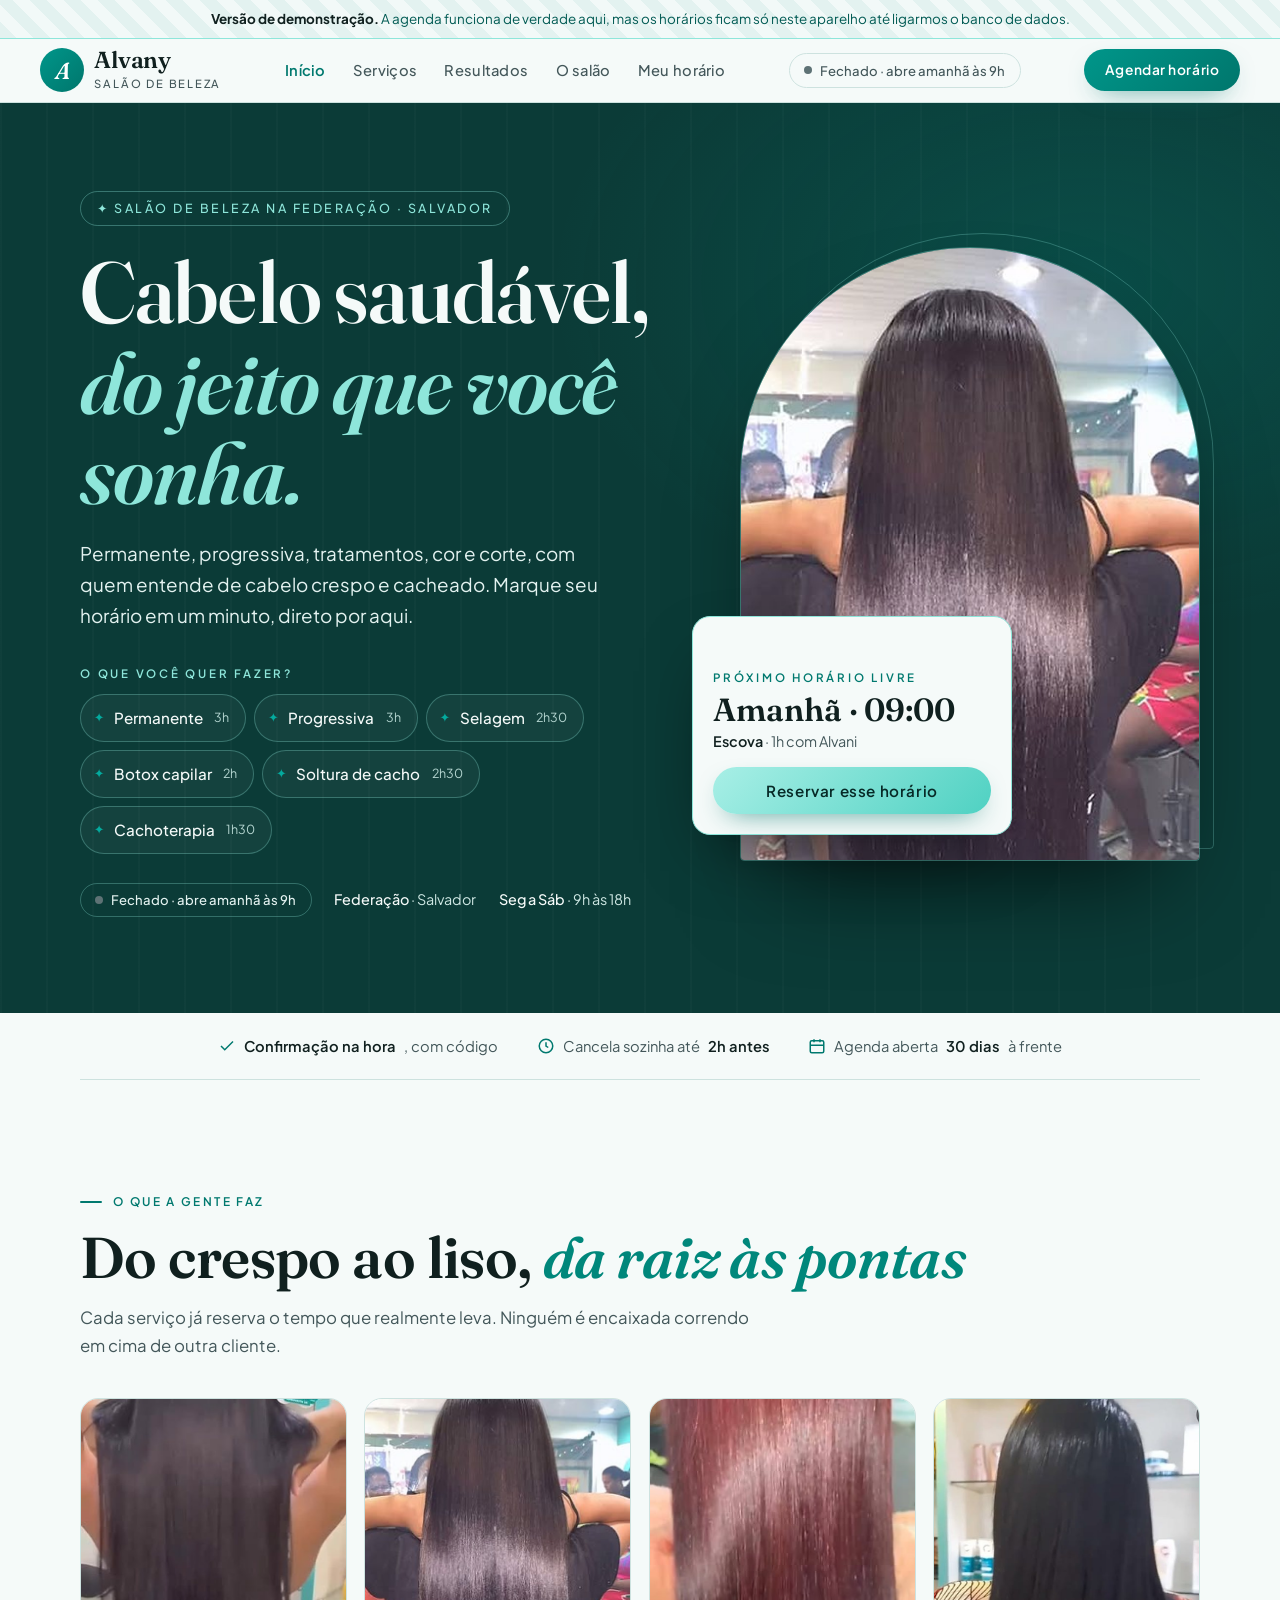
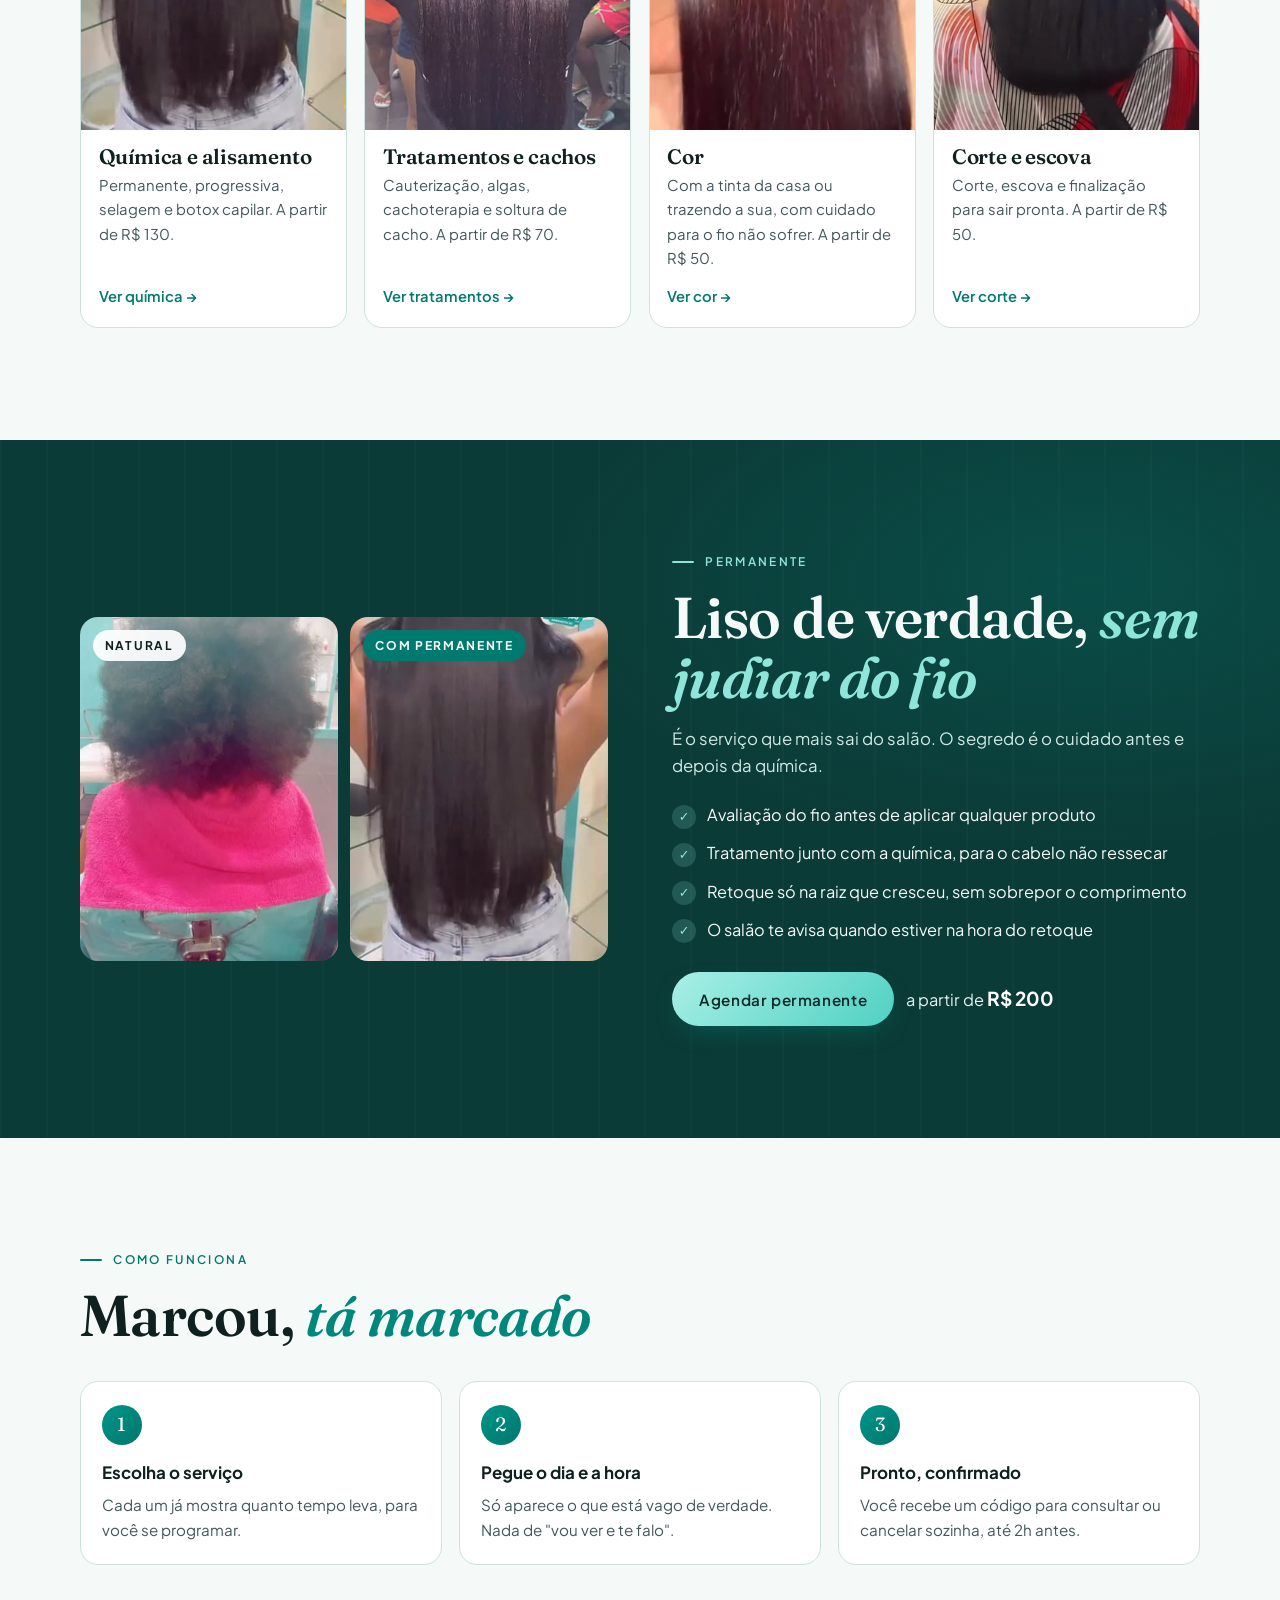
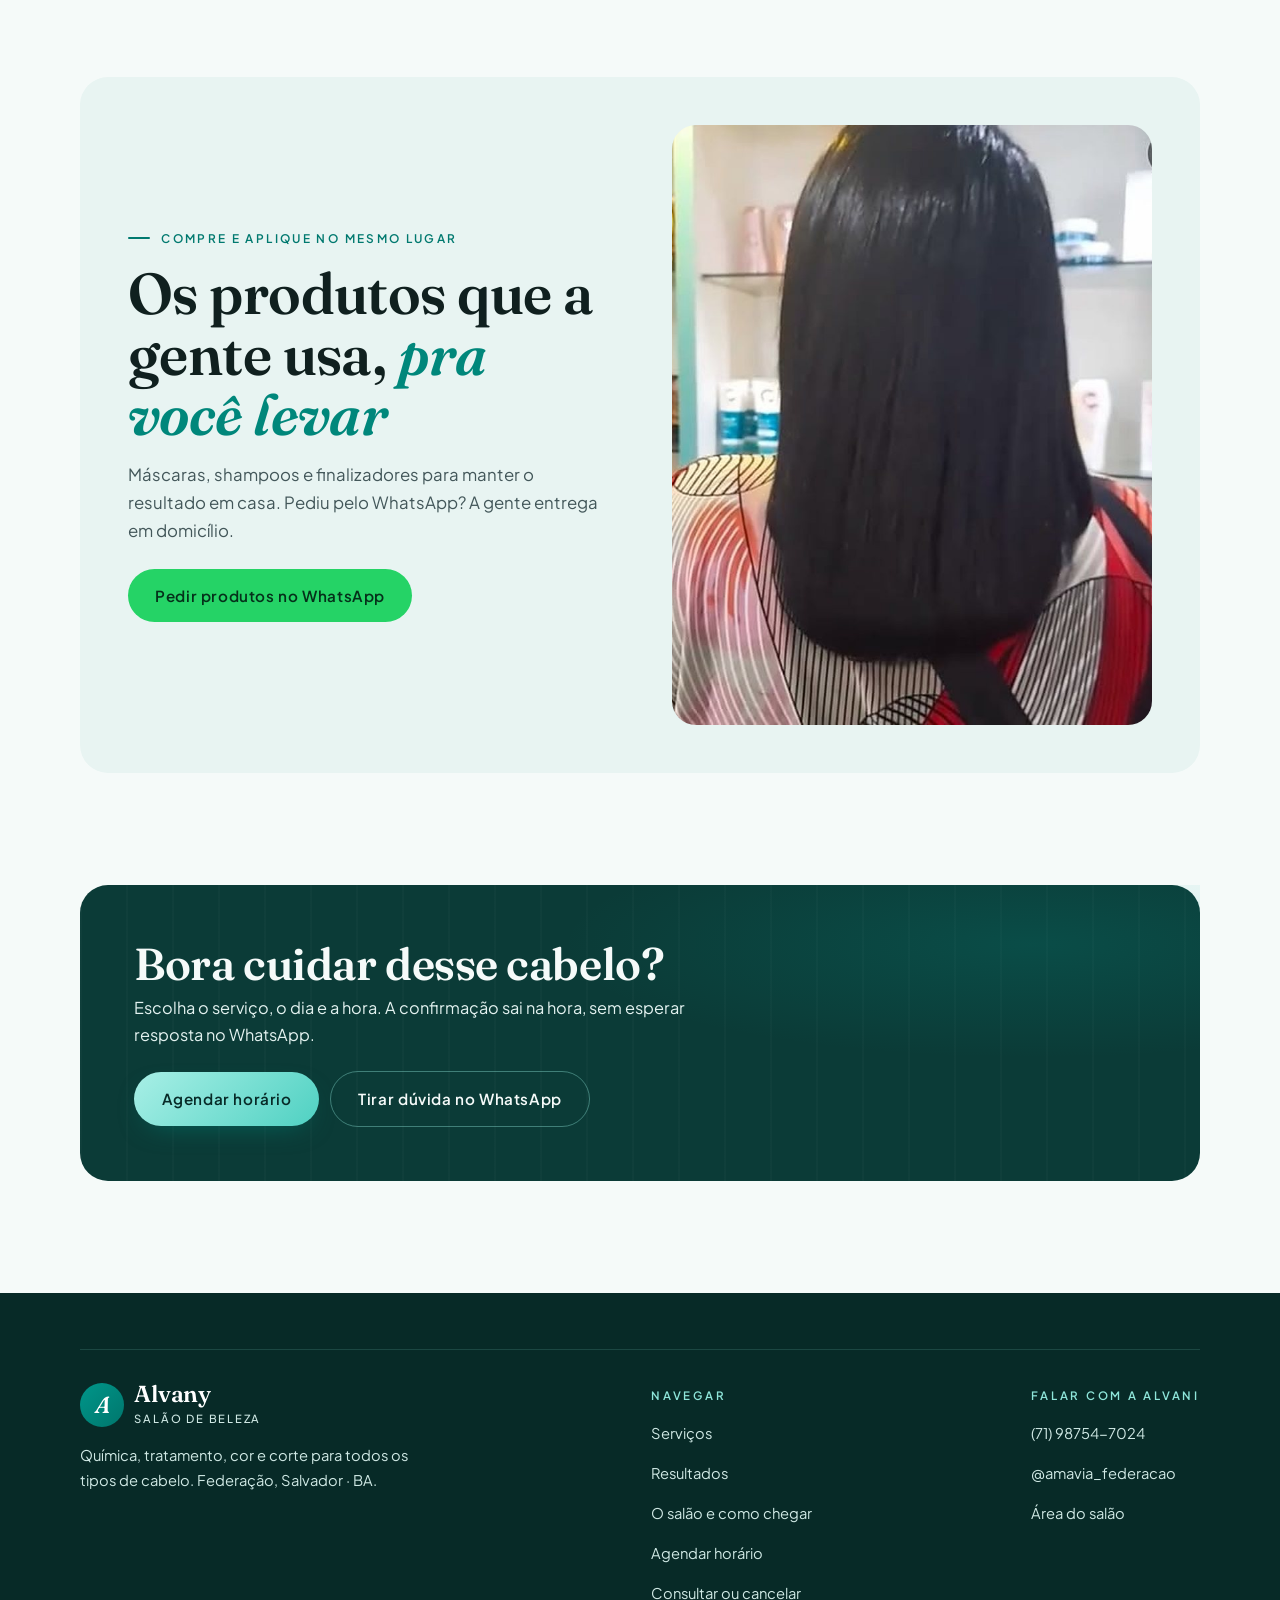
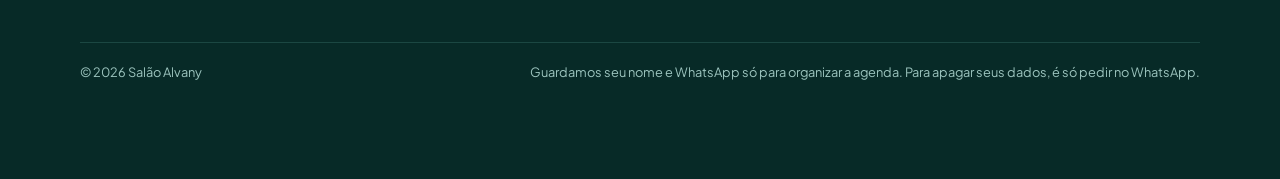
<file: index.html>
<!DOCTYPE html>
<html lang="pt-BR">
<head>
<meta charset="UTF-8">
<meta name="viewport" content="width=device-width, initial-scale=1.0">
<title>Salão Alvany · Federação, Salvador · Agende online</title>
<meta name="description" content="Salão de beleza na Federação, Salvador. Permanente afro, tratamentos, cor e corte. Agende seu horário online e confirme na hora.">
<meta name="theme-color" content="#0B3B37">
<link rel="icon" href="fotos/icone.svg" type="image/svg+xml">
<meta property="og:type" content="website">
<meta property="og:title" content="Salão Alvany · Federação, Salvador · Agende online">
<meta property="og:description" content="Salão de beleza na Federação, Salvador. Permanente afro, tratamentos, cor e corte. Agende seu horário online e confirme na hora.">
<meta property="og:image" content="fotos/liso-longo.jpg">
<meta property="og:locale" content="pt_BR">
<link rel="preconnect" href="https://fonts.googleapis.com">
<link rel="preconnect" href="https://fonts.gstatic.com" crossorigin>
<link href="https://fonts.googleapis.com/css2?family=Fraunces:ital,opsz,wght@0,9..144,500;0,9..144,600;1,9..144,500;1,9..144,600&family=Plus+Jakarta+Sans:wght@400;500;600;700&display=swap" rel="stylesheet">
<link rel="stylesheet" href="assets/estilo.css?v=20261015143721">
<script type="application/ld+json">
{"@context":"https://schema.org","@type":"HairSalon","name":"Salão Alvany","telephone":"+55 71 98754-7024",
 "address":{"@type":"PostalAddress","addressLocality":"Salvador","addressRegion":"BA","streetAddress":"Federação","addressCountry":"BR"},
 "sameAs":["https://www.instagram.com/amavia_federacao/"],
 "openingHoursSpecification":[{"@type":"OpeningHoursSpecification","dayOfWeek":["Monday","Tuesday","Wednesday","Thursday","Friday","Saturday"],"opens":"09:00","closes":"18:00"}]}
</script>
</head>
<body>

<div id="faixa-demo" class="faixa-demo" hidden>
  <b>Versão de demonstração.</b> A agenda funciona de verdade aqui, mas os horários ficam só neste aparelho até ligarmos o banco de dados.
</div>

<header class="topo">
  <div class="wrap topo-in">
    <a class="marca" href="index.html" aria-label="Salão Alvany, início">
      <span class="selo-a" aria-hidden="true">A</span>
      <span><b>Alvany</b><small>Salão de beleza</small></span>
    </a>
    <nav class="menu" aria-label="Principal">
      <a href="index.html" aria-current="page">Início</a>
      <a href="servicos.html">Serviços</a>
      <a href="resultados.html">Resultados</a>
      <a href="salao.html">O salão</a>
      <a href="agendar.html#meu-horario">Meu horário</a>
    </nav>
    <span class="status" data-status></span>
    <a class="btn btn-prata" href="agendar.html">Agendar horário</a>
    <button class="btn-menu" id="btn-menu" type="button" aria-label="Abrir menu" aria-expanded="false" aria-controls="gaveta">
      <svg width="22" height="22" viewBox="0 0 24 24" fill="none" stroke="currentColor" stroke-width="2" stroke-linecap="round"><path d="M4 7h16M4 12h16M4 17h16"/></svg>
    </button>
  </div>
</header>

<div class="gaveta" id="gaveta">
  <nav class="gaveta-in" aria-label="Menu">
    <button class="gaveta-fechar" type="button" aria-label="Fechar menu">×</button>
    <a class="link" href="index.html" aria-current="page">Início</a>
    <a class="link" href="servicos.html">Serviços</a>
    <a class="link" href="resultados.html">Resultados</a>
    <a class="link" href="salao.html">O salão</a>
    <a class="link" href="agendar.html#meu-horario">Meu horário</a>
    <a class="btn btn-prata" href="agendar.html">Agendar horário</a>
    <a class="btn btn-zap" data-zap>Chamar no WhatsApp</a>
  </nav>
</div>

<section class="hero escuro">
  <div class="wrap hero-in">
    <div class="hero-txt">
      <span class="selo">✦ Salão de beleza na Federação · Salvador</span>
      <h1>Cabelo saudável, <em>do jeito que você sonha.</em></h1>
      <p class="lead">
        Permanente, progressiva, tratamentos, cor e corte, com quem entende de cabelo crespo e cacheado.
        Marque seu horário em um minuto, direto por aqui.
      </p>

      <p class="rotulo">O que você quer fazer?</p>
      <div class="atalhos" id="atalhos"><div class="carregando">Carregando a agenda…</div></div>

      <div class="hero-rodape">
        <span class="status" data-status></span>
        <span><b>Federação</b> · Salvador</span>
        <span><b>Seg a Sáb</b> · 9h às 18h</span>
      </div>
    </div>

    <div class="hero-foto">
      <div class="arco"><img src="fotos/liso-longo.jpg" alt="Cliente de costas mostrando o cabelo longo, liso e brilhante, feito no salão." width="540" height="960"></div>
      <aside class="proximo" id="proximo" aria-live="polite">
        <p class="rotulo">Próximo horário livre</p>
        <div class="proximo-quando" id="px-quando">Procurando…</div>
        <p class="proximo-com" id="px-com">&nbsp;</p>
        <a class="btn btn-prata" id="px-reservar" href="agendar.html" aria-disabled="true">Reservar esse horário</a>
      </aside>
    </div>
  </div>
</section>

<div class="wrap">
  <div class="selos">
    <span><svg width="18" height="18" viewBox="0 0 24 24" fill="none" stroke="currentColor" stroke-width="2"><path d="M20 6 9 17l-5-5"/></svg><b>Confirmação na hora</b>, com código</span>
    <span><svg width="18" height="18" viewBox="0 0 24 24" fill="none" stroke="currentColor" stroke-width="2"><circle cx="12" cy="12" r="9"/><path d="M12 7v5l3 2"/></svg>Cancela sozinha até <b>2h antes</b></span>
    <span><svg width="18" height="18" viewBox="0 0 24 24" fill="none" stroke="currentColor" stroke-width="2"><rect x="3" y="5" width="18" height="16" rx="2"/><path d="M8 3v4M16 3v4M3 11h18"/></svg>Agenda aberta <b>30 dias</b> à frente</span>
  </div>
</div>

<section class="secao" id="especialidades">
  <div class="wrap">
    <p class="olho">O que a gente faz</p>
    <h2>Do crespo ao liso, <em class="ouro">da raiz às pontas</em></h2>
    <p class="sub">Cada serviço já reserva o tempo que realmente leva. Ninguém é encaixada correndo em cima de outra cliente.</p>

    <div class="destaques">
      <a class="destaque revela" href="servicos.html#quimica-e-alisamento">
        <img src="fotos/liso-brilho.jpg" loading="lazy" alt="Cabelo liso e brilhante depois do permanente." style="object-position:50% 20%">
        <div><h3>Química e alisamento</h3><p>Permanente, progressiva, selagem e botox capilar. A partir de R$ 130.</p><span>Ver química →</span></div>
      </a>
      <a class="destaque revela" href="servicos.html#tratamentos">
        <img src="fotos/liso-longo.jpg" loading="lazy" alt="Cabelo longo hidratado e com brilho." style="object-position:50% 60%">
        <div><h3>Tratamentos e cachos</h3><p>Cauterização, algas, cachoterapia e soltura de cacho. A partir de R$ 70.</p><span>Ver tratamentos →</span></div>
      </a>
      <a class="destaque revela" href="servicos.html#cor">
        <img src="fotos/coloracao-marsala.jpg" loading="lazy" alt="Cabelo liso com coloração marsala.">
        <div><h3>Cor</h3><p>Com a tinta da casa ou trazendo a sua, com cuidado para o fio não sofrer. A partir de R$ 50.</p><span>Ver cor →</span></div>
      </a>
      <a class="destaque revela" href="servicos.html#corte-e-finalizacao">
        <img src="fotos/corte-chanel.jpg" loading="lazy" alt="Cabelo preto liso em corte na altura dos ombros.">
        <div><h3>Corte e escova</h3><p>Corte, escova e finalização para sair pronta. A partir de R$ 50.</p><span>Ver corte →</span></div>
      </a>
    </div>
  </div>
</section>

<section class="secao escuro">
  <div class="wrap lado-a-lado">
    <div class="antes-depois revela">
      <figure><img src="fotos/volume-afro.jpg" loading="lazy" alt="Cabelo crespo natural, com bastante volume."><figcaption>Natural</figcaption></figure>
      <figure><img src="fotos/liso-brilho.jpg" loading="lazy" alt="Cabelo liso e brilhante depois do permanente afro."><figcaption>Com permanente</figcaption></figure>
    </div>
    <div class="revela">
      <p class="olho">Permanente</p>
      <h2>Liso de verdade, <em class="ouro">sem judiar do fio</em></h2>
      <p class="sub">É o serviço que mais sai do salão. O segredo é o cuidado antes e depois da química.</p>
      <ul class="lista-check">
        <li>Avaliação do fio antes de aplicar qualquer produto</li>
        <li>Tratamento junto com a química, para o cabelo não ressecar</li>
        <li>Retoque só na raiz que cresceu, sem sobrepor o comprimento</li>
        <li>O salão te avisa quando estiver na hora do retoque</li>
      </ul>
      <div class="acoes" style="margin-top:0;align-items:center"><a class="btn btn-prata" href="agendar.html?servico=permanente-afro">Agendar permanente</a><span style="color:#E3F2F0">a partir de <b style="color:#fff;font-size:1.2rem">R$ 200</b></span></div>
    </div>
  </div>
</section>

<section class="secao">
  <div class="wrap">
    <p class="olho">Como funciona</p>
    <h2>Marcou, <em class="ouro">tá marcado</em></h2>
    <div class="passos-3">
      <div class="passo-3 revela"><b>Escolha o serviço</b><p>Cada um já mostra quanto tempo leva, para você se programar.</p></div>
      <div class="passo-3 revela"><b>Pegue o dia e a hora</b><p>Só aparece o que está vago de verdade. Nada de "vou ver e te falo".</p></div>
      <div class="passo-3 revela"><b>Pronto, confirmado</b><p>Você recebe um código para consultar ou cancelar sozinha, até 2h antes.</p></div>
    </div>
  </div>
</section>

<section class="secao" style="padding-top:0">
  <div class="wrap">
    <div class="loja lado-a-lado">
      <div>
        <p class="olho">Compre e aplique no mesmo lugar</p>
        <h2>Os produtos que a gente usa, <em class="ouro">pra você levar</em></h2>
        <p class="sub">Máscaras, shampoos e finalizadores para manter o resultado em casa. Pediu pelo WhatsApp? A gente entrega em domicílio.</p>
        <div class="acoes"><a class="btn btn-zap" data-zap="Oi, Alvani! Quero saber dos produtos para levar pra casa.">Pedir produtos no WhatsApp</a></div>
      </div>
      <div class="foto-redonda revela"><img src="fotos/corte-chanel.jpg" loading="lazy" alt="Cliente no salão, com as prateleiras de produtos ao fundo."></div>
    </div>
  </div>
</section>

<section class="secao" style="padding-top:0">
  <div class="wrap">
    <div class="chamada escuro">
      <div>
        <h2>Bora cuidar desse cabelo?</h2>
        <p>Escolha o serviço, o dia e a hora. A confirmação sai na hora, sem esperar resposta no WhatsApp.</p>
      </div>
      <div class="acoes" style="margin:0">
        <a class="btn btn-prata" href="agendar.html">Agendar horário</a>
        <a class="btn btn-linha" data-zap>Tirar dúvida no WhatsApp</a>
      </div>
    </div>
  </div>
</section>

<footer class="rodape">
  <div class="wrap">
    <div class="rodape-in">
      <div style="max-width:22rem">
        <a class="marca" href="index.html" style="color:#fff"><span class="selo-a" aria-hidden="true">A</span><span><b style="color:#fff">Alvany</b><small style="color:#CFE8E4">Salão de beleza</small></span></a>
        <p style="margin-top:1rem">Química, tratamento, cor e corte para todos os tipos de cabelo. Federação, Salvador · BA.</p>
      </div>
      <div>
        <b class="rodape-titulo">Navegar</b>
        <ul class="rodape-links">
          <li><a href="servicos.html">Serviços</a></li>
          <li><a href="resultados.html">Resultados</a></li>
          <li><a href="salao.html">O salão e como chegar</a></li>
          <li><a href="agendar.html">Agendar horário</a></li>
          <li><a href="agendar.html#meu-horario">Consultar ou cancelar</a></li>
        </ul>
      </div>
      <div>
        <b class="rodape-titulo">Falar com a Alvani</b>
        <ul class="rodape-links">
          <li><a data-zap>(71) 98754-7024</a></li>
          <li><a href="https://www.instagram.com/amavia_federacao/" target="_blank" rel="noopener">@amavia_federacao</a></li>
          <li><a href="admin.html">Área do salão</a></li>
        </ul>
      </div>
    </div>
    <div class="creditos">
      <span>© <span id="ano"></span> Salão Alvany</span>
      <span>Guardamos seu nome e WhatsApp só para organizar a agenda. Para apagar seus dados, é só pedir no WhatsApp.</span>
    </div>
  </div>
</footer>

<a class="flutua" href="agendar.html"><svg width="18" height="18" viewBox="0 0 24 24" fill="none" stroke="currentColor" stroke-width="2"><rect x="3" y="5" width="18" height="16" rx="2"/><path d="M8 3v4M16 3v4M3 11h18"/></svg> Agendar</a>

<script src="assets/config.js?v=20261015143721"></script>
<script src="assets/agenda.js?v=20261015143721"></script>
<script src="assets/site.js?v=20261015143721"></script>
</body>
</html>
</file>
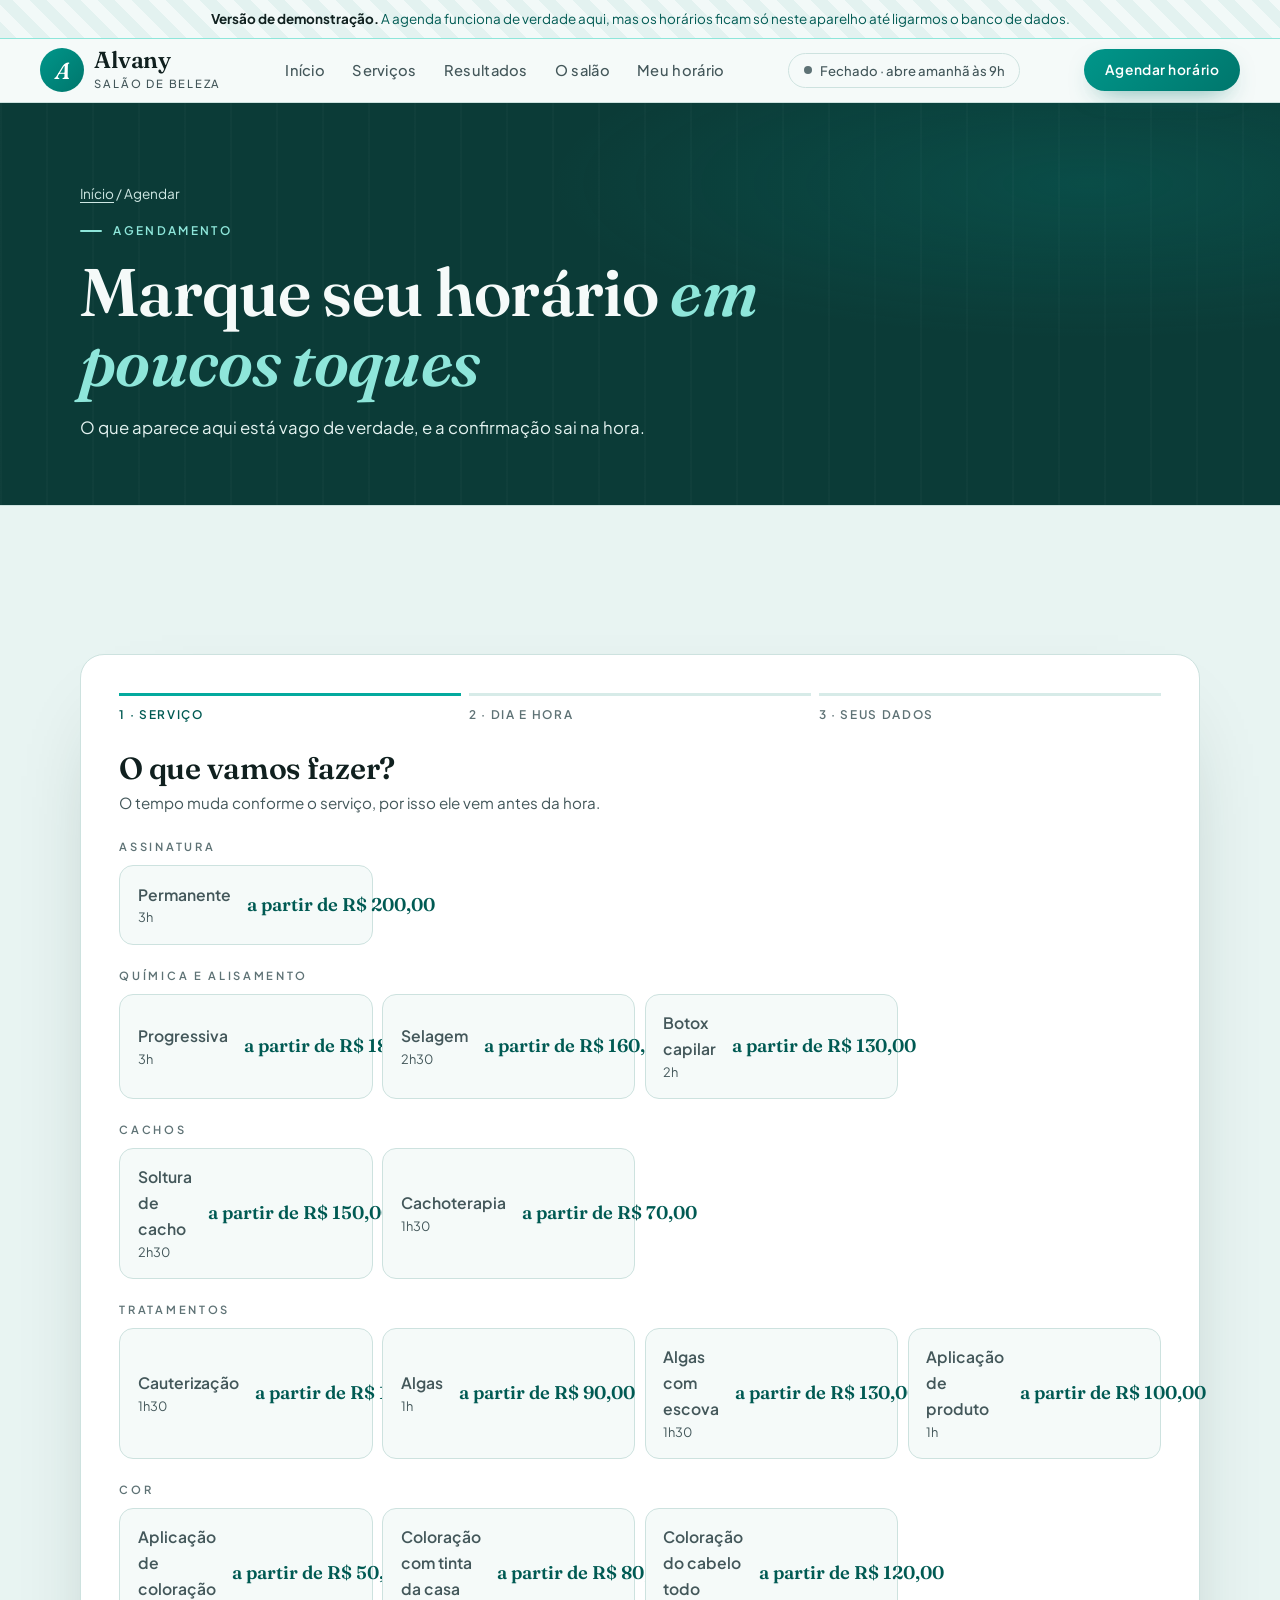
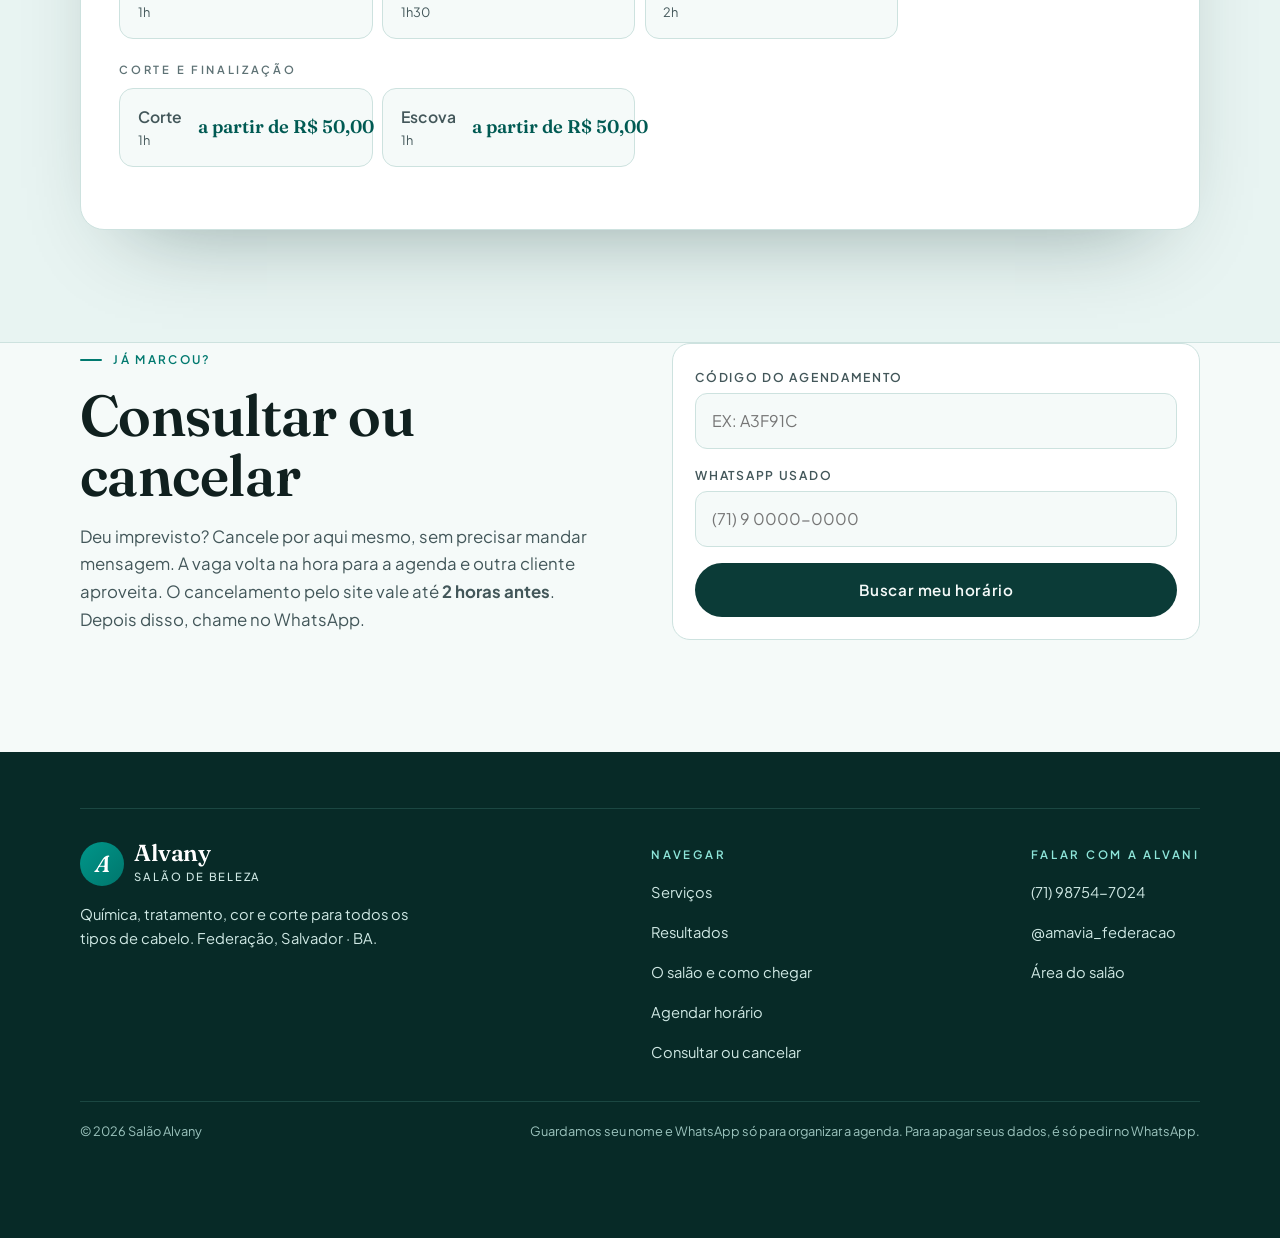
<file: agendar.html>
<!DOCTYPE html>
<html lang="pt-BR">
<head>
<meta charset="UTF-8">
<meta name="viewport" content="width=device-width, initial-scale=1.0">
<title>Agendar horário · Salão Alvany · Federação</title>
<meta name="description" content="Escolha o serviço, o dia e a hora e confirme na hora. Sem app e sem cadastro.">
<meta name="theme-color" content="#0B3B37">
<link rel="icon" href="fotos/icone.svg" type="image/svg+xml">
<meta property="og:type" content="website">
<meta property="og:title" content="Agendar horário · Salão Alvany · Federação">
<meta property="og:description" content="Escolha o serviço, o dia e a hora e confirme na hora. Sem app e sem cadastro.">
<meta property="og:image" content="fotos/liso-longo.jpg">
<meta property="og:locale" content="pt_BR">
<link rel="preconnect" href="https://fonts.googleapis.com">
<link rel="preconnect" href="https://fonts.gstatic.com" crossorigin>
<link href="https://fonts.googleapis.com/css2?family=Fraunces:ital,opsz,wght@0,9..144,500;0,9..144,600;1,9..144,500;1,9..144,600&family=Plus+Jakarta+Sans:wght@400;500;600;700&display=swap" rel="stylesheet">
<link rel="stylesheet" href="assets/estilo.css?v=20261015143721">
<script type="application/ld+json">
{"@context":"https://schema.org","@type":"HairSalon","name":"Salão Alvany","telephone":"+55 71 98754-7024",
 "address":{"@type":"PostalAddress","addressLocality":"Salvador","addressRegion":"BA","streetAddress":"Federação","addressCountry":"BR"},
 "sameAs":["https://www.instagram.com/amavia_federacao/"],
 "openingHoursSpecification":[{"@type":"OpeningHoursSpecification","dayOfWeek":["Monday","Tuesday","Wednesday","Thursday","Friday","Saturday"],"opens":"09:00","closes":"18:00"}]}
</script>
</head>
<body>

<div id="faixa-demo" class="faixa-demo" hidden>
  <b>Versão de demonstração.</b> A agenda funciona de verdade aqui, mas os horários ficam só neste aparelho até ligarmos o banco de dados.
</div>

<header class="topo">
  <div class="wrap topo-in">
    <a class="marca" href="index.html" aria-label="Salão Alvany, início">
      <span class="selo-a" aria-hidden="true">A</span>
      <span><b>Alvany</b><small>Salão de beleza</small></span>
    </a>
    <nav class="menu" aria-label="Principal">
      <a href="index.html">Início</a>
      <a href="servicos.html">Serviços</a>
      <a href="resultados.html">Resultados</a>
      <a href="salao.html">O salão</a>
      <a href="agendar.html#meu-horario">Meu horário</a>
    </nav>
    <span class="status" data-status></span>
    <a class="btn btn-prata" href="agendar.html">Agendar horário</a>
    <button class="btn-menu" id="btn-menu" type="button" aria-label="Abrir menu" aria-expanded="false" aria-controls="gaveta">
      <svg width="22" height="22" viewBox="0 0 24 24" fill="none" stroke="currentColor" stroke-width="2" stroke-linecap="round"><path d="M4 7h16M4 12h16M4 17h16"/></svg>
    </button>
  </div>
</header>

<div class="gaveta" id="gaveta">
  <nav class="gaveta-in" aria-label="Menu">
    <button class="gaveta-fechar" type="button" aria-label="Fechar menu">×</button>
    <a class="link" href="index.html">Início</a>
    <a class="link" href="servicos.html">Serviços</a>
    <a class="link" href="resultados.html">Resultados</a>
    <a class="link" href="salao.html">O salão</a>
    <a class="link" href="agendar.html#meu-horario">Meu horário</a>
    <a class="btn btn-prata" href="agendar.html">Agendar horário</a>
    <a class="btn btn-zap" data-zap>Chamar no WhatsApp</a>
  </nav>
</div>

<section class="pagina-topo escuro">
  <div class="wrap">
    <p class="migalha"><a href="index.html">Início</a> / Agendar</p>
    <p class="olho">Agendamento</p>
    <h1>Marque seu horário <em>em poucos toques</em></h1>
    <p class="sub">O que aparece aqui está vago de verdade, e a confirmação sai na hora.</p>
  </div>
</section>

<section class="secao agendar" id="agendar">
  <div class="wrap">
    <div class="painel" id="agendar-app">
      <div class="passos" id="passos">
        <div class="passo" data-estado="atual">1 · Profissional</div>
        <div class="passo" data-estado="aberto">2 · Serviço</div>
        <div class="passo" data-estado="aberto">3 · Dia e hora</div>
        <div class="passo" data-estado="aberto">4 · Seus dados</div>
      </div>
      <div class="escolhas" id="escolhas" hidden></div>

      <div class="etapa" data-etapa="1" data-ativa>
        <h3>Com quem você quer agendar?</h3>
        <p class="dica">Cada profissional tem a própria agenda.</p>
        <div class="lista-barbeiros" id="lista-barbeiros"></div>
      </div>

      <div class="etapa" data-etapa="2">
        <h3>O que vamos fazer?</h3>
        <p class="dica">O tempo muda conforme o serviço, por isso ele vem antes da hora.</p>
        <div id="lista-servicos"></div>
        <div class="acoes"><button class="voltar" type="button" data-voltar="1">← Trocar a profissional</button></div>
      </div>

      <div class="etapa" data-etapa="3">
        <h3>Escolha o dia e a hora</h3>
        <div class="fita" id="fita-dias"></div>
        <p class="titulo-dia" id="titulo-dia"></p>
        <div id="caixa-horas"></div>
        <div class="acoes"><button class="voltar" type="button" data-voltar="2">← Trocar o serviço</button></div>
      </div>

      <div class="etapa" data-etapa="4">
        <h3>Quase lá</h3>
        <p class="dica">Só falta saber quem vem.</p>
        <div class="resumo" id="resumo"></div>
        <form id="form-cliente" novalidate>
          <div class="campos">
            <div class="campo">
              <label for="cli-nome">Seu nome</label>
              <input id="cli-nome" name="nome" type="text" autocomplete="name" placeholder="Como te chamam" required>
            </div>
            <div class="campo">
              <label for="cli-tel">WhatsApp</label>
              <input id="cli-tel" name="tel" type="tel" inputmode="numeric" autocomplete="tel" placeholder="(71) 9 0000-0000" required>
              <p class="ajuda">Serve para o salão te achar se precisar remarcar. Não vai para lista de propaganda.</p>
            </div>
            <div class="campo">
              <label for="cli-obs">Observação <span style="text-transform:none;letter-spacing:0;font-weight:400">(opcional)</span></label>
              <textarea id="cli-obs" name="obs" maxlength="240" placeholder="Ex: cabelo com coloração, quero só a raiz, tenho foto de referência"></textarea>
            </div>
          </div>
          <div id="msg-form"></div>
          <div class="acoes">
            <button class="btn btn-prata" id="btn-confirmar" type="submit">Confirmar horário</button>
            <button class="voltar" type="button" data-voltar="3">← Trocar a hora</button>
          </div>
        </form>
      </div>

      <div class="etapa" data-etapa="5">
        <div class="sucesso">
          <div class="selo-ok" aria-hidden="true">
            <svg width="30" height="30" viewBox="0 0 24 24" fill="none" stroke="currentColor" stroke-width="3" stroke-linecap="round" stroke-linejoin="round"><path d="M20 6 9 17l-5-5"/></svg>
          </div>
          <h3>Horário confirmado</h3>
          <p class="com">com <span id="ok-barbeiro"></span></p>
          <p class="dica" id="ok-linha" style="color:var(--cinza);margin:.4rem 0 1rem"></p>
          <p style="font-size:.74rem;letter-spacing:.2em;text-transform:uppercase;color:var(--cinza);font-weight:600">Seu código</p>
          <div class="codigo" id="ok-codigo"></div>
          <p style="max-width:34rem;margin:0 auto 1.4rem;color:var(--cinza);font-size:.95rem">
            Guarde esse código: é com ele que você consulta ou cancela sozinha,
            até 2 horas antes. Chegue uns 10 minutinhos antes.
          </p>
          <div class="acoes" style="justify-content:center">
            <a class="btn btn-zap" id="ok-zap" target="_blank" rel="noopener">Avisar a Alvani no WhatsApp</a>
            <a class="btn btn-linha" id="ok-ics">Salvar no calendário</a>
            <button class="btn btn-linha" id="btn-novo" type="button">Marcar outro</button>
          </div>
        </div>
      </div>
    </div>
  </div>
</section>

<section class="secao" id="meu-horario" style="padding-top:0">
  <div class="wrap dupla">
    <div>
      <p class="olho">Já marcou?</p>
      <h2>Consultar ou cancelar</h2>
      <p class="sub">
        Deu imprevisto? Cancele por aqui mesmo, sem precisar mandar mensagem.
        A vaga volta na hora para a agenda e outra cliente aproveita.
        O cancelamento pelo site vale até <b>2 horas antes</b>. Depois disso, chame no WhatsApp.
      </p>
    </div>
    <div class="cartao">
      <form id="form-consulta">
        <div class="campos">
          <div class="campo">
            <label for="con-codigo">Código do agendamento</label>
            <input id="con-codigo" type="text" placeholder="Ex: A3F91C" style="text-transform:uppercase" required>
          </div>
          <div class="campo">
            <label for="con-tel">WhatsApp usado</label>
            <input id="con-tel" type="tel" inputmode="numeric" placeholder="(71) 9 0000-0000" required>
          </div>
          <button class="btn btn-escuro btn-bloco" type="submit">Buscar meu horário</button>
        </div>
      </form>
      <div id="saida-consulta"></div>
    </div>
  </div>
</section>

<footer class="rodape">
  <div class="wrap">
    <div class="rodape-in">
      <div style="max-width:22rem">
        <a class="marca" href="index.html" style="color:#fff"><span class="selo-a" aria-hidden="true">A</span><span><b style="color:#fff">Alvany</b><small style="color:#CFE8E4">Salão de beleza</small></span></a>
        <p style="margin-top:1rem">Química, tratamento, cor e corte para todos os tipos de cabelo. Federação, Salvador · BA.</p>
      </div>
      <div>
        <b class="rodape-titulo">Navegar</b>
        <ul class="rodape-links">
          <li><a href="servicos.html">Serviços</a></li>
          <li><a href="resultados.html">Resultados</a></li>
          <li><a href="salao.html">O salão e como chegar</a></li>
          <li><a href="agendar.html">Agendar horário</a></li>
          <li><a href="agendar.html#meu-horario">Consultar ou cancelar</a></li>
        </ul>
      </div>
      <div>
        <b class="rodape-titulo">Falar com a Alvani</b>
        <ul class="rodape-links">
          <li><a data-zap>(71) 98754-7024</a></li>
          <li><a href="https://www.instagram.com/amavia_federacao/" target="_blank" rel="noopener">@amavia_federacao</a></li>
          <li><a href="admin.html">Área do salão</a></li>
        </ul>
      </div>
    </div>
    <div class="creditos">
      <span>© <span id="ano"></span> Salão Alvany</span>
      <span>Guardamos seu nome e WhatsApp só para organizar a agenda. Para apagar seus dados, é só pedir no WhatsApp.</span>
    </div>
  </div>
</footer>

<a class="flutua" href="agendar.html"><svg width="18" height="18" viewBox="0 0 24 24" fill="none" stroke="currentColor" stroke-width="2"><rect x="3" y="5" width="18" height="16" rx="2"/><path d="M8 3v4M16 3v4M3 11h18"/></svg> Agendar</a>

<script src="assets/config.js?v=20261015143721"></script>
<script src="assets/agenda.js?v=20261015143721"></script>
<script src="assets/site.js?v=20261015143721"></script>
</body>
</html>
</file>
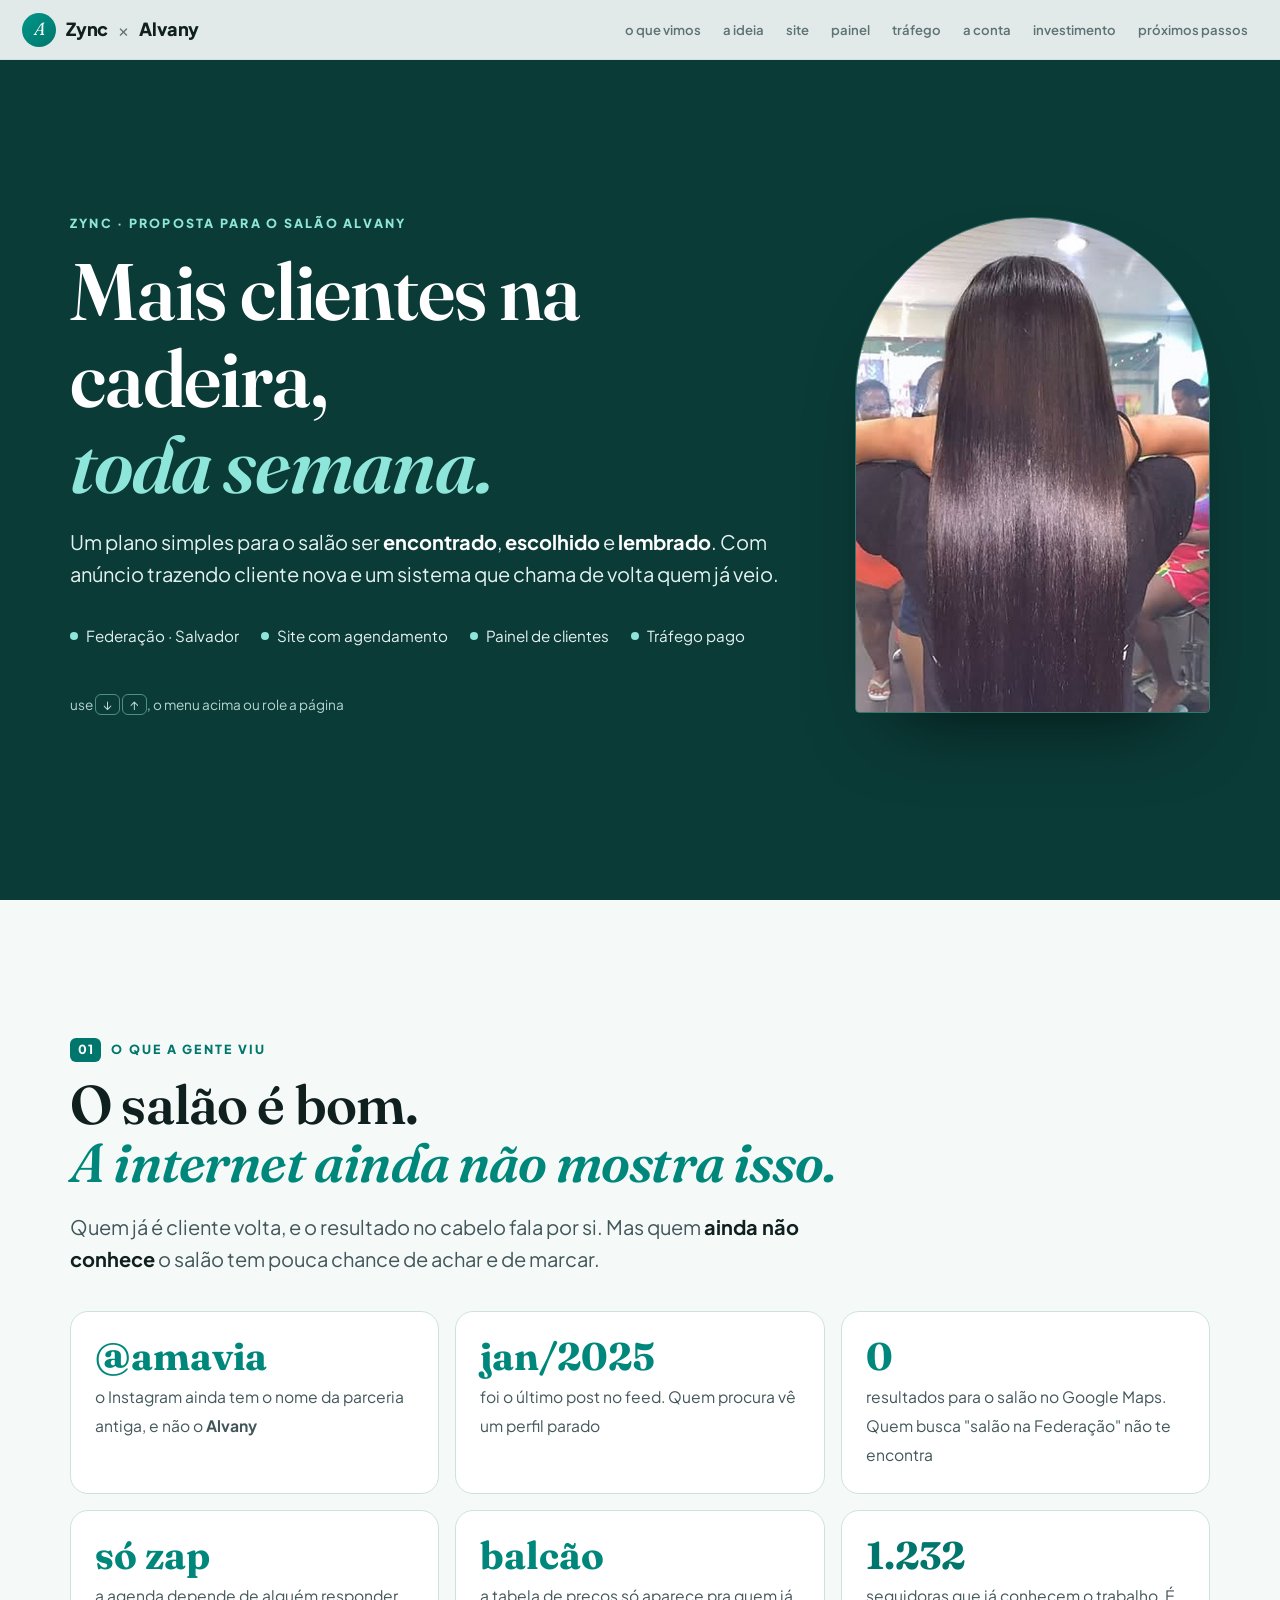
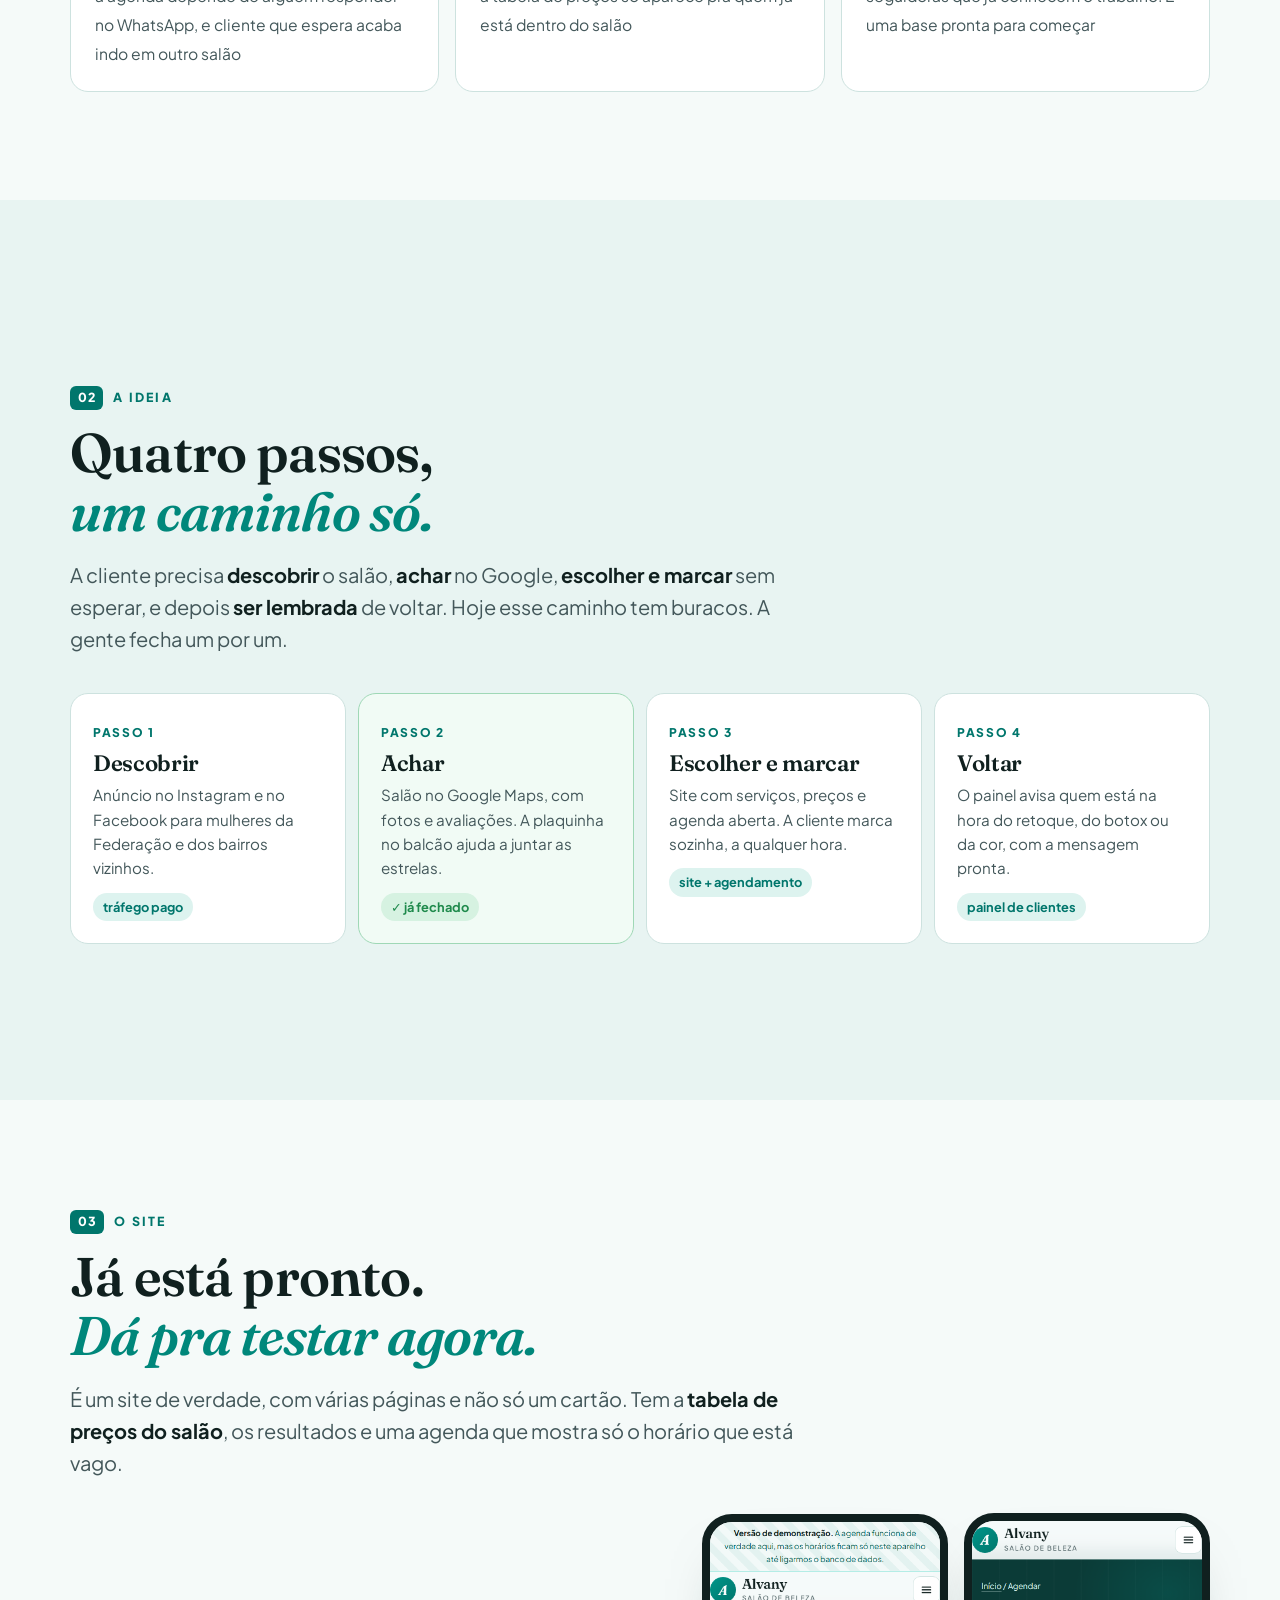
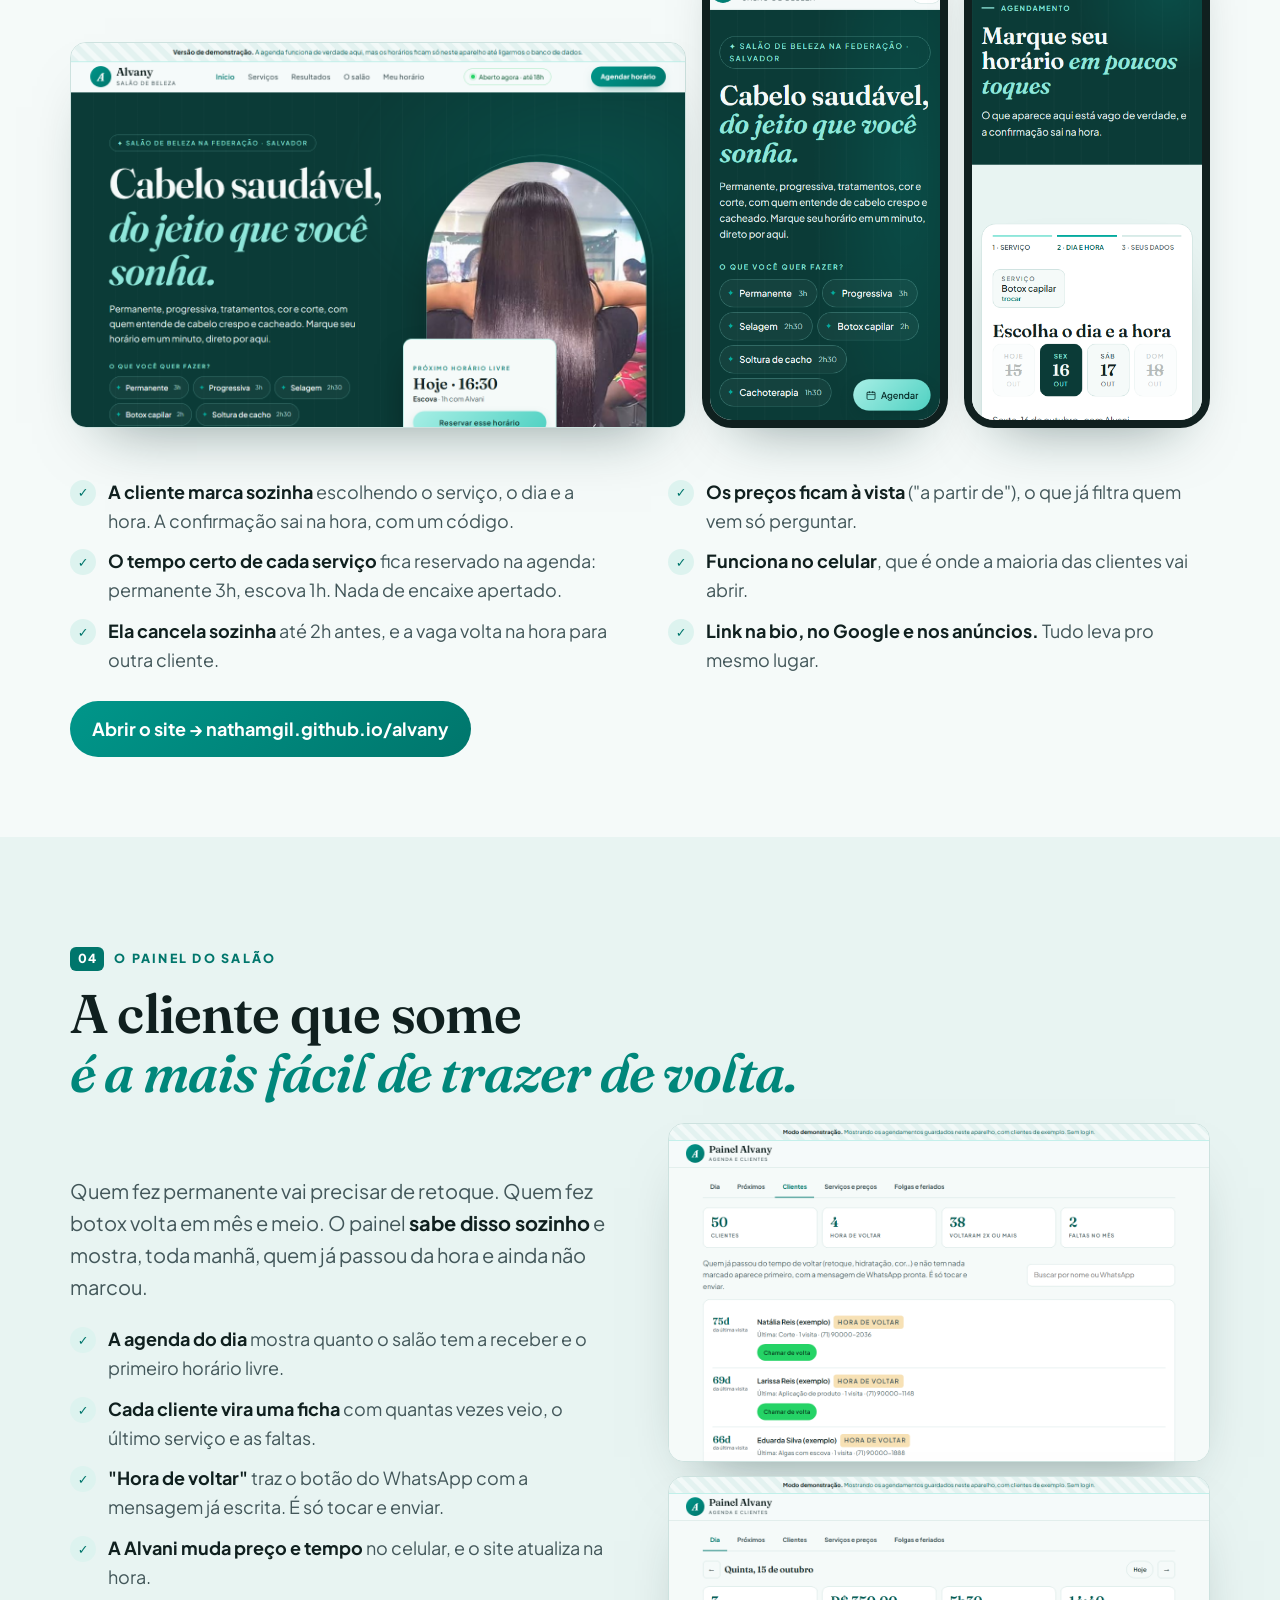
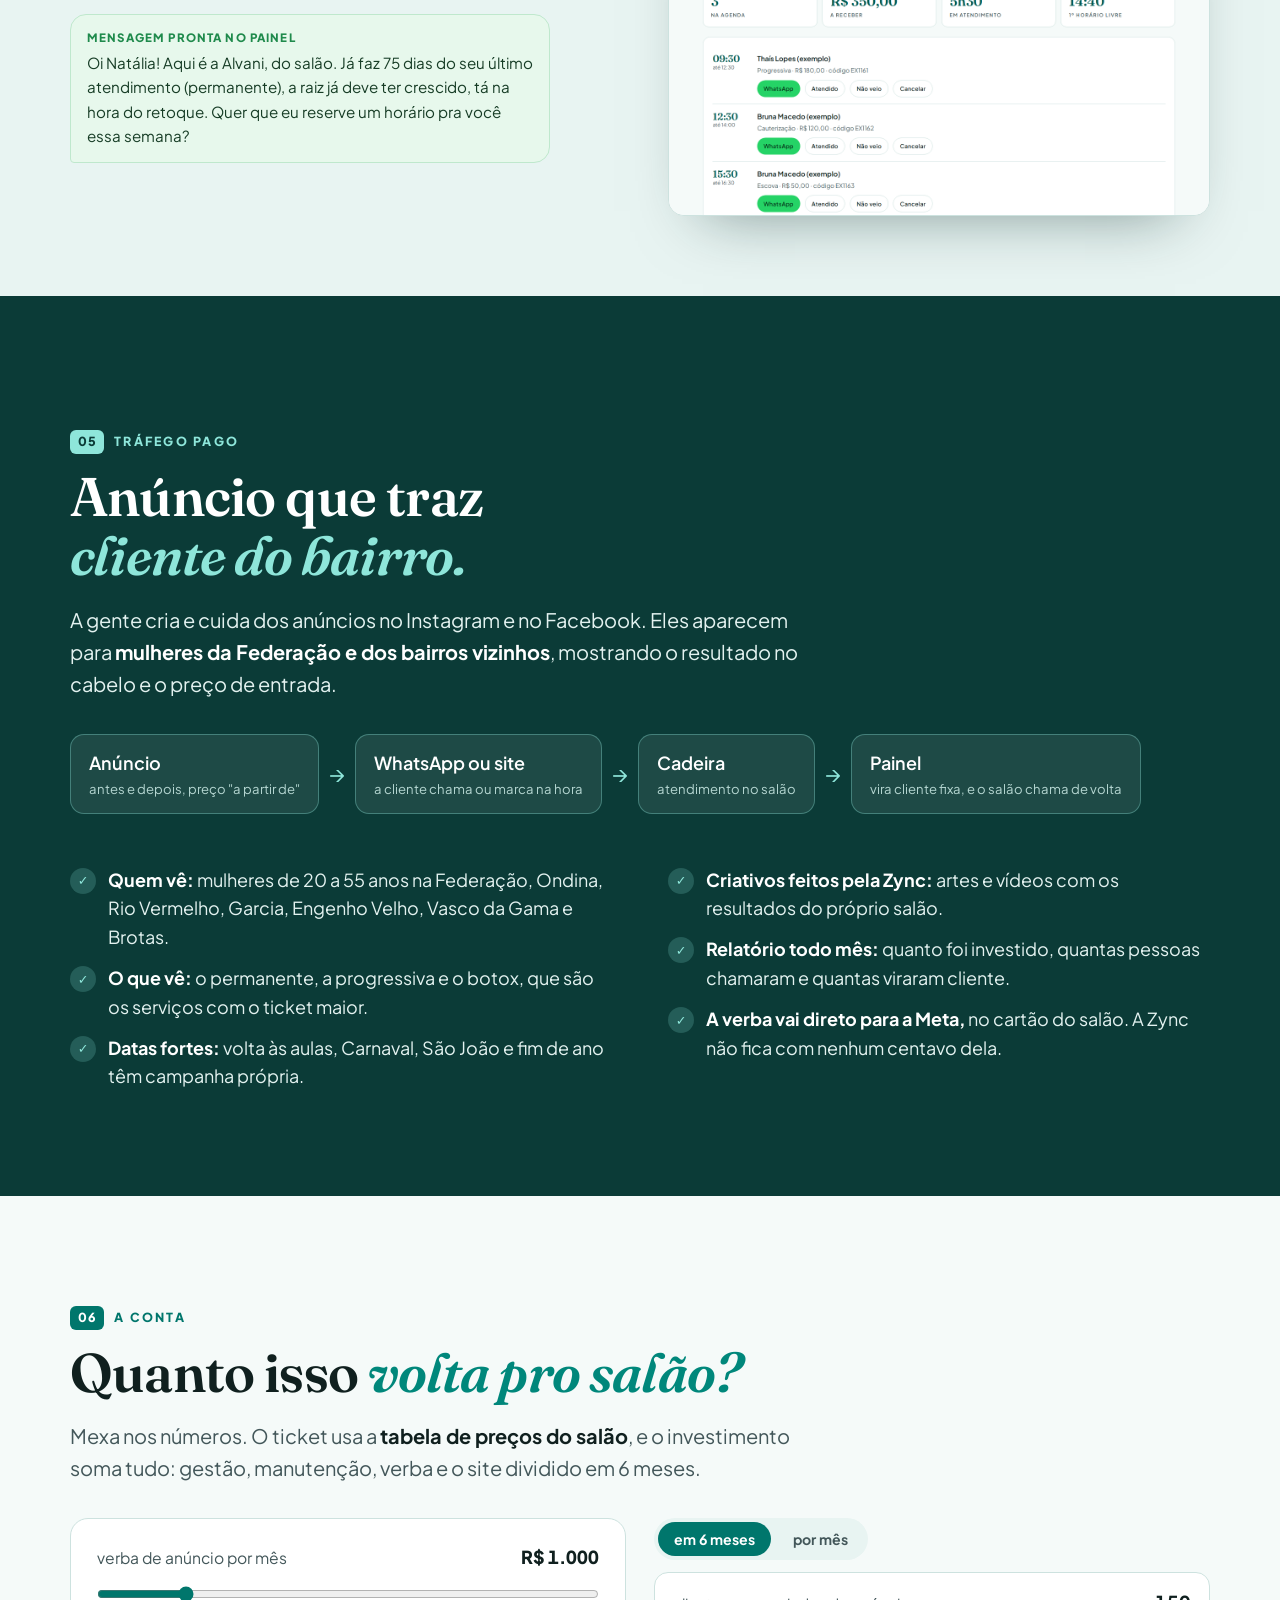
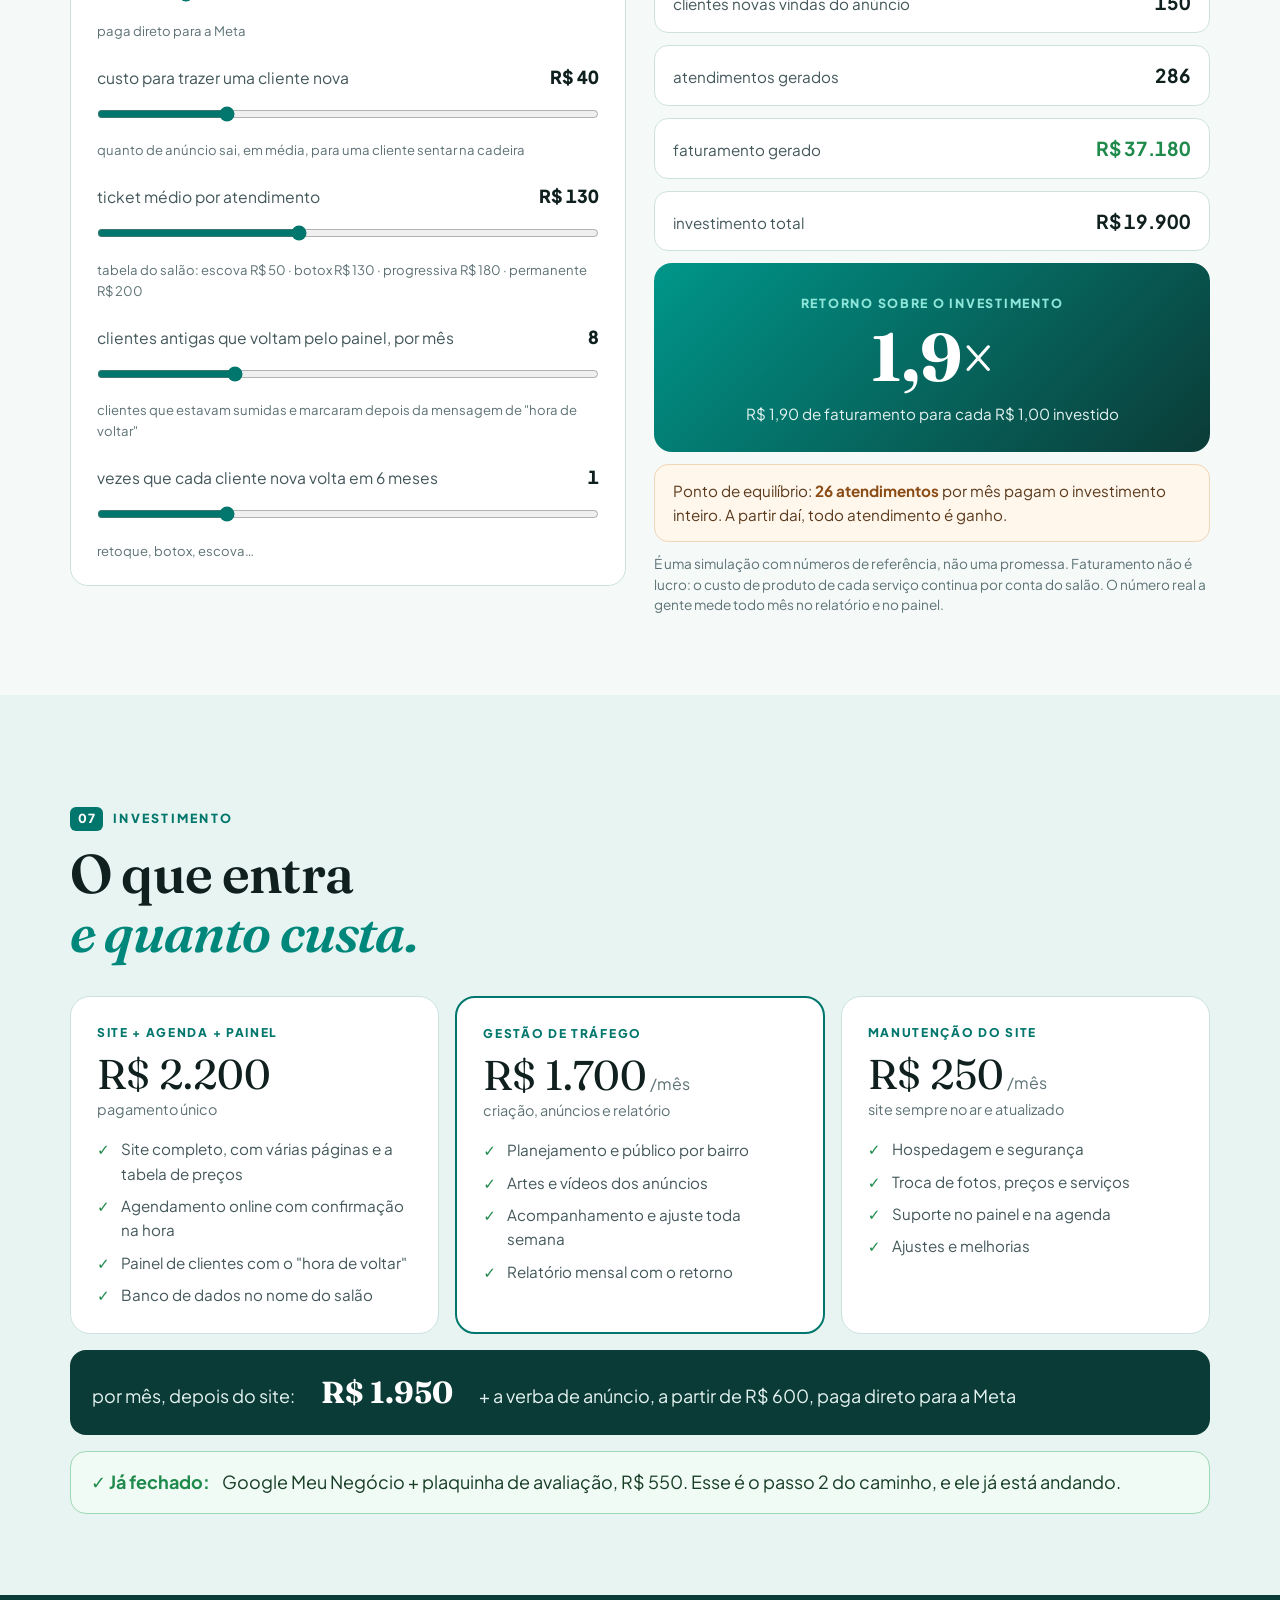
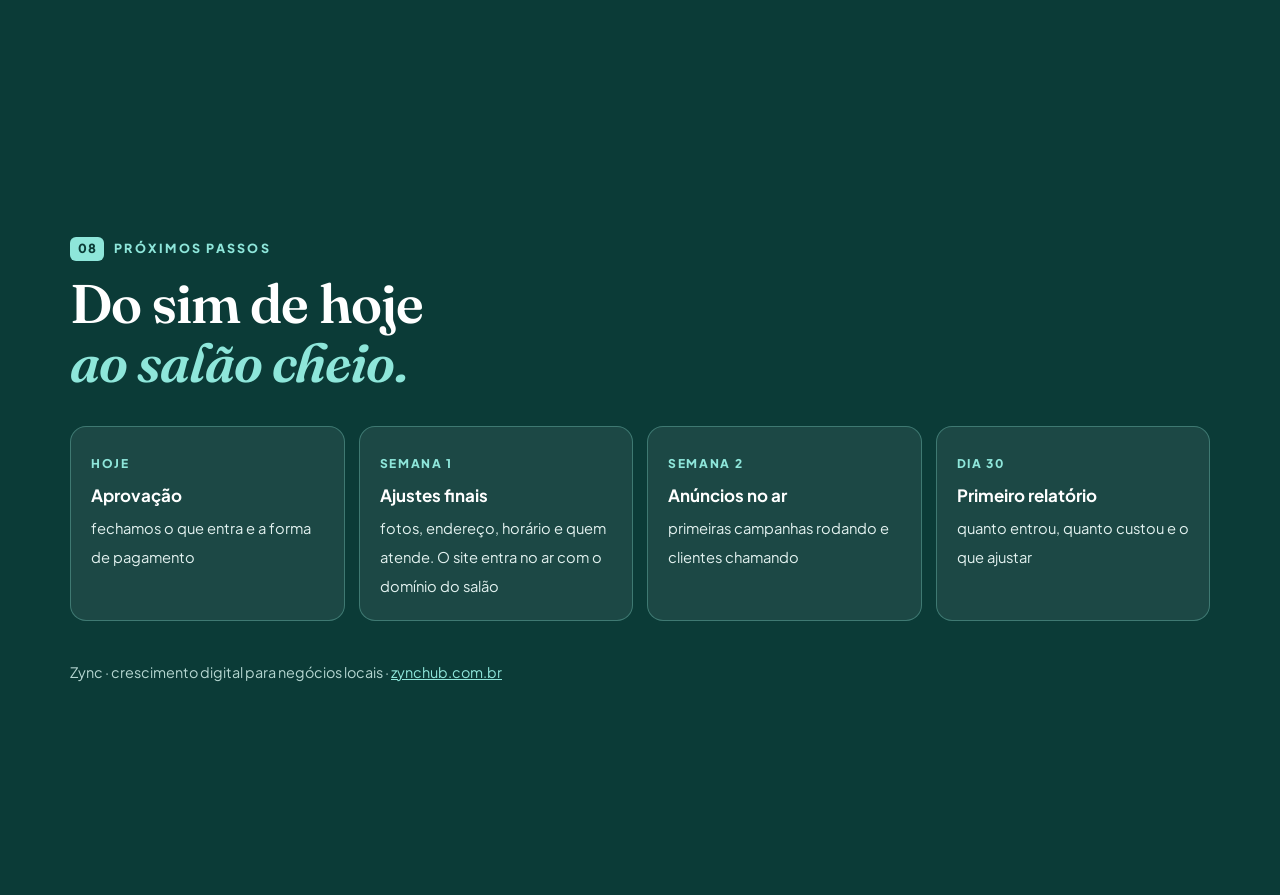
<file: apresentacao.html>
<!doctype html>
<html lang="pt-BR">
<head>
<meta charset="utf-8">
<meta name="viewport" content="width=device-width, initial-scale=1">
<meta name="theme-color" content="#0B3B37">
<meta name="robots" content="noindex, nofollow">
<title>Zync × Salão Alvany · Proposta</title>
<link rel="icon" href="fotos/icone.svg" type="image/svg+xml">
<link rel="preconnect" href="https://fonts.googleapis.com">
<link rel="preconnect" href="https://fonts.gstatic.com" crossorigin>
<link href="https://fonts.googleapis.com/css2?family=Fraunces:ital,opsz,wght@0,9..144,500;0,9..144,600;1,9..144,500;1,9..144,600&family=Plus+Jakarta+Sans:wght@400;500;600;700;800&display=swap" rel="stylesheet">
<!--
  Apresentação comercial da Zync para a Alvani (Salão Alvany, Federação).
  Navegação: setas ↑ ↓, menu do topo ou rolagem.
  Desconto na hora: abra com ?fee=1500 (ou outro valor) e a calculadora e o
  card de investimento passam a usar esse valor para a gestão de tráfego.
-->
<style>
  :root{
    --fundo:#F5FAF9; --fundo2:#E8F4F2; --cartao:#FFFFFF; --borda:#CDE2DF;
    --texto:#10201F; --cinza:#43575A; --fraco:#5E7275;
    --vinho:#00766C; --vinho2:#00968A; --vinho-esc:#0B3B37; --caramelo:#00877B; --caramelo-cl:#8EE6DA;
    --verde:#1F8A4C; --zap:#25D366;
    --display:'Fraunces', Georgia, serif; --corpo:'Plus Jakarta Sans', system-ui, sans-serif;
  }
  *{box-sizing:border-box;margin:0;padding:0}
  html{scroll-behavior:smooth}
  body{background:var(--fundo);color:var(--texto);font-family:var(--corpo);font-size:18px;line-height:1.6;-webkit-font-smoothing:antialiased;overflow-x:clip}
  img{display:block;max-width:100%}
  b,strong{font-weight:700}
  :focus-visible{outline:3px solid var(--caramelo);outline-offset:3px;border-radius:6px}

  /* topo */
  .topo{position:fixed;inset:0 0 auto 0;z-index:20;height:60px;display:flex;align-items:center;gap:24px;padding:0 22px;
    background:rgba(245,250,249,.92);backdrop-filter:blur(12px);-webkit-backdrop-filter:blur(12px);border-bottom:1px solid var(--borda)}
  .logo{display:flex;align-items:center;gap:10px;background:none;border:0;cursor:pointer;font:inherit;color:var(--texto)}
  .logo .a{width:34px;height:34px;border-radius:50%;display:grid;place-items:center;background:linear-gradient(135deg,var(--vinho2),var(--vinho));color:#fff;font-family:var(--display);font-style:italic;font-size:1.1rem}
  .logo b{font-weight:800;letter-spacing:-.01em}
  .logo span.x{color:var(--fraco)}
  .menu{display:flex;gap:2px;margin-left:auto;overflow-x:auto;scrollbar-width:none}
  .menu::-webkit-scrollbar{display:none}
  .menu button{background:none;border:0;border-bottom:3px solid transparent;padding:18px 10px 15px;font:600 .82rem var(--corpo);color:var(--fraco);cursor:pointer;white-space:nowrap}
  .menu button.on{color:var(--vinho);border-bottom-color:var(--vinho)}
  @media(max-width:700px){ .topo{gap:10px;padding:0 12px} .logo b.zy{display:none} }

  /* slides */
  .slide{min-height:100svh;display:flex;align-items:center;padding:110px 24px 80px;scroll-margin-top:60px;position:relative}
  .slide.alt{background:var(--fundo2)}
  .slide.escuro{background:var(--vinho-esc);color:#fff}
  .wrap{width:100%;max-width:1140px;margin:0 auto}
  .olho{font-size:.78rem;font-weight:800;letter-spacing:.18em;text-transform:uppercase;color:var(--vinho);display:flex;gap:10px;align-items:center;margin-bottom:14px}
  .olho .n{background:var(--vinho);color:#fff;border-radius:6px;padding:2px 8px;letter-spacing:.05em}
  .escuro .olho{color:var(--caramelo-cl)} .escuro .olho .n{background:var(--caramelo-cl);color:var(--vinho-esc)}
  h1,h2,h3{font-family:var(--display);font-weight:600;letter-spacing:-.015em;line-height:1.08}
  h1{font-size:clamp(2.6rem,7vw,5rem)}
  h2{font-size:clamp(2.1rem,5vw,3.4rem)}
  h3{font-size:1.4rem}
  h1 em,h2 em{font-style:italic;color:var(--caramelo)}
  .escuro h1 em,.escuro h2 em{color:var(--caramelo-cl)}
  .lead{font-size:clamp(1.05rem,2vw,1.25rem);color:var(--cinza);max-width:46rem;margin-top:18px}
  .escuro .lead{color:#E3F2F0}
  .lead strong{color:var(--texto)} .escuro .lead strong{color:#fff}
  .reveal{opacity:0;transform:translateY(18px);transition:opacity .6s ease,transform .6s ease}
  .slide.in .reveal{opacity:1;transform:none}
  .slide.in .d1{transition-delay:.1s} .slide.in .d2{transition-delay:.2s} .slide.in .d3{transition-delay:.3s}

  /* capa */
  .capa-sub{display:flex;flex-wrap:wrap;gap:10px 22px;margin-top:34px;font-size:.95rem;color:#E3F2F0}
  .capa-sub span{display:flex;gap:8px;align-items:center}
  .capa-sub span::before{content:"";width:8px;height:8px;border-radius:50%;background:var(--caramelo-cl)}
  .dica{margin-top:46px;font-size:.85rem;color:#B5D6D1}
  .dica kbd{border:1px solid #4f8f87;border-radius:6px;padding:1px 7px;font-family:inherit}

  .capa-grade{display:grid;grid-template-columns:1.35fr .65fr;gap:48px;align-items:center}
  .capa-foto{border-radius:999px 999px 24px 24px;overflow:hidden;border:1px solid rgba(142,230,218,.35);box-shadow:0 40px 80px -40px rgba(0,0,0,.7)}
  .capa-foto img{width:100%;aspect-ratio:3/4.2;object-fit:cover;object-position:50% 30%}
  @media(max-width:860px){ .capa-grade{grid-template-columns:1fr} .capa-foto{max-width:300px} }

  /* cartões genéricos */
  .grade{display:grid;gap:16px;margin-top:36px}
  .g3{grid-template-columns:repeat(3,1fr)} .g2{grid-template-columns:1fr 1fr} .g4{grid-template-columns:repeat(4,1fr)}
  @media(max-width:900px){ .g3,.g4{grid-template-columns:1fr 1fr} }
  @media(max-width:620px){ .g3,.g4,.g2{grid-template-columns:1fr} }
  .card{background:var(--cartao);border:1px solid var(--borda);border-radius:18px;padding:24px}
  .card b.big{display:block;font-family:var(--display);font-size:2.4rem;line-height:1.05;color:var(--vinho);margin-bottom:6px}
  .card span{color:var(--cinza);font-size:.98rem}
  .card.ok{border-color:#9fd8b6;background:#F1FBF5}
  .card.ok b.big{color:var(--verde)}
  .card.alerta b.big{color:var(--caramelo)}
  .card h3{margin-bottom:8px}
  .card p{color:var(--cinza);font-size:.98rem}

  /* funil */
  .funil{display:grid;grid-template-columns:repeat(4,1fr);gap:12px;margin-top:38px;counter-reset:f}
  @media(max-width:900px){ .funil{grid-template-columns:1fr 1fr} }
  @media(max-width:520px){ .funil{grid-template-columns:1fr} }
  .etapa{background:var(--cartao);border:1px solid var(--borda);border-radius:18px;padding:22px;position:relative}
  .etapa .num{font:800 .75rem var(--corpo);letter-spacing:.14em;text-transform:uppercase;color:var(--vinho)}
  .etapa h3{margin:6px 0 8px}
  .etapa p{color:var(--cinza);font-size:.95rem}
  .etapa .quem{display:inline-block;margin-top:12px;font-size:.8rem;font-weight:700;padding:4px 10px;border-radius:100px;background:#DDF3EF;color:var(--vinho)}
  .etapa.feito{border-color:#9fd8b6;background:#F1FBF5}
  .etapa.feito .quem{background:#D6F2E1;color:var(--verde)}

  /* telas */
  .telas{display:grid;grid-template-columns:1.55fr .62fr .62fr;gap:16px;align-items:end;margin-top:34px}
  @media(max-width:900px){ .telas{grid-template-columns:1fr 1fr} .telas .pc{grid-column:span 2} }
  .tela{border-radius:16px;overflow:hidden;border:1px solid var(--borda);box-shadow:0 30px 60px -35px rgba(7,42,39,.5);background:#fff}
  .tela.cel{border:8px solid #10201F;border-radius:30px}
  .lado{display:grid;grid-template-columns:1fr 1fr;gap:clamp(24px,5vw,56px);align-items:center}
  @media(max-width:900px){ .lado{grid-template-columns:1fr} }
  .lista{list-style:none;margin-top:22px;display:grid;gap:12px}
  .lista li{display:flex;gap:12px;align-items:flex-start;color:var(--cinza)}
  .lista li b{color:var(--texto)}
  .lista li::before{content:"✓";flex:none;width:26px;height:26px;border-radius:50%;display:grid;place-items:center;background:#DDF3EF;color:var(--vinho);font-weight:800;font-size:.8rem;margin-top:2px}
  .escuro .lista li{color:#E3F2F0} .escuro .lista li b{color:#fff}
  .escuro .lista li::before{background:rgba(142,230,218,.2);color:var(--caramelo-cl)}
  .link-demo{display:inline-flex;gap:10px;align-items:center;margin-top:26px;padding:14px 22px;border-radius:100px;background:linear-gradient(135deg,var(--vinho2),var(--vinho));color:#fff;font-weight:700;text-decoration:none}
  .zap-msg{margin-top:22px;background:#E7F8EC;border:1px solid #bfe8cd;border-radius:16px 16px 16px 4px;padding:14px 16px;font-size:.95rem;color:#173d26;max-width:30rem}
  .zap-msg small{display:block;font-size:.72rem;font-weight:800;letter-spacing:.1em;text-transform:uppercase;color:var(--verde);margin-bottom:4px}

  /* tráfego */
  .fluxo{display:flex;flex-wrap:wrap;align-items:center;gap:10px;margin-top:34px}
  .fluxo .p{background:rgba(255,255,255,.08);border:1px solid rgba(142,230,218,.35);border-radius:14px;padding:14px 18px;font-weight:600}
  .fluxo .p small{display:block;font-weight:400;font-size:.82rem;color:#B5D6D1}
  .fluxo .s{color:var(--caramelo-cl);font-size:1.4rem}

  /* calculadora */
  .calc{display:grid;grid-template-columns:1fr 1fr;gap:28px;margin-top:34px;align-items:start}
  @media(max-width:900px){ .calc{grid-template-columns:1fr} }
  .ctrl{background:var(--cartao);border:1px solid var(--borda);border-radius:18px;padding:24px 26px}
  .row{margin-bottom:22px}
  .row label{display:flex;justify-content:space-between;align-items:baseline;gap:12px;font-size:.98rem;color:var(--cinza);margin-bottom:8px}
  .row label output{font-weight:800;color:var(--texto);font-size:1.12rem;white-space:nowrap;font-variant-numeric:tabular-nums}
  .row small{display:block;color:var(--fraco);font-size:.82rem;margin-top:4px}
  input[type=range]{width:100%;accent-color:var(--vinho);height:28px;cursor:pointer}
  .saida{display:flex;flex-direction:column;gap:12px}
  .linha{display:flex;justify-content:space-between;align-items:baseline;gap:12px;background:var(--cartao);border:1px solid var(--borda);border-radius:14px;padding:14px 18px}
  .linha span{color:var(--cinza);font-size:.95rem}
  .linha b{font-size:1.2rem;font-variant-numeric:tabular-nums;white-space:nowrap}
  .heroi{border-radius:18px;padding:24px;text-align:center;background:linear-gradient(135deg,var(--vinho2),var(--vinho-esc));color:#fff}
  .heroi .lab{font-size:.78rem;font-weight:800;letter-spacing:.14em;text-transform:uppercase;color:var(--caramelo-cl)}
  .heroi b{display:block;font-family:var(--display);font-size:clamp(3rem,7vw,4.2rem);line-height:1.05;margin:6px 0;font-variant-numeric:tabular-nums}
  .heroi span{color:#E3F2F0;font-size:.95rem}
  .abas-per{display:flex;gap:6px;background:var(--fundo2);border-radius:100px;padding:4px;width:max-content}
  .abas-per button{border:0;background:none;border-radius:100px;padding:8px 16px;font:700 .88rem var(--corpo);color:var(--cinza);cursor:pointer}
  .abas-per button.on{background:var(--vinho);color:#fff}
  .nota{font-size:.85rem;color:var(--fraco);line-height:1.5}
  .equilibrio{background:#FFF6EC;border:1px solid #F0D5B8;border-radius:14px;padding:14px 18px;color:#5b3a1c;font-size:.95rem}
  .equilibrio b{color:#8a4b14}

  /* investimento */
  .precos{display:grid;grid-template-columns:repeat(3,1fr);gap:16px;margin-top:34px}
  @media(max-width:900px){ .precos{grid-template-columns:1fr} }
  .preco{background:var(--cartao);border:1px solid var(--borda);border-radius:20px;padding:26px;display:flex;flex-direction:column}
  .preco.dest{border:2px solid var(--vinho)}
  .preco .tag{font-size:.75rem;font-weight:800;letter-spacing:.14em;text-transform:uppercase;color:var(--vinho)}
  .preco .valor{font-family:var(--display);font-size:2.6rem;line-height:1.05;margin:10px 0 2px}
  .preco .valor small{font-family:var(--corpo);font-size:1rem;color:var(--fraco)}
  .preco .sob{color:var(--fraco);font-size:.9rem}
  .preco ul{list-style:none;margin-top:16px;display:grid;gap:8px}
  .preco li{padding-left:24px;position:relative;color:var(--cinza);font-size:.95rem}
  .preco li::before{content:"✓";position:absolute;left:0;color:var(--verde);font-weight:800}
  .ja{margin-top:16px;display:flex;flex-wrap:wrap;gap:12px;align-items:center;background:#F1FBF5;border:1px solid #9fd8b6;border-radius:16px;padding:16px 20px;color:#173d26}
  .ja b{color:var(--verde)}
  .resumo-mes{margin-top:16px;background:var(--vinho-esc);color:#fff;border-radius:16px;padding:18px 22px;display:flex;flex-wrap:wrap;gap:8px 26px;align-items:baseline}
  .resumo-mes b{font-family:var(--display);font-size:1.9rem}
  .resumo-mes span{color:#E3F2F0}

  /* próximos */
  .passos{display:grid;grid-template-columns:repeat(4,1fr);gap:14px;margin-top:34px}
  @media(max-width:900px){ .passos{grid-template-columns:1fr 1fr} }
  @media(max-width:520px){ .passos{grid-template-columns:1fr} }
  .passo{background:rgba(255,255,255,.07);border:1px solid rgba(142,230,218,.3);border-radius:16px;padding:20px}
  .passo .q{font-size:.75rem;font-weight:800;letter-spacing:.14em;text-transform:uppercase;color:var(--caramelo-cl)}
  .passo b{display:block;margin:6px 0 4px;font-size:1.06rem}
  .passo span{color:#E3F2F0;font-size:.92rem}
  .rodape{margin-top:40px;color:#B5D6D1;font-size:.9rem}
  .rodape a{color:var(--caramelo-cl)}

  @media (prefers-reduced-motion:reduce){ html{scroll-behavior:auto} .reveal{opacity:1;transform:none;transition:none} }
</style>
</head>
<body>

<header class="topo">
  <button class="logo" id="logo" type="button" aria-label="Voltar ao início">
    <span class="a" aria-hidden="true">A</span><b class="zy">Zync</b><span class="x">×</span><b>Alvany</b>
  </button>
  <nav class="menu" aria-label="Partes da apresentação">
    <button type="button" data-t="s-vimos">o que vimos</button>
    <button type="button" data-t="s-ideia">a ideia</button>
    <button type="button" data-t="s-site">site</button>
    <button type="button" data-t="s-painel">painel</button>
    <button type="button" data-t="s-trafego">tráfego</button>
    <button type="button" data-t="s-conta">a conta</button>
    <button type="button" data-t="s-preco">investimento</button>
    <button type="button" data-t="s-next">próximos passos</button>
  </nav>
</header>

<main>

<!-- CAPA -->
<section class="slide escuro" id="s-capa">
  <div class="wrap capa-grade">
    <div>
    <p class="olho reveal">Zync · proposta para o Salão Alvany</p>
    <h1 class="reveal d1">Mais clientes na cadeira,<br><em>toda semana.</em></h1>
    <p class="lead reveal d2">Um plano simples para o salão ser <strong>encontrado</strong>, <strong>escolhido</strong> e <strong>lembrado</strong>. Com anúncio trazendo cliente nova e um sistema que chama de volta quem já veio.</p>
    <div class="capa-sub reveal d3">
      <span>Federação · Salvador</span><span>Site com agendamento</span><span>Painel de clientes</span><span>Tráfego pago</span>
    </div>
    <p class="dica reveal d3">use <kbd>↓</kbd> <kbd>↑</kbd>, o menu acima ou role a página</p>
    </div>
    <div class="capa-foto reveal d2"><img src="fotos/liso-longo.jpg" alt="Cabelo longo, liso e brilhante, feito no salão"></div>
  </div>
</section>

<!-- O QUE VIMOS -->
<section class="slide" id="s-vimos">
  <div class="wrap">
    <p class="olho reveal"><span class="n">01</span> o que a gente viu</p>
    <h2 class="reveal">O salão é bom.<br><em>A internet ainda não mostra isso.</em></h2>
    <p class="lead reveal d1">Quem já é cliente volta, e o resultado no cabelo fala por si. Mas quem <strong>ainda não conhece</strong> o salão tem pouca chance de achar e de marcar.</p>
    <div class="grade g3 reveal d2">
      <div class="card alerta"><b class="big">@amavia</b><span>o Instagram ainda tem o nome da parceria antiga, e não o <b>Alvany</b></span></div>
      <div class="card alerta"><b class="big">jan/2025</b><span>foi o último post no feed. Quem procura vê um perfil parado</span></div>
      <div class="card alerta"><b class="big">0</b><span>resultados para o salão no Google Maps. Quem busca "salão na Federação" não te encontra</span></div>
      <div class="card alerta"><b class="big">só zap</b><span>a agenda depende de alguém responder no WhatsApp, e cliente que espera acaba indo em outro salão</span></div>
      <div class="card alerta"><b class="big">balcão</b><span>a tabela de preços só aparece pra quem já está dentro do salão</span></div>
      <div class="card"><b class="big">1.232</b><span>seguidoras que já conhecem o trabalho. É uma base pronta para começar</span></div>
    </div>
  </div>
</section>

<!-- A IDEIA -->
<section class="slide alt" id="s-ideia">
  <div class="wrap">
    <p class="olho reveal"><span class="n">02</span> a ideia</p>
    <h2 class="reveal">Quatro passos,<br><em>um caminho só.</em></h2>
    <p class="lead reveal d1">A cliente precisa <strong>descobrir</strong> o salão, <strong>achar</strong> no Google, <strong>escolher e marcar</strong> sem esperar, e depois <strong>ser lembrada</strong> de voltar. Hoje esse caminho tem buracos. A gente fecha um por um.</p>
    <div class="funil reveal d2">
      <div class="etapa"><span class="num">passo 1</span><h3>Descobrir</h3><p>Anúncio no Instagram e no Facebook para mulheres da Federação e dos bairros vizinhos.</p><span class="quem">tráfego pago</span></div>
      <div class="etapa feito"><span class="num">passo 2</span><h3>Achar</h3><p>Salão no Google Maps, com fotos e avaliações. A plaquinha no balcão ajuda a juntar as estrelas.</p><span class="quem">✓ já fechado</span></div>
      <div class="etapa"><span class="num">passo 3</span><h3>Escolher e marcar</h3><p>Site com serviços, preços e agenda aberta. A cliente marca sozinha, a qualquer hora.</p><span class="quem">site + agendamento</span></div>
      <div class="etapa"><span class="num">passo 4</span><h3>Voltar</h3><p>O painel avisa quem está na hora do retoque, do botox ou da cor, com a mensagem pronta.</p><span class="quem">painel de clientes</span></div>
    </div>
  </div>
</section>

<!-- SITE -->
<section class="slide" id="s-site">
  <div class="wrap">
    <p class="olho reveal"><span class="n">03</span> o site</p>
    <h2 class="reveal">Já está pronto.<br><em>Dá pra testar agora.</em></h2>
    <p class="lead reveal d1">É um site de verdade, com várias páginas e não só um cartão. Tem a <strong>tabela de preços do salão</strong>, os resultados e uma agenda que mostra só o horário que está vago.</p>
    <div class="telas reveal d2">
      <div class="tela pc"><img src="apresentacao/site-home.png" alt="Página inicial do site do Salão Alvany no computador" loading="lazy"></div>
      <div class="tela cel"><img src="apresentacao/cel-home.png" alt="Página inicial do site no celular" loading="lazy"></div>
      <div class="tela cel"><img src="apresentacao/cel-agendar.png" alt="Tela de agendamento no celular, escolhendo o dia" loading="lazy"></div>
    </div>
    <div class="lado reveal d3" style="margin-top:28px;align-items:start">
      <ul class="lista">
        <li><span><b>A cliente marca sozinha</b> escolhendo o serviço, o dia e a hora. A confirmação sai na hora, com um código.</span></li>
        <li><span><b>O tempo certo de cada serviço</b> fica reservado na agenda: permanente 3h, escova 1h. Nada de encaixe apertado.</span></li>
        <li><span><b>Ela cancela sozinha</b> até 2h antes, e a vaga volta na hora para outra cliente.</span></li>
      </ul>
      <ul class="lista">
        <li><span><b>Os preços ficam à vista</b> ("a partir de"), o que já filtra quem vem só perguntar.</span></li>
        <li><span><b>Funciona no celular</b>, que é onde a maioria das clientes vai abrir.</span></li>
        <li><span><b>Link na bio, no Google e nos anúncios.</b> Tudo leva pro mesmo lugar.</span></li>
      </ul>
    </div>
    <a class="link-demo reveal d3" href="https://nathamgil.github.io/alvany/" target="_blank" rel="noopener">Abrir o site → nathamgil.github.io/alvany</a>
  </div>
</section>

<!-- PAINEL -->
<section class="slide alt" id="s-painel">
  <div class="wrap">
    <p class="olho reveal"><span class="n">04</span> o painel do salão</p>
    <h2 class="reveal">A cliente que some<br><em>é a mais fácil de trazer de volta.</em></h2>
    <div class="lado" style="margin-top:20px">
      <div class="reveal d1">
        <p class="lead" style="margin-top:0">Quem fez permanente vai precisar de retoque. Quem fez botox volta em mês e meio. O painel <strong>sabe disso sozinho</strong> e mostra, toda manhã, quem já passou da hora e ainda não marcou.</p>
        <ul class="lista">
          <li><span><b>A agenda do dia</b> mostra quanto o salão tem a receber e o primeiro horário livre.</span></li>
          <li><span><b>Cada cliente vira uma ficha</b> com quantas vezes veio, o último serviço e as faltas.</span></li>
          <li><span><b>"Hora de voltar"</b> traz o botão do WhatsApp com a mensagem já escrita. É só tocar e enviar.</span></li>
          <li><span><b>A Alvani muda preço e tempo</b> no celular, e o site atualiza na hora.</span></li>
        </ul>
        <div class="zap-msg"><small>mensagem pronta no painel</small>Oi Natália! Aqui é a Alvani, do salão. Já faz 75 dias do seu último atendimento (permanente), a raiz já deve ter crescido, tá na hora do retoque. Quer que eu reserve um horário pra você essa semana?</div>
      </div>
      <div class="reveal d2" style="display:grid;gap:14px">
        <div class="tela"><img src="apresentacao/painel-clientes.png" alt="Aba Clientes do painel, com clientes marcadas como Hora de voltar" loading="lazy"></div>
        <div class="tela"><img src="apresentacao/painel-dia.png" alt="Agenda do dia no painel, com o total a receber" loading="lazy"></div>
      </div>
    </div>
  </div>
</section>

<!-- TRÁFEGO -->
<section class="slide escuro" id="s-trafego">
  <div class="wrap">
    <p class="olho reveal"><span class="n">05</span> tráfego pago</p>
    <h2 class="reveal">Anúncio que traz<br><em>cliente do bairro.</em></h2>
    <p class="lead reveal d1">A gente cria e cuida dos anúncios no Instagram e no Facebook. Eles aparecem para <strong>mulheres da Federação e dos bairros vizinhos</strong>, mostrando o resultado no cabelo e o preço de entrada.</p>
    <div class="fluxo reveal d2">
      <div class="p">Anúncio<small>antes e depois, preço "a partir de"</small></div><span class="s">→</span>
      <div class="p">WhatsApp ou site<small>a cliente chama ou marca na hora</small></div><span class="s">→</span>
      <div class="p">Cadeira<small>atendimento no salão</small></div><span class="s">→</span>
      <div class="p">Painel<small>vira cliente fixa, e o salão chama de volta</small></div>
    </div>
    <div class="lado reveal d3" style="margin-top:30px;align-items:start">
      <ul class="lista">
        <li><span><b>Quem vê:</b> mulheres de 20 a 55 anos na Federação, Ondina, Rio Vermelho, Garcia, Engenho Velho, Vasco da Gama e Brotas.</span></li>
        <li><span><b>O que vê:</b> o permanente, a progressiva e o botox, que são os serviços com o ticket maior.</span></li>
        <li><span><b>Datas fortes:</b> volta às aulas, Carnaval, São João e fim de ano têm campanha própria.</span></li>
      </ul>
      <ul class="lista">
        <li><span><b>Criativos feitos pela Zync:</b> artes e vídeos com os resultados do próprio salão.</span></li>
        <li><span><b>Relatório todo mês:</b> quanto foi investido, quantas pessoas chamaram e quantas viraram cliente.</span></li>
        <li><span><b>A verba vai direto para a Meta,</b> no cartão do salão. A Zync não fica com nenhum centavo dela.</span></li>
      </ul>
    </div>
  </div>
</section>

<!-- A CONTA -->
<section class="slide" id="s-conta">
  <div class="wrap">
    <p class="olho reveal"><span class="n">06</span> a conta</p>
    <h2 class="reveal">Quanto isso <em>volta pro salão?</em></h2>
    <p class="lead reveal d1">Mexa nos números. O ticket usa a <strong>tabela de preços do salão</strong>, e o investimento soma tudo: gestão, manutenção, verba e o site dividido em 6 meses.</p>
    <div class="calc reveal d2">
      <div class="ctrl">
        <div class="row">
          <label for="rVerba">verba de anúncio por mês <output id="oVerba">R$ 1.000</output></label>
          <input type="range" id="rVerba" min="600" max="3000" step="100" value="1000">
          <small>paga direto para a Meta</small>
        </div>
        <div class="row">
          <label for="rCac">custo para trazer uma cliente nova <output id="oCac">R$ 40</output></label>
          <input type="range" id="rCac" min="20" max="100" step="5" value="40">
          <small>quanto de anúncio sai, em média, para uma cliente sentar na cadeira</small>
        </div>
        <div class="row">
          <label for="rTicket">ticket médio por atendimento <output id="oTicket">R$ 130</output></label>
          <input type="range" id="rTicket" min="50" max="250" step="10" value="130">
          <small>tabela do salão: escova R$ 50 · botox R$ 130 · progressiva R$ 180 · permanente R$ 200</small>
        </div>
        <div class="row">
          <label for="rVolta">clientes antigas que voltam pelo painel, por mês <output id="oVolta">8</output></label>
          <input type="range" id="rVolta" min="0" max="30" step="1" value="8">
          <small>clientes que estavam sumidas e marcaram depois da mensagem de "hora de voltar"</small>
        </div>
        <div class="row" style="margin-bottom:0">
          <label for="rRet">vezes que cada cliente nova volta em 6 meses <output id="oRet">1</output></label>
          <input type="range" id="rRet" min="0" max="4" step="1" value="1">
          <small>retoque, botox, escova…</small>
        </div>
      </div>

      <div class="saida">
        <div class="abas-per" role="tablist" aria-label="Período">
          <button type="button" class="on" data-per="seis">em 6 meses</button>
          <button type="button" data-per="mes">por mês</button>
        </div>
        <div class="linha"><span>clientes novas vindas do anúncio</span><b id="vNovas">25</b></div>
        <div class="linha"><span>atendimentos gerados</span><b id="vAtend">33</b></div>
        <div class="linha"><span>faturamento gerado</span><b id="vFat" style="color:var(--verde)">R$ 4.290</b></div>
        <div class="linha"><span>investimento total</span><b id="vInv">R$ 3.317</b></div>
        <div class="heroi">
          <span class="lab">retorno sobre o investimento</span>
          <b id="vX">1,3×</b>
          <span id="vFrase">R$ 1,30 de faturamento para cada R$ 1,00 investido</span>
        </div>
        <div class="equilibrio">Ponto de equilíbrio: <b id="vBe">26 atendimentos</b> por mês pagam o investimento inteiro. A partir daí, todo atendimento é ganho.</div>
        <p class="nota">É uma simulação com números de referência, não uma promessa. Faturamento não é lucro: o custo de produto de cada serviço continua por conta do salão. O número real a gente mede todo mês no relatório e no painel.</p>
      </div>
    </div>
  </div>
</section>

<!-- INVESTIMENTO -->
<section class="slide alt" id="s-preco">
  <div class="wrap">
    <p class="olho reveal"><span class="n">07</span> investimento</p>
    <h2 class="reveal">O que entra<br><em>e quanto custa.</em></h2>
    <div class="precos reveal d1">
      <div class="preco">
        <span class="tag">site + agenda + painel</span>
        <div class="valor">R$ 2.200</div>
        <span class="sob">pagamento único</span>
        <ul>
          <li>Site completo, com várias páginas e a tabela de preços</li>
          <li>Agendamento online com confirmação na hora</li>
          <li>Painel de clientes com o "hora de voltar"</li>
          <li>Banco de dados no nome do salão</li>
        </ul>
      </div>
      <div class="preco dest">
        <span class="tag">gestão de tráfego</span>
        <div class="valor"><span id="pFee">R$ 1.700</span><small> /mês</small></div>
        <span class="sob">criação, anúncios e relatório</span>
        <ul>
          <li>Planejamento e público por bairro</li>
          <li>Artes e vídeos dos anúncios</li>
          <li>Acompanhamento e ajuste toda semana</li>
          <li>Relatório mensal com o retorno</li>
        </ul>
      </div>
      <div class="preco">
        <span class="tag">manutenção do site</span>
        <div class="valor">R$ 250<small> /mês</small></div>
        <span class="sob">site sempre no ar e atualizado</span>
        <ul>
          <li>Hospedagem e segurança</li>
          <li>Troca de fotos, preços e serviços</li>
          <li>Suporte no painel e na agenda</li>
          <li>Ajustes e melhorias</li>
        </ul>
      </div>
    </div>
    <div class="resumo-mes reveal d2">
      <span>por mês, depois do site:</span><b id="pMes">R$ 1.950</b><span>+ a verba de anúncio, a partir de R$ 600, paga direto para a Meta</span>
    </div>
    <div class="ja reveal d3"><b>✓ Já fechado:</b> Google Meu Negócio + plaquinha de avaliação, R$ 550. Esse é o passo 2 do caminho, e ele já está andando.</div>
  </div>
</section>

<!-- PRÓXIMOS -->
<section class="slide escuro" id="s-next">
  <div class="wrap">
    <p class="olho reveal"><span class="n">08</span> próximos passos</p>
    <h2 class="reveal">Do sim de hoje<br><em>ao salão cheio.</em></h2>
    <div class="passos reveal d1">
      <div class="passo"><span class="q">hoje</span><b>Aprovação</b><span>fechamos o que entra e a forma de pagamento</span></div>
      <div class="passo"><span class="q">semana 1</span><b>Ajustes finais</b><span>fotos, endereço, horário e quem atende. O site entra no ar com o domínio do salão</span></div>
      <div class="passo"><span class="q">semana 2</span><b>Anúncios no ar</b><span>primeiras campanhas rodando e clientes chamando</span></div>
      <div class="passo"><span class="q">dia 30</span><b>Primeiro relatório</b><span>quanto entrou, quanto custou e o que ajustar</span></div>
    </div>
    <p class="rodape reveal d2">Zync · crescimento digital para negócios locais · <a href="https://zynchub.com.br" target="_blank" rel="noopener">zynchub.com.br</a></p>
  </div>
</section>

</main>

<script>
(function () {
  'use strict';
  var reduzido = matchMedia('(prefers-reduced-motion: reduce)').matches;
  function $(id) { return document.getElementById(id); }
  var brl = new Intl.NumberFormat('pt-BR', { style: 'currency', currency: 'BRL', maximumFractionDigits: 0 });
  function reais(v) { return brl.format(Math.round(v)).replace(/ /g, ' '); }

  /* ---- valores comerciais (desconto na hora: ?fee=1500) ---- */
  var q = new URLSearchParams(location.search);
  var FEE = +q.get('fee') || 1700;   // gestão de tráfego / mês
  var MANUT = 250;                    // manutenção do site / mês
  var SITE = 2200;                    // site, pagamento único
  var MESES = 6;                      // ciclo usado para diluir o site
  $('pFee').textContent = reais(FEE);
  $('pMes').textContent = reais(FEE + MANUT);

  /* ---- calculadora ---- */
  var r = { verba: $('rVerba'), cac: $('rCac'), ticket: $('rTicket'), volta: $('rVolta'), ret: $('rRet') };
  var periodo = 'seis';
  function calc() {
    var verba = +r.verba.value, cac = +r.cac.value, ticket = +r.ticket.value, volta = +r.volta.value, ret = +r.ret.value;
    var novasMes = Math.floor(verba / cac);
    var invMes = FEE + MANUT + verba + SITE / MESES;
    // em 6 meses, quem entrou no mês 1 tem mais tempo para voltar que quem entrou no mês 6:
    // soma de (6-m)/6 para m = 0..5 = 3,5 "meses cheios" de retorno
    var novas = periodo === 'mes' ? novasMes : novasMes * MESES;
    var atend = periodo === 'mes'
      ? novasMes + volta
      : novasMes * MESES + Math.round(novasMes * ret * 3.5) + volta * MESES;
    var fat = atend * ticket;
    var inv = periodo === 'mes' ? invMes : (FEE + MANUT + verba) * MESES + SITE;
    var x = fat / inv;
    var be = Math.ceil(invMes / ticket);

    $('oVerba').textContent = reais(verba);
    $('oCac').textContent = reais(cac);
    $('oTicket').textContent = reais(ticket);
    $('oVolta').textContent = volta;
    $('oRet').textContent = ret;
    $('vNovas').textContent = novas;
    $('vAtend').textContent = atend;
    $('vFat').textContent = reais(fat);
    $('vInv').textContent = reais(inv);
    var xr = Math.round(x * 10) / 10;   // mesmo arredondamento no número grande e na frase
    $('vX').textContent = xr.toLocaleString('pt-BR', { minimumFractionDigits: 1, maximumFractionDigits: 1 }) + '×';
    $('vFrase').textContent = 'R$ ' + xr.toLocaleString('pt-BR', { minimumFractionDigits: 2, maximumFractionDigits: 2 }) + ' de faturamento para cada R$ 1,00 investido';
    $('vBe').textContent = be + (be === 1 ? ' atendimento' : ' atendimentos');
  }
  Object.keys(r).forEach(function (k) { r[k].addEventListener('input', calc); });
  Array.prototype.forEach.call(document.querySelectorAll('.abas-per button'), function (b) {
    b.addEventListener('click', function () {
      periodo = b.getAttribute('data-per');
      Array.prototype.forEach.call(document.querySelectorAll('.abas-per button'), function (x) { x.classList.toggle('on', x === b); });
      calc();
    });
  });
  calc();

  /* ---- navegação: menu, entrada dos slides, teclado ---- */
  var slides = Array.prototype.slice.call(document.querySelectorAll('.slide'));
  var botoes = Array.prototype.slice.call(document.querySelectorAll('.menu button'));
  function vai(el) { el.scrollIntoView({ behavior: reduzido ? 'auto' : 'smooth' }); }
  botoes.forEach(function (b) { b.addEventListener('click', function () { vai($(b.dataset.t)); }); });
  $('logo').addEventListener('click', function () { vai(slides[0]); });

  var disparou = false;
  var io = new IntersectionObserver(function (es) {
    disparou = true;
    es.forEach(function (e) { if (e.isIntersecting) e.target.classList.add('in'); });
  }, { threshold: 0.1 });
  slides.forEach(function (s) { io.observe(s); });
  // rede de segurança: nunca abrir em branco
  setTimeout(function () { if (!disparou) slides.forEach(function (s) { s.classList.add('in'); }); }, 1500);

  var atual = 0;
  function marca() {
    var meio = window.scrollY + window.innerHeight / 2, melhor = 0;
    slides.forEach(function (s, i) { if (s.offsetTop <= meio) melhor = i; });
    atual = melhor;
    botoes.forEach(function (b) { b.classList.toggle('on', b.dataset.t === slides[melhor].id); });
  }
  window.addEventListener('scroll', marca, { passive: true });
  marca();

  document.addEventListener('keydown', function (e) {
    if (e.target.tagName === 'INPUT') return;
    var ir = null;
    if (e.key === 'ArrowDown' || e.key === 'PageDown' || e.key === ' ') ir = Math.min(atual + 1, slides.length - 1);
    if (e.key === 'ArrowUp' || e.key === 'PageUp') ir = Math.max(atual - 1, 0);
    if (ir !== null) { e.preventDefault(); vai(slides[ir]); }
  });
})();
</script>
</body>
</html>
</file>
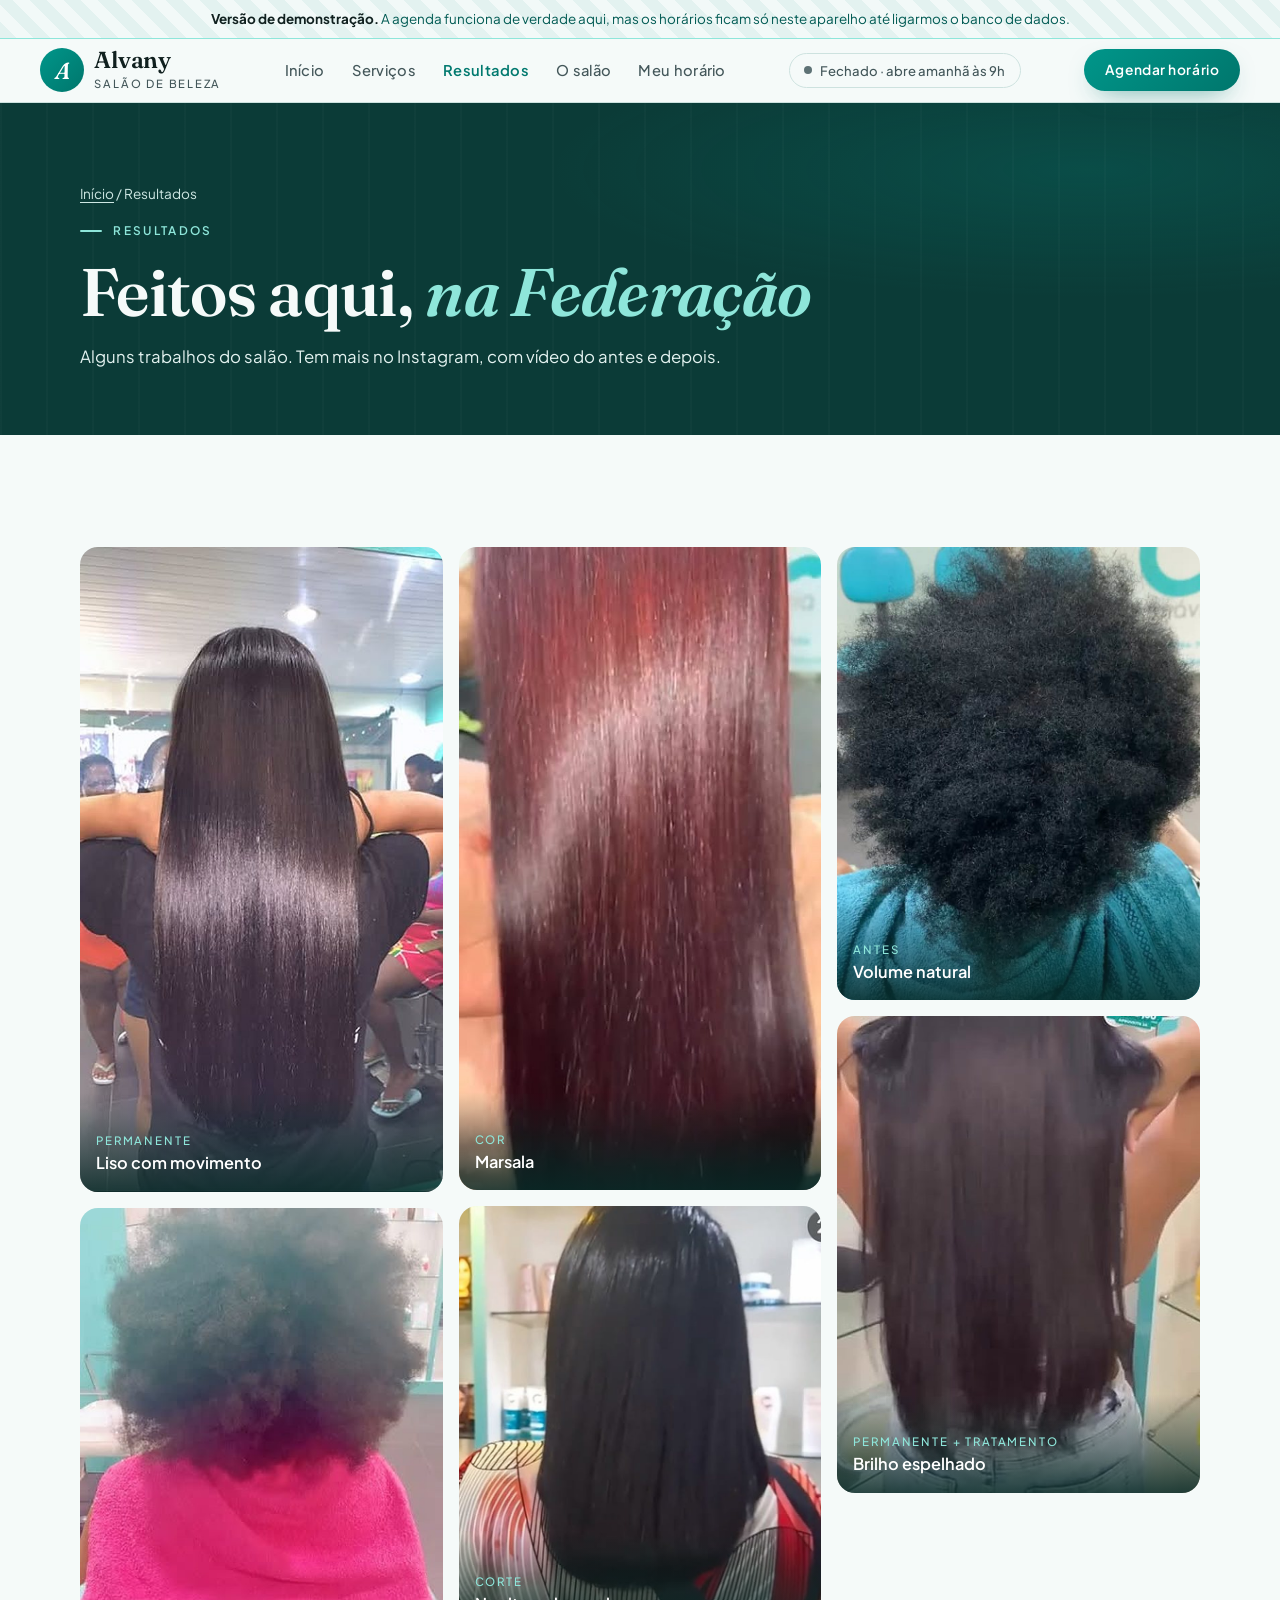
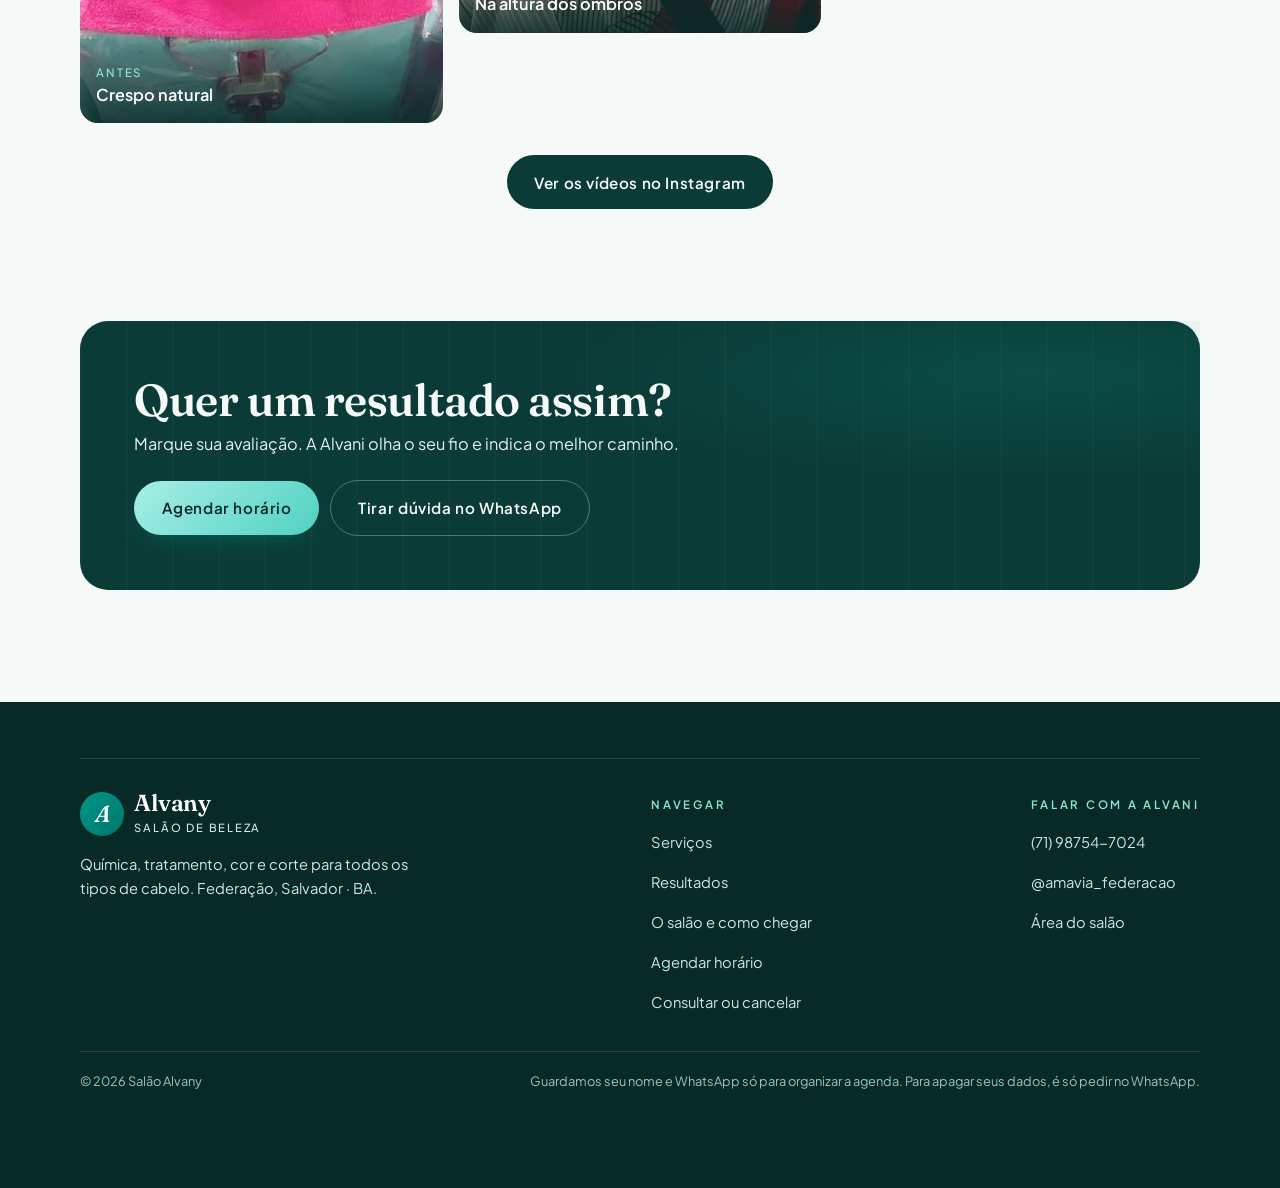
<file: resultados.html>
<!DOCTYPE html>
<html lang="pt-BR">
<head>
<meta charset="UTF-8">
<meta name="viewport" content="width=device-width, initial-scale=1.0">
<title>Resultados · Salão Alvany · Federação</title>
<meta name="description" content="Trabalhos do Salão Alvany: permanente afro, coloração e corte na Federação, Salvador.">
<meta name="theme-color" content="#0B3B37">
<link rel="icon" href="fotos/icone.svg" type="image/svg+xml">
<meta property="og:type" content="website">
<meta property="og:title" content="Resultados · Salão Alvany · Federação">
<meta property="og:description" content="Trabalhos do Salão Alvany: permanente afro, coloração e corte na Federação, Salvador.">
<meta property="og:image" content="fotos/liso-longo.jpg">
<meta property="og:locale" content="pt_BR">
<link rel="preconnect" href="https://fonts.googleapis.com">
<link rel="preconnect" href="https://fonts.gstatic.com" crossorigin>
<link href="https://fonts.googleapis.com/css2?family=Fraunces:ital,opsz,wght@0,9..144,500;0,9..144,600;1,9..144,500;1,9..144,600&family=Plus+Jakarta+Sans:wght@400;500;600;700&display=swap" rel="stylesheet">
<link rel="stylesheet" href="assets/estilo.css?v=20261015143721">
<script type="application/ld+json">
{"@context":"https://schema.org","@type":"HairSalon","name":"Salão Alvany","telephone":"+55 71 98754-7024",
 "address":{"@type":"PostalAddress","addressLocality":"Salvador","addressRegion":"BA","streetAddress":"Federação","addressCountry":"BR"},
 "sameAs":["https://www.instagram.com/amavia_federacao/"],
 "openingHoursSpecification":[{"@type":"OpeningHoursSpecification","dayOfWeek":["Monday","Tuesday","Wednesday","Thursday","Friday","Saturday"],"opens":"09:00","closes":"18:00"}]}
</script>
</head>
<body>

<div id="faixa-demo" class="faixa-demo" hidden>
  <b>Versão de demonstração.</b> A agenda funciona de verdade aqui, mas os horários ficam só neste aparelho até ligarmos o banco de dados.
</div>

<header class="topo">
  <div class="wrap topo-in">
    <a class="marca" href="index.html" aria-label="Salão Alvany, início">
      <span class="selo-a" aria-hidden="true">A</span>
      <span><b>Alvany</b><small>Salão de beleza</small></span>
    </a>
    <nav class="menu" aria-label="Principal">
      <a href="index.html">Início</a>
      <a href="servicos.html">Serviços</a>
      <a href="resultados.html" aria-current="page">Resultados</a>
      <a href="salao.html">O salão</a>
      <a href="agendar.html#meu-horario">Meu horário</a>
    </nav>
    <span class="status" data-status></span>
    <a class="btn btn-prata" href="agendar.html">Agendar horário</a>
    <button class="btn-menu" id="btn-menu" type="button" aria-label="Abrir menu" aria-expanded="false" aria-controls="gaveta">
      <svg width="22" height="22" viewBox="0 0 24 24" fill="none" stroke="currentColor" stroke-width="2" stroke-linecap="round"><path d="M4 7h16M4 12h16M4 17h16"/></svg>
    </button>
  </div>
</header>

<div class="gaveta" id="gaveta">
  <nav class="gaveta-in" aria-label="Menu">
    <button class="gaveta-fechar" type="button" aria-label="Fechar menu">×</button>
    <a class="link" href="index.html">Início</a>
    <a class="link" href="servicos.html">Serviços</a>
    <a class="link" href="resultados.html" aria-current="page">Resultados</a>
    <a class="link" href="salao.html">O salão</a>
    <a class="link" href="agendar.html#meu-horario">Meu horário</a>
    <a class="btn btn-prata" href="agendar.html">Agendar horário</a>
    <a class="btn btn-zap" data-zap>Chamar no WhatsApp</a>
  </nav>
</div>

<section class="pagina-topo escuro">
  <div class="wrap">
    <p class="migalha"><a href="index.html">Início</a> / Resultados</p>
    <p class="olho">Resultados</p>
    <h1>Feitos aqui, <em>na Federação</em></h1>
    <p class="sub">Alguns trabalhos do salão. Tem mais no Instagram, com vídeo do antes e depois.</p>
  </div>
</section>

<section class="secao">
  <div class="wrap">
    <div class="galeria">
      <figure class="revela"><img src="fotos/liso-longo.jpg" loading="lazy" alt="Cabelo longo, liso e brilhante."><figcaption><small>Permanente</small>Liso com movimento</figcaption></figure>
      <figure class="revela"><img src="fotos/volume-afro.jpg" loading="lazy" alt="Cabelo crespo natural, com volume, antes do procedimento."><figcaption><small>Antes</small>Crespo natural</figcaption></figure>
      <figure class="revela"><img src="fotos/coloracao-marsala.jpg" loading="lazy" alt="Cabelo com coloração marsala."><figcaption><small>Cor</small>Marsala</figcaption></figure>
      <figure class="revela"><img src="fotos/corte-chanel.jpg" loading="lazy" alt="Cabelo preto liso na altura dos ombros."><figcaption><small>Corte</small>Na altura dos ombros</figcaption></figure>
      <figure class="revela"><img src="fotos/cacho-antes.jpg" loading="lazy" alt="Cabelo crespo com volume, de costas, no salão."><figcaption><small>Antes</small>Volume natural</figcaption></figure>
      <figure class="revela"><img src="fotos/liso-brilho.jpg" loading="lazy" alt="Cabelo liso e brilhante, de costas."><figcaption><small>Permanente + tratamento</small>Brilho espelhado</figcaption></figure>
    </div>
    <div class="acoes" style="justify-content:center;margin-top:2rem">
      <a class="btn btn-escuro" href="https://www.instagram.com/amavia_federacao/" target="_blank" rel="noopener">Ver os vídeos no Instagram</a>
    </div>
  </div>
</section>

<section class="secao" style="padding-top:0">
  <div class="wrap">
    <div class="chamada escuro">
      <div>
        <h2>Quer um resultado assim?</h2>
        <p>Marque sua avaliação. A Alvani olha o seu fio e indica o melhor caminho.</p>
      </div>
      <div class="acoes" style="margin:0">
        <a class="btn btn-prata" href="agendar.html">Agendar horário</a>
        <a class="btn btn-linha" data-zap>Tirar dúvida no WhatsApp</a>
      </div>
    </div>
  </div>
</section>

<footer class="rodape">
  <div class="wrap">
    <div class="rodape-in">
      <div style="max-width:22rem">
        <a class="marca" href="index.html" style="color:#fff"><span class="selo-a" aria-hidden="true">A</span><span><b style="color:#fff">Alvany</b><small style="color:#CFE8E4">Salão de beleza</small></span></a>
        <p style="margin-top:1rem">Química, tratamento, cor e corte para todos os tipos de cabelo. Federação, Salvador · BA.</p>
      </div>
      <div>
        <b class="rodape-titulo">Navegar</b>
        <ul class="rodape-links">
          <li><a href="servicos.html">Serviços</a></li>
          <li><a href="resultados.html">Resultados</a></li>
          <li><a href="salao.html">O salão e como chegar</a></li>
          <li><a href="agendar.html">Agendar horário</a></li>
          <li><a href="agendar.html#meu-horario">Consultar ou cancelar</a></li>
        </ul>
      </div>
      <div>
        <b class="rodape-titulo">Falar com a Alvani</b>
        <ul class="rodape-links">
          <li><a data-zap>(71) 98754-7024</a></li>
          <li><a href="https://www.instagram.com/amavia_federacao/" target="_blank" rel="noopener">@amavia_federacao</a></li>
          <li><a href="admin.html">Área do salão</a></li>
        </ul>
      </div>
    </div>
    <div class="creditos">
      <span>© <span id="ano"></span> Salão Alvany</span>
      <span>Guardamos seu nome e WhatsApp só para organizar a agenda. Para apagar seus dados, é só pedir no WhatsApp.</span>
    </div>
  </div>
</footer>

<a class="flutua" href="agendar.html"><svg width="18" height="18" viewBox="0 0 24 24" fill="none" stroke="currentColor" stroke-width="2"><rect x="3" y="5" width="18" height="16" rx="2"/><path d="M8 3v4M16 3v4M3 11h18"/></svg> Agendar</a>

<script src="assets/config.js?v=20261015143721"></script>
<script src="assets/agenda.js?v=20261015143721"></script>
<script src="assets/site.js?v=20261015143721"></script>
</body>
</html>
</file>
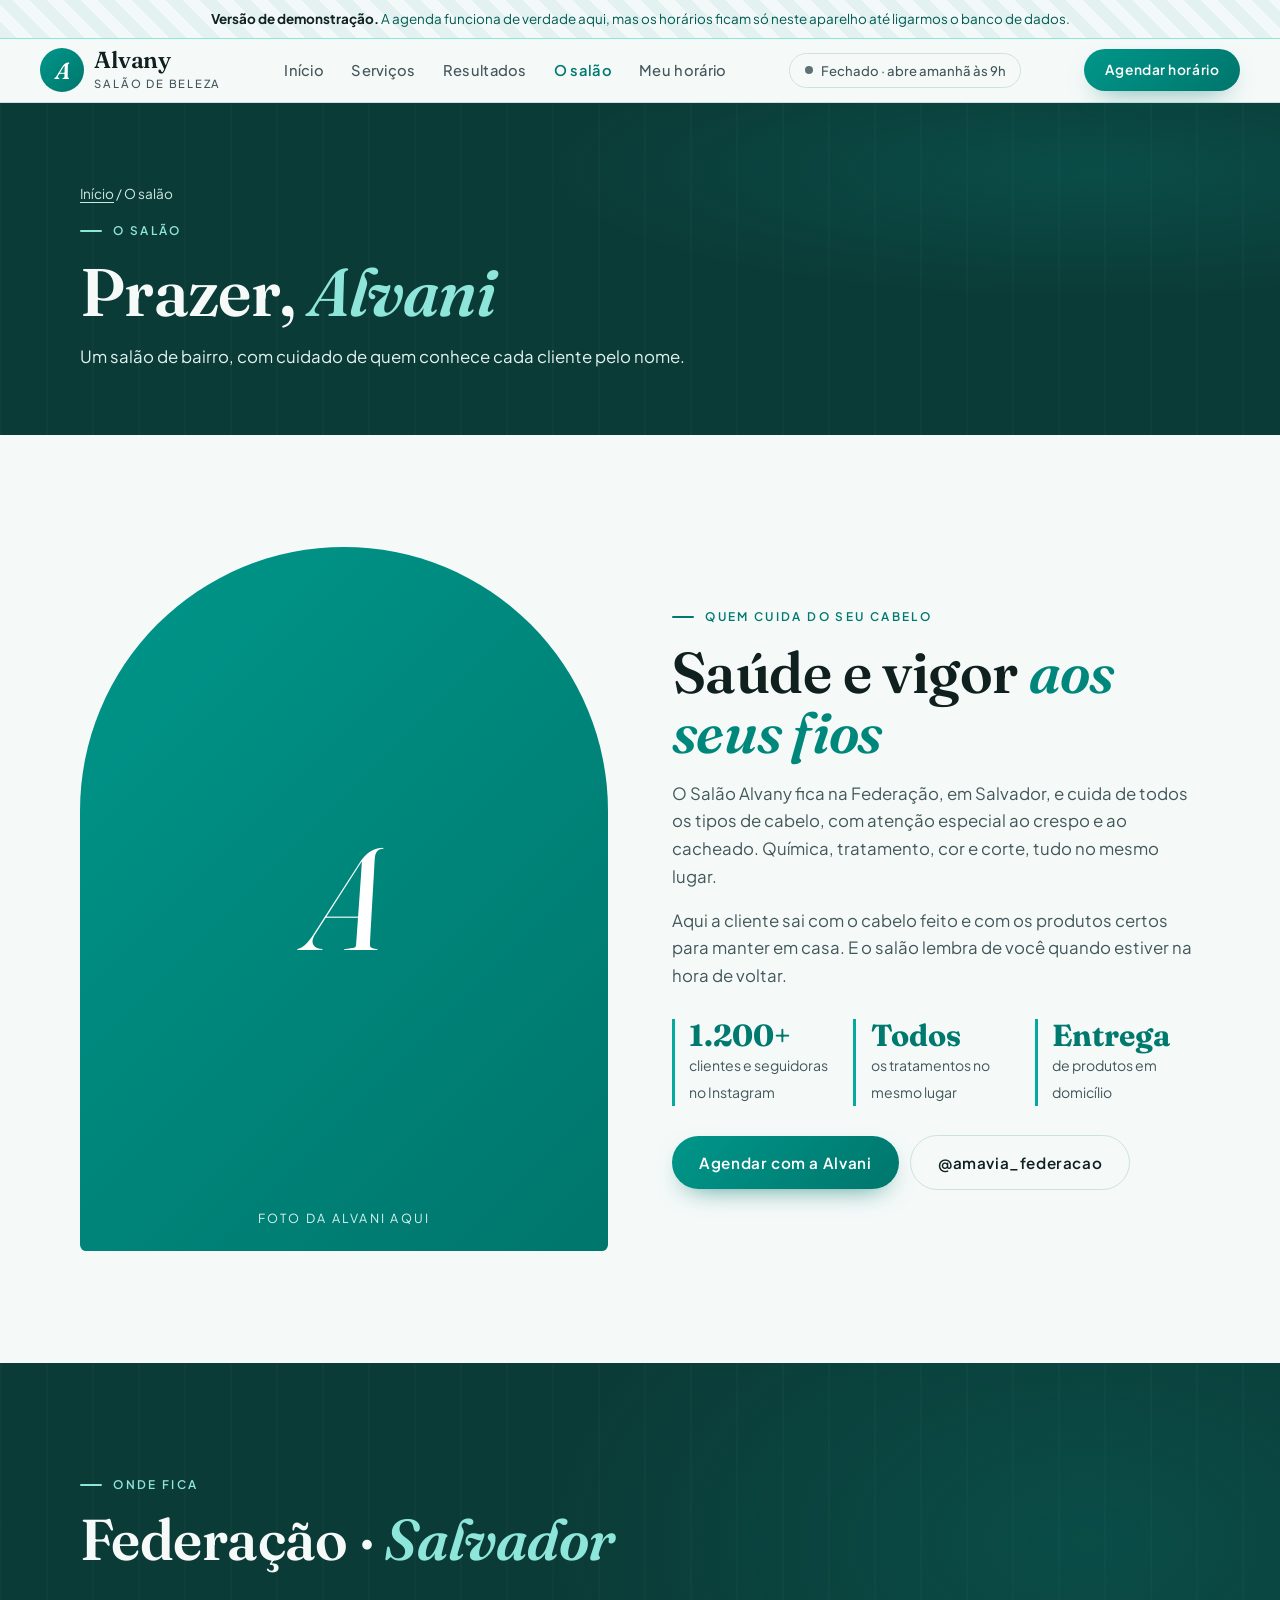
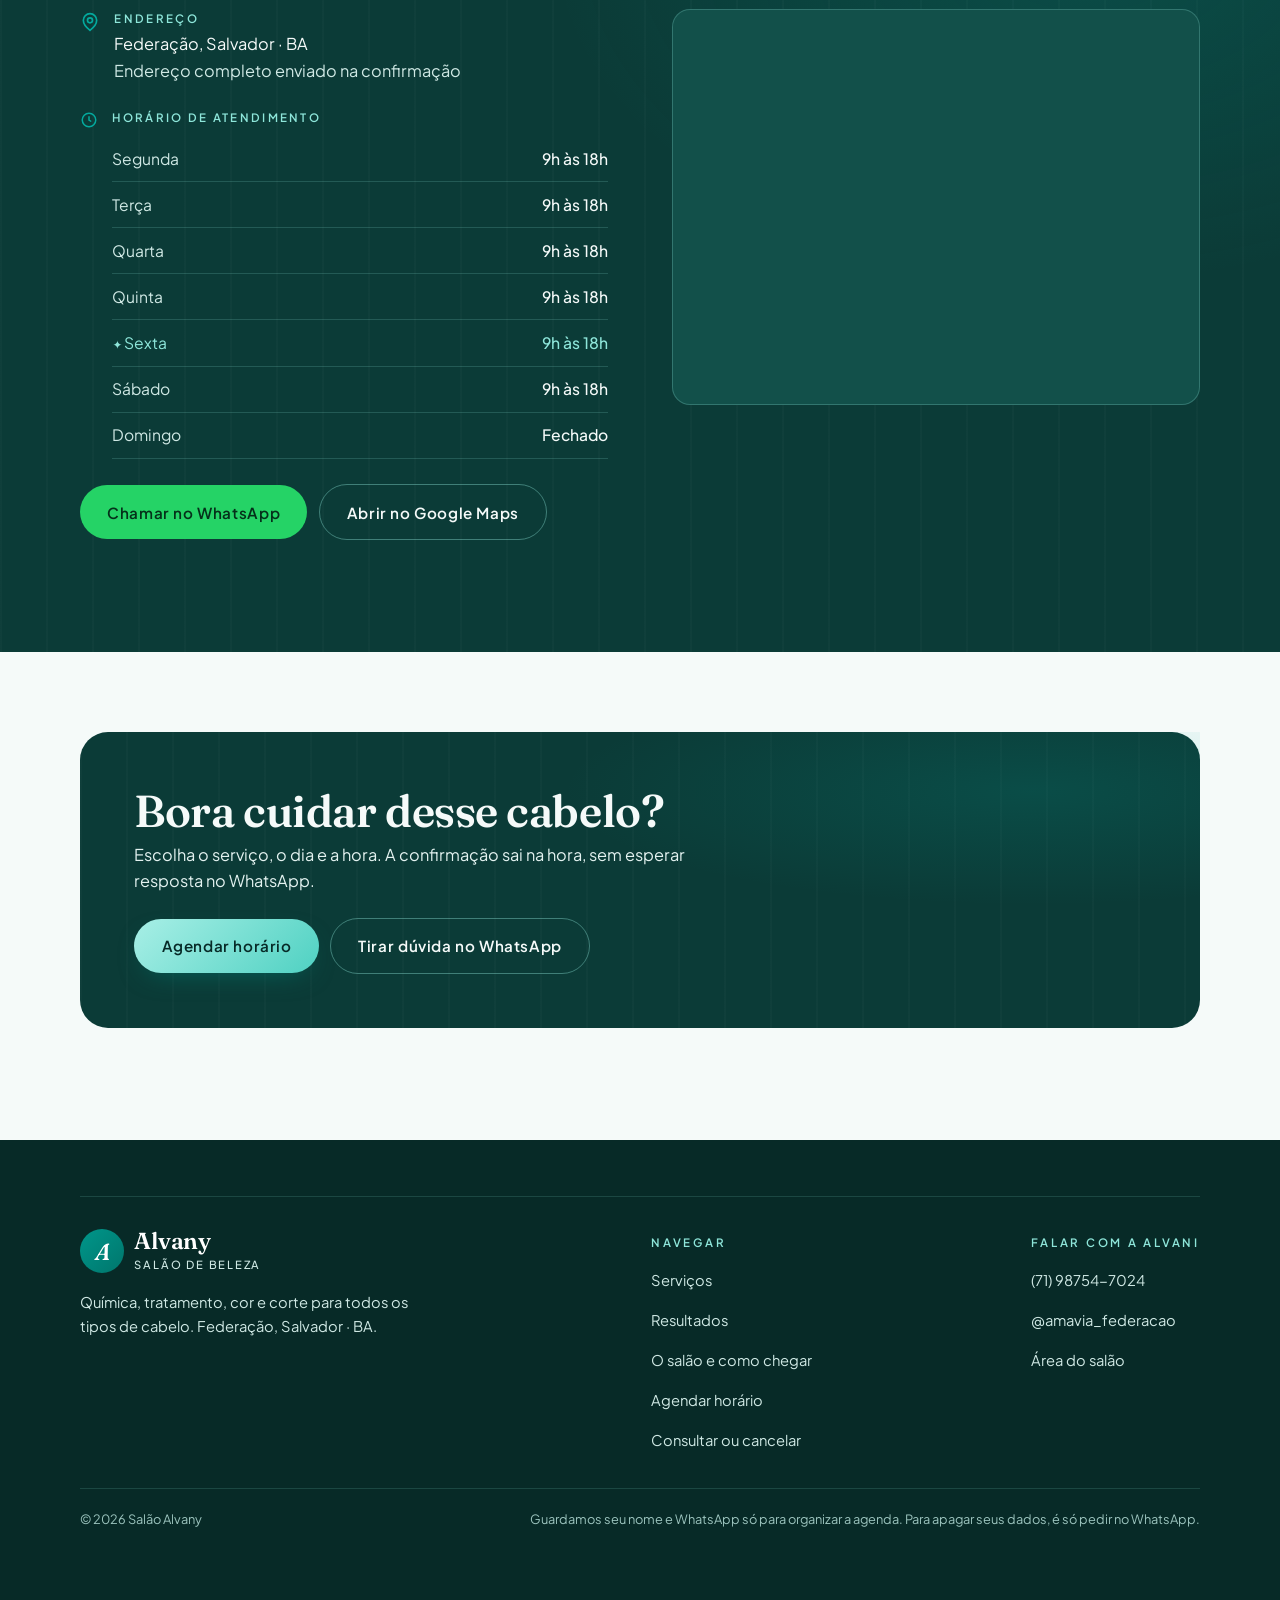
<file: salao.html>
<!DOCTYPE html>
<html lang="pt-BR">
<head>
<meta charset="UTF-8">
<meta name="viewport" content="width=device-width, initial-scale=1.0">
<title>O salão e como chegar · Salão Alvany · Federação</title>
<meta name="description" content="Conheça o Salão Alvany, na Federação, Salvador: horário de atendimento, endereço e contato.">
<meta name="theme-color" content="#0B3B37">
<link rel="icon" href="fotos/icone.svg" type="image/svg+xml">
<meta property="og:type" content="website">
<meta property="og:title" content="O salão e como chegar · Salão Alvany · Federação">
<meta property="og:description" content="Conheça o Salão Alvany, na Federação, Salvador: horário de atendimento, endereço e contato.">
<meta property="og:image" content="fotos/liso-longo.jpg">
<meta property="og:locale" content="pt_BR">
<link rel="preconnect" href="https://fonts.googleapis.com">
<link rel="preconnect" href="https://fonts.gstatic.com" crossorigin>
<link href="https://fonts.googleapis.com/css2?family=Fraunces:ital,opsz,wght@0,9..144,500;0,9..144,600;1,9..144,500;1,9..144,600&family=Plus+Jakarta+Sans:wght@400;500;600;700&display=swap" rel="stylesheet">
<link rel="stylesheet" href="assets/estilo.css?v=20261015143721">
<script type="application/ld+json">
{"@context":"https://schema.org","@type":"HairSalon","name":"Salão Alvany","telephone":"+55 71 98754-7024",
 "address":{"@type":"PostalAddress","addressLocality":"Salvador","addressRegion":"BA","streetAddress":"Federação","addressCountry":"BR"},
 "sameAs":["https://www.instagram.com/amavia_federacao/"],
 "openingHoursSpecification":[{"@type":"OpeningHoursSpecification","dayOfWeek":["Monday","Tuesday","Wednesday","Thursday","Friday","Saturday"],"opens":"09:00","closes":"18:00"}]}
</script>
</head>
<body>

<div id="faixa-demo" class="faixa-demo" hidden>
  <b>Versão de demonstração.</b> A agenda funciona de verdade aqui, mas os horários ficam só neste aparelho até ligarmos o banco de dados.
</div>

<header class="topo">
  <div class="wrap topo-in">
    <a class="marca" href="index.html" aria-label="Salão Alvany, início">
      <span class="selo-a" aria-hidden="true">A</span>
      <span><b>Alvany</b><small>Salão de beleza</small></span>
    </a>
    <nav class="menu" aria-label="Principal">
      <a href="index.html">Início</a>
      <a href="servicos.html">Serviços</a>
      <a href="resultados.html">Resultados</a>
      <a href="salao.html" aria-current="page">O salão</a>
      <a href="agendar.html#meu-horario">Meu horário</a>
    </nav>
    <span class="status" data-status></span>
    <a class="btn btn-prata" href="agendar.html">Agendar horário</a>
    <button class="btn-menu" id="btn-menu" type="button" aria-label="Abrir menu" aria-expanded="false" aria-controls="gaveta">
      <svg width="22" height="22" viewBox="0 0 24 24" fill="none" stroke="currentColor" stroke-width="2" stroke-linecap="round"><path d="M4 7h16M4 12h16M4 17h16"/></svg>
    </button>
  </div>
</header>

<div class="gaveta" id="gaveta">
  <nav class="gaveta-in" aria-label="Menu">
    <button class="gaveta-fechar" type="button" aria-label="Fechar menu">×</button>
    <a class="link" href="index.html">Início</a>
    <a class="link" href="servicos.html">Serviços</a>
    <a class="link" href="resultados.html">Resultados</a>
    <a class="link" href="salao.html" aria-current="page">O salão</a>
    <a class="link" href="agendar.html#meu-horario">Meu horário</a>
    <a class="btn btn-prata" href="agendar.html">Agendar horário</a>
    <a class="btn btn-zap" data-zap>Chamar no WhatsApp</a>
  </nav>
</div>

<section class="pagina-topo escuro">
  <div class="wrap">
    <p class="migalha"><a href="index.html">Início</a> / O salão</p>
    <p class="olho">O salão</p>
    <h1>Prazer, <em>Alvani</em></h1>
    <p class="sub">Um salão de bairro, com cuidado de quem conhece cada cliente pelo nome.</p>
  </div>
</section>

<section class="secao">
  <div class="wrap lado-a-lado">
    <div class="retrato-vazio revela" aria-hidden="true">A<small>Foto da Alvani aqui</small></div>
    <div class="revela">
      <p class="olho">Quem cuida do seu cabelo</p>
      <h2>Saúde e vigor <em class="ouro">aos seus fios</em></h2>
      <p class="sub" style="margin-bottom:1rem">
        O Salão Alvany fica na Federação, em Salvador, e cuida de todos os tipos de cabelo,
        com atenção especial ao crespo e ao cacheado. Química, tratamento, cor e corte, tudo no mesmo lugar.
      </p>
      <p class="sub">
        Aqui a cliente sai com o cabelo feito e com os produtos certos para manter em casa.
        E o salão lembra de você quando estiver na hora de voltar.
      </p>
      <div class="numeros">
        <div><b>1.200+</b><span>clientes e seguidoras no Instagram</span></div>
        <div><b>Todos</b><span>os tratamentos no mesmo lugar</span></div>
        <div><b>Entrega</b><span>de produtos em domicílio</span></div>
      </div>
      <div class="acoes" style="margin-top:0">
        <a class="btn btn-prata" href="agendar.html">Agendar com a Alvani</a>
        <a class="btn btn-linha" href="https://www.instagram.com/amavia_federacao/" target="_blank" rel="noopener">@amavia_federacao</a>
      </div>
    </div>
  </div>
</section>

<section class="secao escuro" id="local">
  <div class="wrap">
    <p class="olho">Onde fica</p>
    <h2>Federação · <em class="ouro">Salvador</em></h2>
    <div class="dupla" style="margin-top:2.4rem;align-items:start">
      <div class="info-local">
        <div class="info-item">
          <svg width="20" height="20" viewBox="0 0 24 24" fill="none" stroke="currentColor" stroke-width="2"><path d="M20 10c0 6-8 12-8 12s-8-6-8-12a8 8 0 1 1 16 0Z"/><circle cx="12" cy="10" r="3"/></svg>
          <div><b class="rot">Endereço</b>Federação, Salvador · BA<br><span style="color:#CFE8E4">Endereço completo enviado na confirmação</span></div>
        </div>
        <div class="info-item">
          <svg width="18" height="18" viewBox="0 0 24 24" fill="none" stroke="currentColor" stroke-width="2"><circle cx="12" cy="12" r="9"/><path d="M12 7v5l3 2"/></svg>
          <div style="width:100%">
            <b class="rot">Horário de atendimento</b>
            <table class="tabela-horario" id="tabela-horario">
              <tr data-dia="1"><td>Segunda</td><td>9h às 18h</td></tr>
              <tr data-dia="2"><td>Terça</td><td>9h às 18h</td></tr>
              <tr data-dia="3"><td>Quarta</td><td>9h às 18h</td></tr>
              <tr data-dia="4"><td>Quinta</td><td>9h às 18h</td></tr>
              <tr data-dia="5"><td>Sexta</td><td>9h às 18h</td></tr>
              <tr data-dia="6"><td>Sábado</td><td>9h às 18h</td></tr>
              <tr data-dia="0"><td>Domingo</td><td>Fechado</td></tr>
            </table>
          </div>
        </div>
        <div class="acoes" style="margin-top:.2rem">
          <a class="btn btn-zap" data-zap>Chamar no WhatsApp</a>
          <a class="btn btn-linha" target="_blank" rel="noopener" href="https://www.google.com/maps/search/?api=1&amp;query=Federa%C3%A7%C3%A3o+Salvador+BA">Abrir no Google Maps</a>
        </div>
      </div>
      <div class="mapa">
        <iframe title="Mapa da Federação, Salvador" loading="lazy" referrerpolicy="no-referrer-when-downgrade"
          src="https://www.google.com/maps?q=Federa%C3%A7%C3%A3o%2C%20Salvador%20-%20BA&output=embed"></iframe>
      </div>
    </div>
  </div>
</section>
<div style="height:clamp(3rem,7vw,5rem)"></div>

<section class="secao" style="padding-top:0">
  <div class="wrap">
    <div class="chamada escuro">
      <div>
        <h2>Bora cuidar desse cabelo?</h2>
        <p>Escolha o serviço, o dia e a hora. A confirmação sai na hora, sem esperar resposta no WhatsApp.</p>
      </div>
      <div class="acoes" style="margin:0">
        <a class="btn btn-prata" href="agendar.html">Agendar horário</a>
        <a class="btn btn-linha" data-zap>Tirar dúvida no WhatsApp</a>
      </div>
    </div>
  </div>
</section>

<footer class="rodape">
  <div class="wrap">
    <div class="rodape-in">
      <div style="max-width:22rem">
        <a class="marca" href="index.html" style="color:#fff"><span class="selo-a" aria-hidden="true">A</span><span><b style="color:#fff">Alvany</b><small style="color:#CFE8E4">Salão de beleza</small></span></a>
        <p style="margin-top:1rem">Química, tratamento, cor e corte para todos os tipos de cabelo. Federação, Salvador · BA.</p>
      </div>
      <div>
        <b class="rodape-titulo">Navegar</b>
        <ul class="rodape-links">
          <li><a href="servicos.html">Serviços</a></li>
          <li><a href="resultados.html">Resultados</a></li>
          <li><a href="salao.html">O salão e como chegar</a></li>
          <li><a href="agendar.html">Agendar horário</a></li>
          <li><a href="agendar.html#meu-horario">Consultar ou cancelar</a></li>
        </ul>
      </div>
      <div>
        <b class="rodape-titulo">Falar com a Alvani</b>
        <ul class="rodape-links">
          <li><a data-zap>(71) 98754-7024</a></li>
          <li><a href="https://www.instagram.com/amavia_federacao/" target="_blank" rel="noopener">@amavia_federacao</a></li>
          <li><a href="admin.html">Área do salão</a></li>
        </ul>
      </div>
    </div>
    <div class="creditos">
      <span>© <span id="ano"></span> Salão Alvany</span>
      <span>Guardamos seu nome e WhatsApp só para organizar a agenda. Para apagar seus dados, é só pedir no WhatsApp.</span>
    </div>
  </div>
</footer>

<a class="flutua" href="agendar.html"><svg width="18" height="18" viewBox="0 0 24 24" fill="none" stroke="currentColor" stroke-width="2"><rect x="3" y="5" width="18" height="16" rx="2"/><path d="M8 3v4M16 3v4M3 11h18"/></svg> Agendar</a>

<script src="assets/config.js?v=20261015143721"></script>
<script src="assets/agenda.js?v=20261015143721"></script>
<script src="assets/site.js?v=20261015143721"></script>
</body>
</html>
</file>
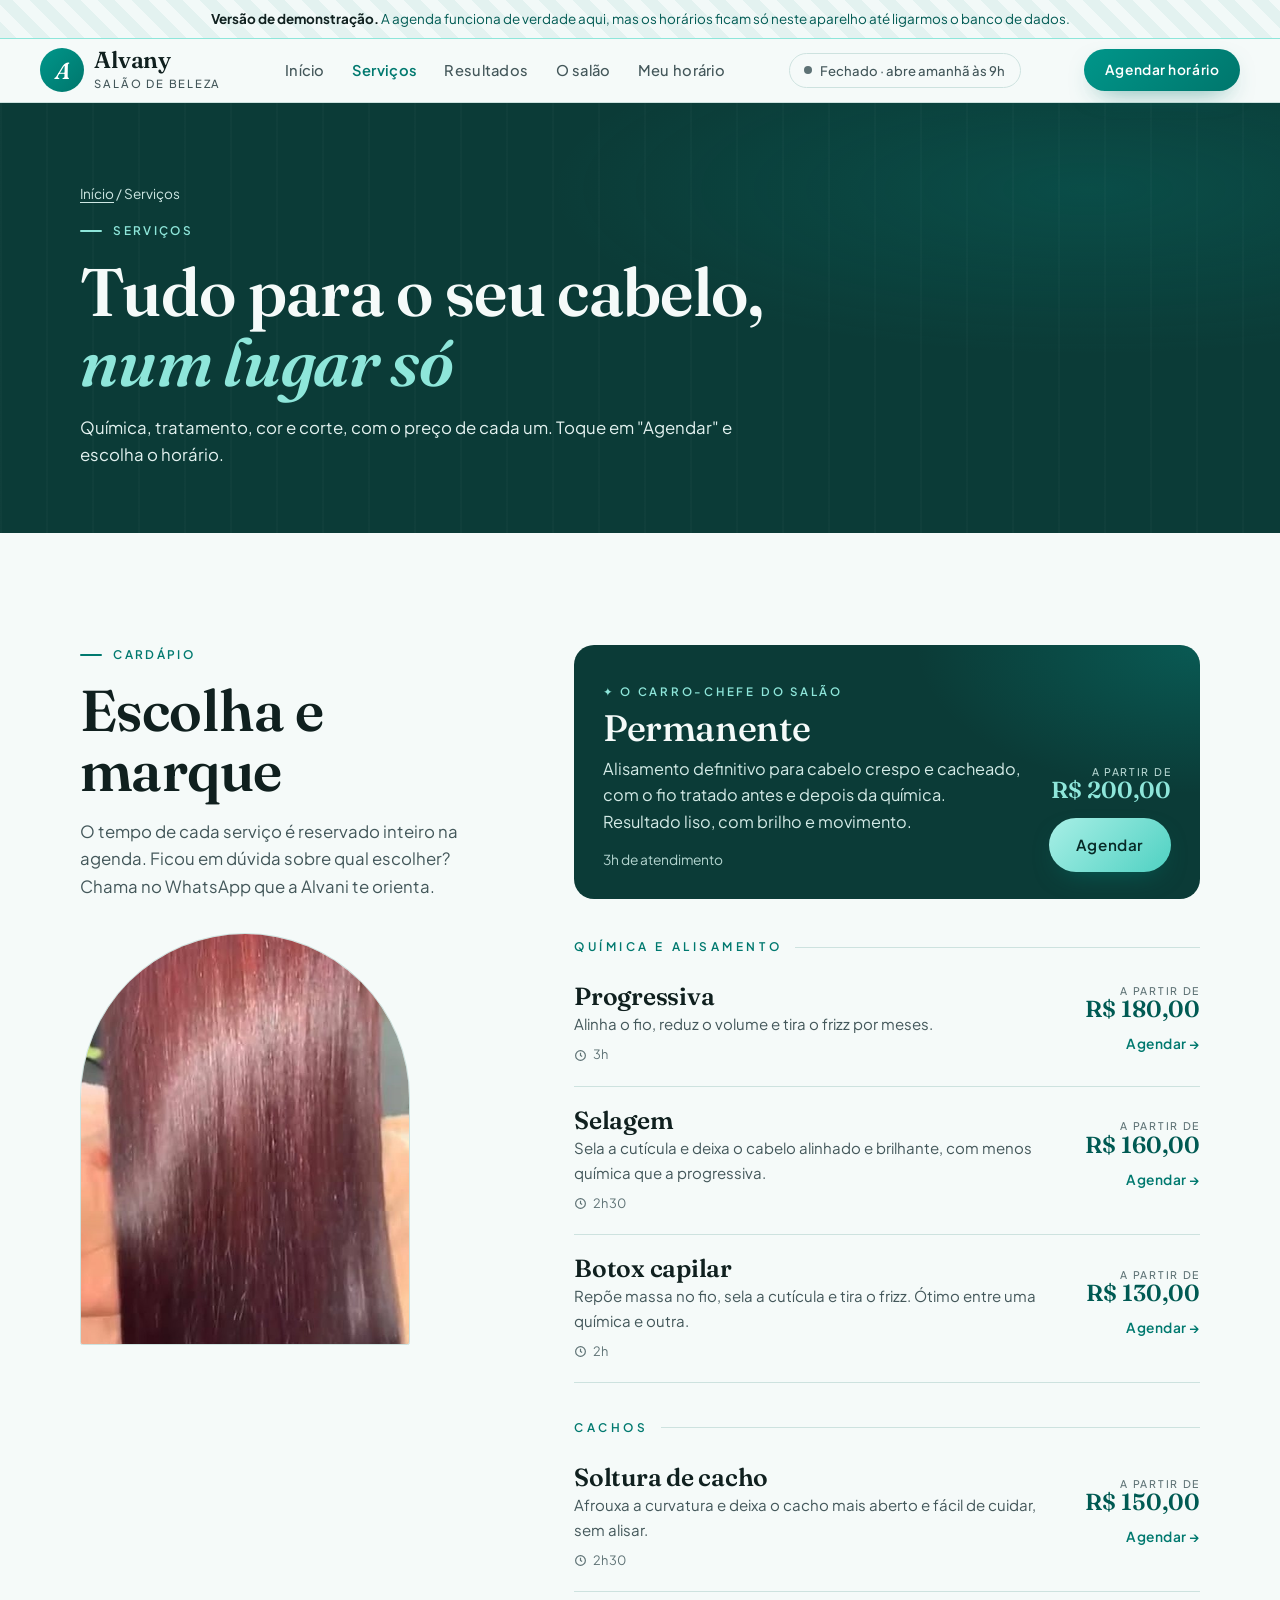
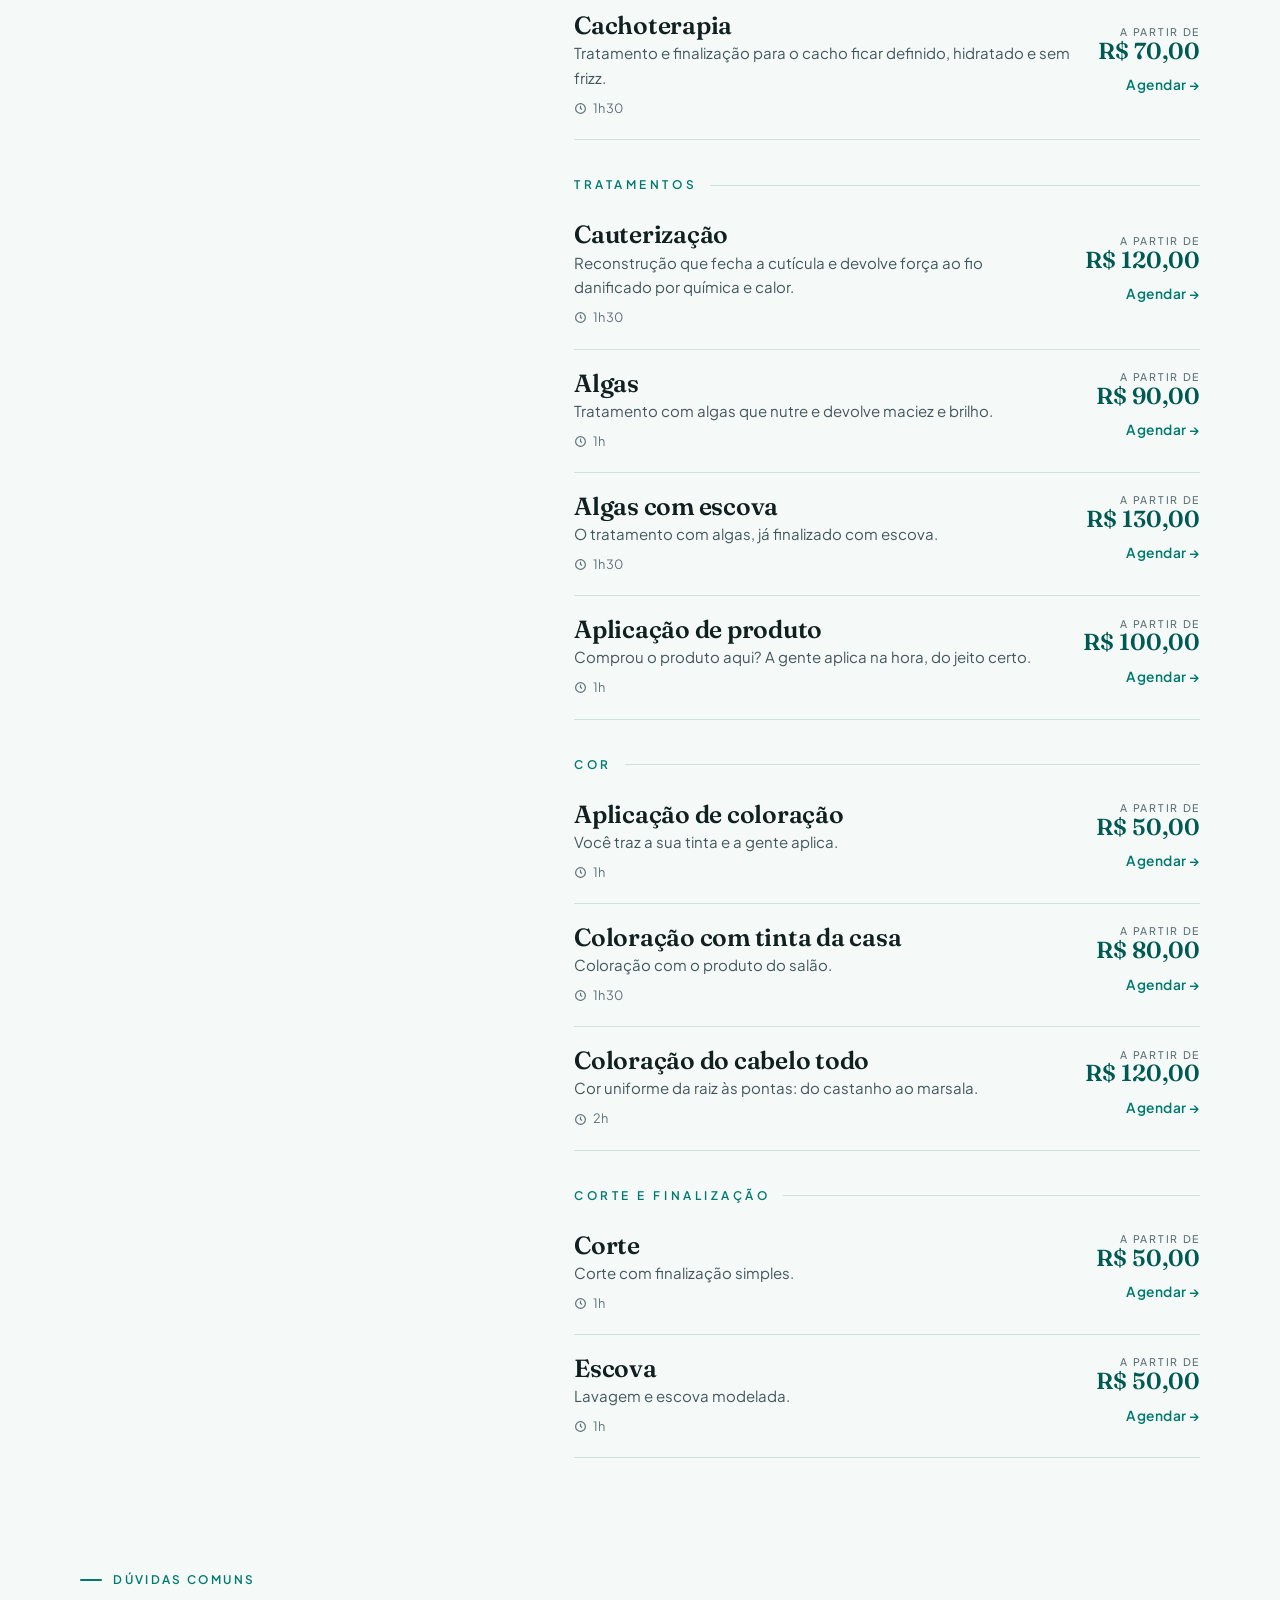
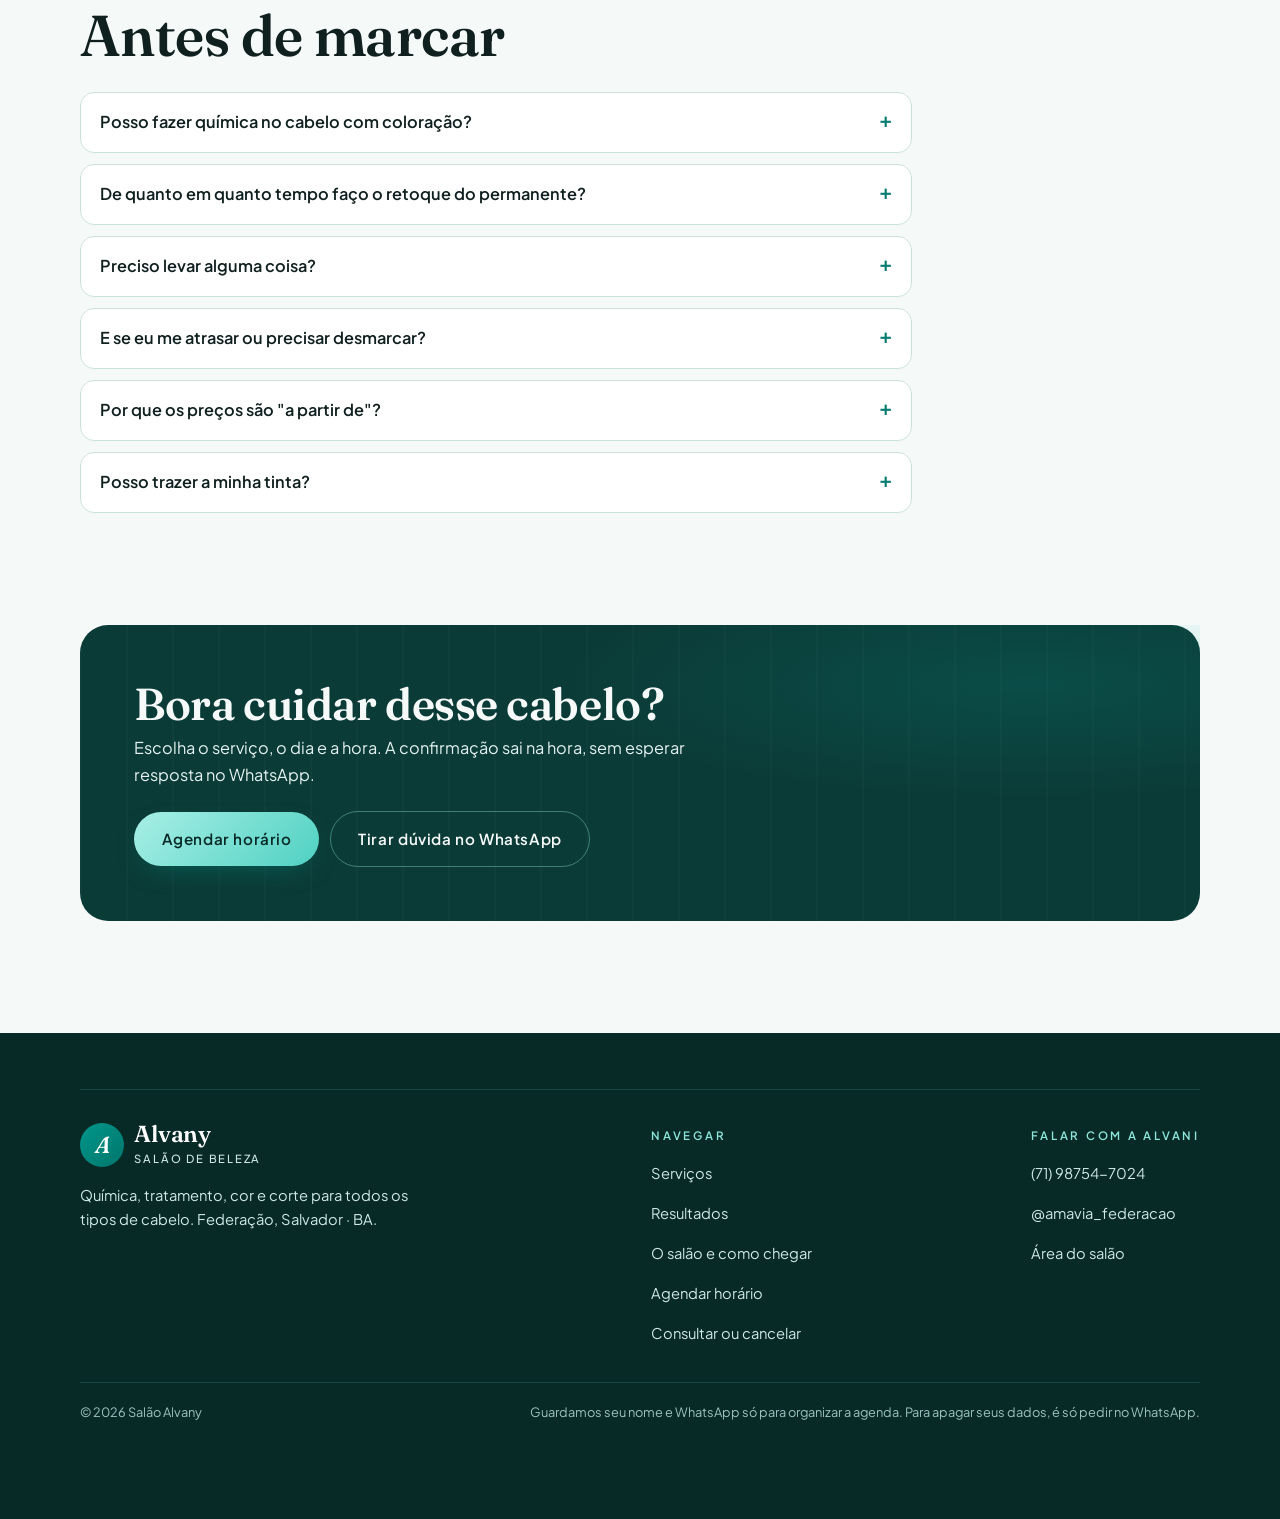
<file: servicos.html>
<!DOCTYPE html>
<html lang="pt-BR">
<head>
<meta charset="UTF-8">
<meta name="viewport" content="width=device-width, initial-scale=1.0">
<title>Serviços · Salão Alvany · Federação</title>
<meta name="description" content="Permanente, progressiva, selagem, botox capilar, cauterização, cachoterapia, coloração, corte e escova na Federação, Salvador. Veja os preços.">
<meta name="theme-color" content="#0B3B37">
<link rel="icon" href="fotos/icone.svg" type="image/svg+xml">
<meta property="og:type" content="website">
<meta property="og:title" content="Serviços · Salão Alvany · Federação">
<meta property="og:description" content="Permanente, progressiva, selagem, botox capilar, cauterização, cachoterapia, coloração, corte e escova na Federação, Salvador. Veja os preços.">
<meta property="og:image" content="fotos/liso-longo.jpg">
<meta property="og:locale" content="pt_BR">
<link rel="preconnect" href="https://fonts.googleapis.com">
<link rel="preconnect" href="https://fonts.gstatic.com" crossorigin>
<link href="https://fonts.googleapis.com/css2?family=Fraunces:ital,opsz,wght@0,9..144,500;0,9..144,600;1,9..144,500;1,9..144,600&family=Plus+Jakarta+Sans:wght@400;500;600;700&display=swap" rel="stylesheet">
<link rel="stylesheet" href="assets/estilo.css?v=20261015143721">
<script type="application/ld+json">
{"@context":"https://schema.org","@type":"HairSalon","name":"Salão Alvany","telephone":"+55 71 98754-7024",
 "address":{"@type":"PostalAddress","addressLocality":"Salvador","addressRegion":"BA","streetAddress":"Federação","addressCountry":"BR"},
 "sameAs":["https://www.instagram.com/amavia_federacao/"],
 "openingHoursSpecification":[{"@type":"OpeningHoursSpecification","dayOfWeek":["Monday","Tuesday","Wednesday","Thursday","Friday","Saturday"],"opens":"09:00","closes":"18:00"}]}
</script>
</head>
<body>

<div id="faixa-demo" class="faixa-demo" hidden>
  <b>Versão de demonstração.</b> A agenda funciona de verdade aqui, mas os horários ficam só neste aparelho até ligarmos o banco de dados.
</div>

<header class="topo">
  <div class="wrap topo-in">
    <a class="marca" href="index.html" aria-label="Salão Alvany, início">
      <span class="selo-a" aria-hidden="true">A</span>
      <span><b>Alvany</b><small>Salão de beleza</small></span>
    </a>
    <nav class="menu" aria-label="Principal">
      <a href="index.html">Início</a>
      <a href="servicos.html" aria-current="page">Serviços</a>
      <a href="resultados.html">Resultados</a>
      <a href="salao.html">O salão</a>
      <a href="agendar.html#meu-horario">Meu horário</a>
    </nav>
    <span class="status" data-status></span>
    <a class="btn btn-prata" href="agendar.html">Agendar horário</a>
    <button class="btn-menu" id="btn-menu" type="button" aria-label="Abrir menu" aria-expanded="false" aria-controls="gaveta">
      <svg width="22" height="22" viewBox="0 0 24 24" fill="none" stroke="currentColor" stroke-width="2" stroke-linecap="round"><path d="M4 7h16M4 12h16M4 17h16"/></svg>
    </button>
  </div>
</header>

<div class="gaveta" id="gaveta">
  <nav class="gaveta-in" aria-label="Menu">
    <button class="gaveta-fechar" type="button" aria-label="Fechar menu">×</button>
    <a class="link" href="index.html">Início</a>
    <a class="link" href="servicos.html" aria-current="page">Serviços</a>
    <a class="link" href="resultados.html">Resultados</a>
    <a class="link" href="salao.html">O salão</a>
    <a class="link" href="agendar.html#meu-horario">Meu horário</a>
    <a class="btn btn-prata" href="agendar.html">Agendar horário</a>
    <a class="btn btn-zap" data-zap>Chamar no WhatsApp</a>
  </nav>
</div>

<section class="pagina-topo escuro">
  <div class="wrap">
    <p class="migalha"><a href="index.html">Início</a> / Serviços</p>
    <p class="olho">Serviços</p>
    <h1>Tudo para o seu cabelo, <em>num lugar só</em></h1>
    <p class="sub">Química, tratamento, cor e corte, com o preço de cada um. Toque em "Agendar" e escolha o horário.</p>
  </div>
</section>

<section class="secao">
  <div class="wrap serv-in">
    <div class="serv-lado">
      <p class="olho">Cardápio</p>
      <h2>Escolha e marque</h2>
      <p class="sub">O tempo de cada serviço é reservado inteiro na agenda. Ficou em dúvida sobre qual escolher? Chama no WhatsApp que a Alvani te orienta.</p>
      <div class="foto"><img src="fotos/coloracao-marsala.jpg" loading="lazy" alt="Cabelo liso com coloração marsala." width="540" height="960"></div>
    </div>
    <div id="cardapio"><div class="carregando">Carregando os serviços…</div></div>
  </div>
</section>

<section class="secao" style="padding-top:0">
  <div class="wrap">
    <p class="olho">Dúvidas comuns</p>
    <h2 style="margin-bottom:1.6rem">Antes de marcar</h2>
    <div class="faq">
      <details><summary>Posso fazer química no cabelo com coloração?</summary><p>Depende do estado do fio. Por isso a Alvani avalia antes de aplicar qualquer coisa. Se precisar, ela indica um tratamento primeiro.</p></details>
      <details><summary>De quanto em quanto tempo faço o retoque do permanente?</summary><p>Em geral, quando a raiz cresce uns 2 a 3 cm, o que costuma levar uns 2 meses. O salão te avisa pelo WhatsApp quando estiver na hora.</p></details>
      <details><summary>Preciso levar alguma coisa?</summary><p>Não. Se tiver uma foto de referência do resultado que você quer, mostra para a Alvani ou escreve na observação do agendamento.</p></details>
      <details><summary>E se eu me atrasar ou precisar desmarcar?</summary><p>Pelo site você cancela sozinha até 2 horas antes, com o código que recebeu. Depois disso, chama no WhatsApp.</p></details>
      <details><summary>Por que os preços são "a partir de"?</summary><p>Química, cor e tratamento dependem do comprimento e do volume do cabelo. O valor que aparece é o mínimo, e o certinho a Alvani passa na avaliação, antes de começar.</p></details>
      <details><summary>Posso trazer a minha tinta?</summary><p>Pode. A aplicação de coloração com a sua tinta sai a partir de R$ 50. Se preferir, o salão usa a tinta da casa.</p></details>
    </div>
  </div>
</section>

<section class="secao" style="padding-top:0">
  <div class="wrap">
    <div class="chamada escuro">
      <div>
        <h2>Bora cuidar desse cabelo?</h2>
        <p>Escolha o serviço, o dia e a hora. A confirmação sai na hora, sem esperar resposta no WhatsApp.</p>
      </div>
      <div class="acoes" style="margin:0">
        <a class="btn btn-prata" href="agendar.html">Agendar horário</a>
        <a class="btn btn-linha" data-zap>Tirar dúvida no WhatsApp</a>
      </div>
    </div>
  </div>
</section>

<footer class="rodape">
  <div class="wrap">
    <div class="rodape-in">
      <div style="max-width:22rem">
        <a class="marca" href="index.html" style="color:#fff"><span class="selo-a" aria-hidden="true">A</span><span><b style="color:#fff">Alvany</b><small style="color:#CFE8E4">Salão de beleza</small></span></a>
        <p style="margin-top:1rem">Química, tratamento, cor e corte para todos os tipos de cabelo. Federação, Salvador · BA.</p>
      </div>
      <div>
        <b class="rodape-titulo">Navegar</b>
        <ul class="rodape-links">
          <li><a href="servicos.html">Serviços</a></li>
          <li><a href="resultados.html">Resultados</a></li>
          <li><a href="salao.html">O salão e como chegar</a></li>
          <li><a href="agendar.html">Agendar horário</a></li>
          <li><a href="agendar.html#meu-horario">Consultar ou cancelar</a></li>
        </ul>
      </div>
      <div>
        <b class="rodape-titulo">Falar com a Alvani</b>
        <ul class="rodape-links">
          <li><a data-zap>(71) 98754-7024</a></li>
          <li><a href="https://www.instagram.com/amavia_federacao/" target="_blank" rel="noopener">@amavia_federacao</a></li>
          <li><a href="admin.html">Área do salão</a></li>
        </ul>
      </div>
    </div>
    <div class="creditos">
      <span>© <span id="ano"></span> Salão Alvany</span>
      <span>Guardamos seu nome e WhatsApp só para organizar a agenda. Para apagar seus dados, é só pedir no WhatsApp.</span>
    </div>
  </div>
</footer>

<a class="flutua" href="agendar.html"><svg width="18" height="18" viewBox="0 0 24 24" fill="none" stroke="currentColor" stroke-width="2"><rect x="3" y="5" width="18" height="16" rx="2"/><path d="M8 3v4M16 3v4M3 11h18"/></svg> Agendar</a>

<script src="assets/config.js?v=20261015143721"></script>
<script src="assets/agenda.js?v=20261015143721"></script>
<script src="assets/site.js?v=20261015143721"></script>
</body>
</html>
</file>
<file: assets/estilo.css>
/* =====================================================================
   Salão Alvany · Federação — folha de estilo
   Verde-água da Amávia (#04AA9E) e da parede do salão, com verde-petróleo nas seções escuras.
   Fundo claro e texto quase preto: alto contraste. As variáveis mantêm
   os nomes do modelo (--prata = destaque, --oliva = seções escuras,
   --creme = cor do texto).
   ===================================================================== */

:root{
  --fundo:      #F5FAF9;
  --grafite:    #E8F4F2;
  --carvao:     #FFFFFF;
  --chumbo:     #D7EBE8;
  --borda:      #CDE2DF;

  --prata:       #00796F;
  --prata-clara: #005A53;
  --prata-fundo: #8EE6DA;
  --prata-gradiente: linear-gradient(135deg, #00968A 0%, #00766C 100%);

  --ouro:        #04AA9E;
  --ouro-claro:  #8EE6DA;
  --oliva:       #0B3B37;
  --oliva-2:     #072A27;
  --oliva-3:     #12504A;
  --marfim:      #F5FAF9;

  --creme:      #10201F;
  --cinza:      #43575A;
  --cinza-fraco:#5E7275;
  --verde-zap:  #25D366;
  --vermelho:   #B42318;

  --display: 'Fraunces', Georgia, serif;
  --corpo:   'Plus Jakarta Sans', system-ui, sans-serif;

  --raio:  18px;
  --larg:  1200px;
}

*{margin:0;padding:0;box-sizing:border-box}
[hidden]{display:none !important}
html{scroll-behavior:smooth;scroll-padding-top:76px}
body{
  font-family:var(--corpo);font-size:1.02rem;
  background:var(--fundo);color:var(--creme);
  line-height:1.65;overflow-x:clip;-webkit-font-smoothing:antialiased;
}
img{display:block;max-width:100%}
a{color:inherit;text-decoration:none}
button{font:inherit;color:inherit;background:none;border:none;cursor:pointer}
:focus-visible{outline:2px solid var(--prata);outline-offset:3px;border-radius:6px}

.wrap{max-width:var(--larg);margin:0 auto;padding:0 clamp(1rem,4vw,2.5rem)}
.secao{padding:clamp(4rem,9vw,7rem) 0}

h1,h2,h3,.display{font-family:var(--display);font-weight:600;line-height:1.05;letter-spacing:.005em}
h2{font-size:clamp(2.3rem,5vw,3.6rem)}
h3{font-size:1.35rem}
em.ouro{font-style:italic;color:var(--ouro)}

.olho{
  font-size:.74rem;font-weight:600;letter-spacing:.32em;text-transform:uppercase;color:var(--prata);
  display:flex;align-items:center;gap:.7rem;margin-bottom:1rem;
}
.olho::before{content:"✦";font-size:.8rem;letter-spacing:0}
.sub{color:var(--cinza);max-width:42rem;margin-top:1rem;font-size:1.05rem}
.prata-texto{font-style:italic;color:var(--ouro)}

/* ---------- botões ---------- */
.btn{
  display:inline-flex;align-items:center;justify-content:center;gap:.55rem;
  padding:.9rem 1.7rem;border-radius:100px;font-weight:600;font-size:.95rem;min-height:48px;
  letter-spacing:.04em;text-align:center;
  transition:transform .15s ease, box-shadow .2s ease, background .15s ease, border-color .15s, color .15s;
}
.btn:active{transform:translateY(1px)}
.btn-prata{background:var(--prata-gradiente);color:#fff;box-shadow:0 10px 28px -14px rgba(0,118,108,.9)}
.btn-prata:hover{box-shadow:0 14px 34px -12px rgba(0,118,108,.95);transform:translateY(-1px)}
.btn-escuro{background:var(--oliva);color:var(--marfim)}
.btn-escuro:hover{background:var(--oliva-3)}
.btn-linha{border:1px solid var(--borda);color:var(--creme);background:transparent}
.btn-linha:hover{border-color:var(--prata);color:var(--prata-clara)}
.escuro .btn-linha{border-color:rgba(142,230,218,.4);color:var(--marfim)}
.escuro .btn-linha:hover{border-color:var(--ouro-claro);color:var(--ouro-claro)}
.btn-zap{background:var(--verde-zap);color:#05301A}
.btn-bloco{width:100%}
.btn:disabled{opacity:.45;cursor:not-allowed;transform:none}

/* ---------- seções escuras (painel oliva do letreiro) ---------- */
.escuro{background:var(--oliva);color:var(--marfim);position:relative;isolation:isolate}
.escuro::before{
  /* ripas verticais bem discretas, eco da parede do espaço */
  content:"";position:absolute;inset:0;z-index:-1;pointer-events:none;
  background:
    radial-gradient(60% 55% at 85% 20%, rgba(4,170,158,.16), transparent 70%),
    repeating-linear-gradient(90deg, rgba(255,255,255,.018) 0 2px, transparent 2px 46px);
}
.escuro .olho{color:var(--ouro-claro)}
.escuro .sub{color:#CFE8E4}

/* ---------- topo ---------- */
.topo{
  position:sticky;top:0;z-index:60;
  background:rgba(245,250,249,.9);backdrop-filter:blur(14px);-webkit-backdrop-filter:blur(14px);
  border-bottom:1px solid var(--borda);
}
.topo-in{display:flex;align-items:center;justify-content:space-between;gap:1rem;padding:.55rem 0}
.marca{display:flex;align-items:center;gap:.7rem}
.marca img{width:46px;height:46px;flex:none}
.marca b{font-family:var(--corpo);font-weight:400;font-size:1.12rem;letter-spacing:.04em;line-height:1;display:block;color:var(--creme)}
.marca small{display:block;font-size:.6rem;letter-spacing:.42em;color:var(--prata);text-transform:uppercase;font-weight:500;margin-top:.35rem}
.menu{display:flex;align-items:center;gap:1.7rem}
.menu a{font-size:.92rem;font-weight:500;color:var(--cinza);letter-spacing:.02em}
.menu a:hover{color:var(--prata)}
.topo .btn{padding:.6rem 1.3rem;font-size:.86rem;min-height:42px}
@media(max-width:960px){ .menu{display:none} }

/* ---------- capa ---------- */
.hero{padding:clamp(2.8rem,7vw,5.5rem) 0 clamp(3.5rem,8vw,6rem);overflow:hidden}
.hero-in{display:grid;grid-template-columns:1.08fr .92fr;gap:clamp(2rem,5vw,4.5rem);align-items:center}
.hero .selo{
  display:inline-flex;align-items:center;gap:.55rem;font-size:.78rem;letter-spacing:.2em;text-transform:uppercase;
  color:var(--ouro-claro);border:1px solid rgba(142,230,218,.35);border-radius:100px;padding:.4rem 1rem;font-weight:500;
}
.hero h1{font-size:clamp(2.9rem,7vw,5.4rem);font-weight:500;margin:1.3rem 0 1.2rem;color:var(--marfim);max-width:13ch}
.hero h1 em{font-style:italic;color:var(--ouro-claro)}
.hero .lead{font-size:clamp(1.02rem,1.8vw,1.18rem);color:#E3F2F0;max-width:34rem}
.rotulo{font-size:.72rem;font-weight:600;letter-spacing:.24em;text-transform:uppercase;color:var(--cinza-fraco);margin-bottom:.7rem}
.hero .rotulo{color:var(--ouro-claro);margin-top:2rem}

.atalhos{display:flex;flex-wrap:wrap;gap:.5rem;max-width:38rem}
.atalho{
  display:flex;align-items:center;gap:.6rem;text-align:left;padding:.6rem 1rem .6rem .8rem;border-radius:100px;
  border:1px solid rgba(142,230,218,.3);background:rgba(255,255,255,.04);min-height:48px;color:var(--marfim);
  transition:border-color .15s, background .15s, transform .15s;
}
.atalho:hover{border-color:var(--ouro-claro);background:rgba(142,230,218,.1);transform:translateY(-1px)}
.atalho .pingo{color:var(--ouro);font-size:.8rem}
.atalho b{font-weight:500;font-size:.95rem}
.atalho small{font-size:.78rem;color:#B5D6D1;margin-left:.1rem}
.hero-rodape{display:flex;flex-wrap:wrap;align-items:center;gap:.6rem 1.4rem;margin-top:1.8rem;font-size:.9rem;color:#CFE8E4}
.hero-rodape b{color:var(--marfim);font-weight:500}

.hero-foto{position:relative;justify-self:end;width:min(100%,460px)}
.arco{
  border-radius:999px 999px 18px 18px;overflow:hidden;aspect-ratio:3/4;position:relative;
  border:1px solid rgba(142,230,218,.35);box-shadow:0 50px 100px -40px rgba(0,0,0,.7);
}
.arco img{width:100%;height:100%;object-fit:cover;object-position:50% 30%}
.hero-foto::before{
  content:"";position:absolute;inset:-14px -14px auto auto;width:100%;height:100%;
  border-radius:999px 999px 18px 18px;border:1px solid rgba(142,230,218,.28);z-index:-1;
}

/* cartão "próximo horário livre" */
.proximo{
  position:absolute;left:clamp(-3rem,-4vw,-1rem);bottom:1.6rem;width:min(20rem,86%);
  background:var(--marfim);color:var(--creme);border-radius:18px;padding:1.2rem 1.25rem 1.25rem;
  box-shadow:0 30px 70px -25px rgba(0,0,0,.6);border:1px solid var(--prata-fundo);
}
.proximo .rotulo{color:var(--prata);margin-bottom:.35rem}
.proximo-quando{font-family:var(--display);font-weight:600;font-size:2rem;line-height:1.05;font-variant-numeric:tabular-nums}
.proximo-com{color:var(--cinza);margin:.3rem 0 .9rem;font-size:.9rem;line-height:1.45}
.proximo-com b{color:var(--creme);font-weight:600}
.proximo .btn{width:100%;min-height:46px;padding:.7rem 1rem}
@media(max-width:900px){
  .hero-in{grid-template-columns:1fr}
  .hero-foto{justify-self:center;order:-1;width:min(100%,380px)}
  .arco{aspect-ratio:4/4.4}
  .proximo{position:relative;left:auto;bottom:auto;width:100%;margin-top:-4.5rem;margin-inline:auto;max-width:22rem}
  .hero-foto::before{display:none}
}

/* faixa corrida */
.faixa{background:var(--oliva-2);color:var(--ouro-claro);overflow:hidden;border-block:1px solid rgba(142,230,218,.15)}
.faixa-trilho{display:flex;width:max-content;animation:corre 38s linear infinite}
.faixa span{font-family:var(--display);font-style:italic;font-size:1.35rem;white-space:nowrap;padding:.85rem 1.4rem;display:flex;align-items:center;gap:2.8rem}
.faixa span::after{content:"✦";font-style:normal;font-size:.8rem;color:var(--ouro)}
@keyframes corre{to{transform:translateX(-50%)}}

.selos{display:flex;flex-wrap:wrap;gap:1rem 2.4rem;justify-content:center;padding:1.3rem 0;font-size:.92rem;color:var(--cinza);border-bottom:1px solid var(--borda)}
.selos span{display:flex;align-items:center;gap:.5rem}
.selos svg{color:var(--prata);flex:none}
.selos b{color:var(--creme);font-weight:600}

/* ---------- sobre ---------- */
.sobre-in{display:grid;grid-template-columns:.95fr 1.05fr;gap:clamp(2.5rem,6vw,5.5rem);align-items:center}
.colagem{position:relative;padding:0 3.5rem 3.5rem 0}
.colagem .grande{border-radius:999px 999px 16px 16px;overflow:hidden;aspect-ratio:3/4;border:1px solid var(--borda)}
.colagem .grande img{width:100%;height:100%;object-fit:cover;object-position:50% 25%}
.colagem .pequena{
  position:absolute;right:0;bottom:0;width:44%;aspect-ratio:3/4;border-radius:14px;overflow:hidden;
  border:6px solid var(--fundo);box-shadow:0 25px 60px -25px rgba(7,42,39,.45);background:var(--oliva);
}
.colagem .pequena img{width:100%;height:100%;object-fit:cover;object-position:50% 20%}
.colagem .carimbo{
  position:absolute;left:-1rem;top:12%;width:92px;height:92px;border-radius:50%;
  background:var(--oliva);display:grid;place-items:center;box-shadow:0 18px 40px -18px rgba(7,42,39,.6);
}
.colagem .carimbo img{width:62%}
.sobre-txt p.corpo{color:var(--cinza);font-size:1.08rem;margin-top:1.2rem;max-width:36rem}
.citacao{
  font-family:var(--display);font-style:italic;font-size:clamp(1.45rem,2.8vw,1.9rem);line-height:1.3;
  color:var(--creme);margin:1.8rem 0 .4rem;padding-left:1.2rem;border-left:2px solid var(--ouro);
}
.citacao-autor{font-size:.8rem;letter-spacing:.2em;text-transform:uppercase;color:var(--cinza-fraco);padding-left:1.35rem}
.pilares{display:grid;grid-template-columns:repeat(3,1fr);gap:1.2rem;margin:2.2rem 0 2rem;border-top:1px solid var(--borda);padding-top:1.6rem}
.pilar b{display:block;font-family:var(--display);font-size:1.45rem;font-weight:600;margin:.2rem 0 .3rem}
.pilar span{font-size:.72rem;letter-spacing:.2em;color:var(--prata);font-weight:600}
.pilar p{font-size:.92rem;color:var(--cinza);line-height:1.55}
@media(max-width:900px){
  .sobre-in{grid-template-columns:1fr}
  .colagem{max-width:420px;margin:0 auto;width:100%}
}
@media(max-width:620px){ .pilares{grid-template-columns:1fr;gap:1rem} .colagem{padding:0 2.2rem 2.4rem 0} .colagem .carimbo{width:72px;height:72px;left:-.4rem} }

/* ---------- trabalhos ---------- */
.trab-topo{display:flex;flex-wrap:wrap;justify-content:space-between;align-items:flex-end;gap:1.2rem}
.trabalhos{
  display:grid;grid-template-columns:repeat(4,1fr);grid-auto-rows:minmax(170px,15vw);
  grid-auto-flow:dense;gap:.8rem;margin-top:2.6rem;
}
.trabalhos figure{margin:0;position:relative;border-radius:14px;overflow:hidden;background:var(--oliva-3)}
.trabalhos figure.alta{grid-row:span 2}
.trabalhos figure.larga{grid-column:span 2}
.trabalhos img{width:100%;height:100%;object-fit:cover;transition:transform .7s ease}
.trabalhos figure:hover img{transform:scale(1.05)}
.trabalhos figcaption{
  position:absolute;inset:auto 0 0 0;padding:2.2rem .9rem .8rem;
  background:linear-gradient(180deg,transparent,rgba(7,42,39,.82));
  font-family:var(--display);font-style:italic;font-size:1.15rem;color:var(--marfim);line-height:1.2;
}
.trabalhos figcaption small{display:block;font-family:var(--corpo);font-style:normal;font-size:.66rem;letter-spacing:.22em;text-transform:uppercase;color:var(--ouro-claro);margin-bottom:.2rem}
@media(max-width:800px){
  .trabalhos{grid-template-columns:1fr 1fr;grid-auto-rows:190px}
  .trabalhos figure.larga{grid-column:span 2}
}

/* ---------- serviços ---------- */
.serv-in{display:grid;grid-template-columns:.8fr 1.2fr;gap:clamp(2rem,6vw,5rem);align-items:start}
.serv-lado{position:sticky;top:100px}
.serv-lado .foto{margin-top:2rem;border-radius:999px 999px 14px 14px;overflow:hidden;aspect-ratio:4/5;max-width:330px;border:1px solid var(--borda)}
.serv-lado .foto img{width:100%;height:100%;object-fit:cover;object-position:50% 25%}
@media(max-width:900px){ .serv-in{grid-template-columns:1fr} .serv-lado{position:static} .serv-lado .foto{display:none} }

.cardapio-grupo + .cardapio-grupo{margin-top:2.2rem}
.cardapio-titulo{font-size:.74rem;letter-spacing:.3em;text-transform:uppercase;color:var(--prata);font-weight:600;margin-bottom:.4rem;display:flex;align-items:center;gap:.8rem}
.cardapio-titulo::after{content:"";flex:1;height:1px;background:var(--borda)}
.grade-servicos{display:grid}
.servico{
  display:grid;grid-template-columns:1fr auto;gap:.3rem 1.4rem;align-items:center;
  padding:1.25rem 0;border-bottom:1px solid var(--borda);
}
.servico-txt{min-width:0}
.servico h3{font-family:var(--display);font-size:1.55rem;font-weight:600}
.servico p{font-size:.94rem;color:var(--cinza);margin-top:.2rem;max-width:34rem}
.servico .tempo{font-size:.8rem;color:var(--cinza-fraco);margin-top:.45rem;display:flex;align-items:center;gap:.35rem;letter-spacing:.04em}
.servico-dir{display:flex;flex-direction:column;align-items:flex-end;gap:.15rem;text-align:right}
.servico .preco,.assinatura .preco{font-family:var(--display);font-size:1.45rem;font-weight:600;color:var(--prata-clara);white-space:nowrap;line-height:1.1}
.servico .preco small,.assinatura .preco small{display:block;font-family:var(--corpo);font-size:.66rem;letter-spacing:.16em;color:var(--cinza-fraco);text-transform:uppercase;font-weight:500}
.servico .marcar{font-size:.86rem;font-weight:600;color:var(--prata);min-height:40px;display:inline-flex;align-items:center;letter-spacing:.04em}
.servico .marcar:hover{color:var(--prata-clara);text-decoration:underline;text-underline-offset:4px}

.assinatura{
  position:relative;overflow:hidden;isolation:isolate;
  display:grid;grid-template-columns:1fr auto;gap:1.2rem 1.6rem;align-items:end;
  padding:1.8rem 1.8rem 1.7rem;border-radius:20px;margin-bottom:2.4rem;
  background:var(--oliva);color:var(--marfim);
}
.assinatura::before{content:"";position:absolute;inset:0;z-index:-1;background:radial-gradient(70% 90% at 100% 0%, rgba(4,170,158,.28), transparent 65%)}
.assinatura .rotulo{color:var(--ouro-claro);margin-bottom:.5rem}
.assinatura h3{font-size:clamp(1.8rem,3.4vw,2.3rem);font-weight:500}
.assinatura p{color:#D3EAE6;margin-top:.5rem;max-width:34rem}
.assinatura .meta{display:flex;gap:1rem;align-items:center;margin-top:.8rem;font-size:.86rem;color:#B5D6D1}
.assinatura .preco{color:var(--ouro-claro);text-align:right}
.assinatura .preco small{color:#B5D6D1}
.assinatura .servico-dir{text-align:right}
@media(max-width:640px){ .assinatura{grid-template-columns:1fr} .assinatura .servico-dir{align-items:flex-start} .assinatura .servico-dir,.assinatura .preco{text-align:left} }

/* ---------- agendamento ---------- */
.agendar{background:var(--grafite);border-block:1px solid var(--borda)}
.agendar-topo{display:flex;flex-wrap:wrap;justify-content:space-between;align-items:flex-end;gap:1rem}
.painel{
  background:var(--carvao);border:1px solid var(--borda);border-radius:24px;
  padding:clamp(1.1rem,3.5vw,2.4rem);margin-top:2.2rem;
  box-shadow:0 40px 90px -50px rgba(7,42,39,.45);
}
.passos{display:grid;grid-auto-flow:column;grid-auto-columns:1fr;gap:.5rem;margin-bottom:1.6rem}
.passo{
  padding:.55rem 0 .2rem;border-top:3px solid var(--chumbo);
  font-size:.74rem;letter-spacing:.14em;text-transform:uppercase;color:var(--cinza-fraco);font-weight:600;
  transition:color .2s, border-color .2s;
}
.passo[data-estado="atual"]{border-color:var(--ouro);color:var(--prata-clara)}
.passo[data-estado="feito"]{border-color:var(--prata-fundo);color:var(--cinza)}
@media(max-width:520px){ .passo{font-size:.68rem;letter-spacing:.03em} }

.escolhas{display:flex;flex-wrap:wrap;gap:.5rem;margin-bottom:1.5rem}
.escolha{
  display:flex;flex-direction:column;align-items:flex-start;text-align:left;
  padding:.5rem .9rem;border-radius:12px;border:1px solid var(--borda);background:var(--fundo);
  font-size:.92rem;font-weight:500;line-height:1.3;
}
.escolha small{font-size:.64rem;letter-spacing:.16em;text-transform:uppercase;color:var(--cinza-fraco);font-weight:600}
.escolha:hover{border-color:var(--prata-fundo)}
.escolha::after{content:"trocar";font-size:.7rem;color:var(--prata);font-weight:600}

.etapa{display:none}
.etapa[data-ativa]{display:block;animation:sobe .25s ease}
@keyframes sobe{from{opacity:0;transform:translateY(6px)}to{opacity:1;transform:none}}
.etapa > h3{font-size:1.9rem;margin-bottom:.3rem}
.etapa > .dica{font-size:.95rem;color:var(--cinza);margin-bottom:1.4rem}

.lista-barbeiros{display:grid;grid-template-columns:repeat(auto-fill,minmax(210px,1fr));gap:.7rem}
.barbeiro-opcao{
  display:flex;align-items:center;gap:.9rem;text-align:left;width:100%;
  padding:.8rem;border-radius:16px;border:1px solid var(--borda);background:var(--fundo);
  transition:border-color .15s, background .15s, transform .15s;
}
.barbeiro-opcao:hover{border-color:var(--prata-fundo);transform:translateY(-1px)}
.barbeiro-opcao[aria-pressed="true"]{border-color:var(--ouro);background:rgba(4,170,158,.12)}
.barbeiro-foto{width:64px;height:64px;border-radius:14px;overflow:hidden;flex:none;background:var(--chumbo);display:grid;place-items:center;color:var(--prata)}
.barbeiro-foto img{width:100%;height:100%;object-fit:cover;object-position:50% 22%}
.barbeiro-txt strong{display:block;font-family:var(--display);font-size:1.3rem}
.barbeiro-txt span{font-size:.8rem;color:var(--cinza)}
.barbeiro-opcao.qualquer{border-style:dashed}

.grupo-servico{font-size:.7rem;letter-spacing:.24em;text-transform:uppercase;color:var(--cinza-fraco);font-weight:600;margin:1.3rem 0 .6rem}
.grupo-servico:first-child{margin-top:0}
.lista-escolha{display:grid;grid-template-columns:repeat(auto-fill,minmax(250px,1fr));gap:.6rem}
.opcao{
  text-align:left;width:100%;padding:.95rem 1.1rem;border-radius:14px;min-height:60px;
  border:1px solid var(--borda);background:var(--fundo);
  display:flex;justify-content:space-between;align-items:center;gap:1rem;
  transition:border-color .15s, background .15s;
}
.opcao:hover{border-color:var(--prata-fundo)}
.opcao[aria-pressed="true"]{border-color:var(--ouro);background:rgba(4,170,158,.12)}
.opcao strong{display:block;font-weight:600;font-size:.98rem}
.opcao span{font-size:.8rem;color:var(--cinza)}
.opcao .val{font-family:var(--display);font-size:1.15rem;font-weight:600;color:var(--prata-clara);white-space:nowrap;text-align:right}

.fita{display:flex;gap:.5rem;overflow-x:auto;padding-bottom:.7rem;scroll-snap-type:x proximity;margin-bottom:1rem}
.fita::-webkit-scrollbar{height:5px}
.fita::-webkit-scrollbar-thumb{background:var(--borda);border-radius:9px}
.dia{
  flex:none;width:72px;padding:.7rem .3rem;border-radius:14px;text-align:center;
  border:1px solid var(--borda);background:var(--fundo);scroll-snap-align:start;
  transition:border-color .15s, background .15s;
}
.dia:hover:not(:disabled){border-color:var(--prata-fundo)}
.dia[aria-pressed="true"]{border-color:var(--oliva);background:var(--oliva);color:var(--marfim)}
.dia[aria-pressed="true"] .sem,.dia[aria-pressed="true"] .mes{color:var(--ouro-claro)}
.dia:disabled{opacity:.3;cursor:not-allowed}
.dia:disabled .num{text-decoration:line-through}
.dia .sem{display:block;font-size:.66rem;letter-spacing:.12em;text-transform:uppercase;color:var(--cinza);font-weight:600}
.dia .num{display:block;font-family:var(--display);font-weight:600;font-size:1.7rem;line-height:1.1}
.dia .mes{display:block;font-size:.64rem;color:var(--cinza-fraco);text-transform:uppercase;letter-spacing:.1em;font-weight:500}
.titulo-dia{font-size:.95rem;color:var(--cinza);margin-bottom:1rem}
.titulo-dia:first-letter{text-transform:uppercase}

.blocos-hora + .blocos-hora{margin-top:1.3rem}
.turno{font-size:.7rem;letter-spacing:.2em;text-transform:uppercase;color:var(--cinza-fraco);font-weight:600;margin-bottom:.55rem}
.grade-horas{display:grid;grid-template-columns:repeat(auto-fill,minmax(80px,1fr));gap:.45rem}
.hora{
  padding:.7rem .3rem;border-radius:10px;border:1px solid var(--borda);min-height:48px;
  background:var(--fundo);font-weight:600;font-size:1rem;font-variant-numeric:tabular-nums;
  transition:border-color .15s, background .15s;
}
.hora:hover{border-color:var(--ouro);background:rgba(4,170,158,.14)}

.campos{display:grid;gap:1rem;max-width:34rem}
.campo label{display:block;font-size:.76rem;letter-spacing:.14em;text-transform:uppercase;color:var(--cinza);font-weight:600;margin-bottom:.4rem}
.campo input,.campo textarea,.campo select{
  width:100%;padding:.85rem 1rem;border-radius:12px;font:inherit;font-size:1rem;
  background:var(--fundo);border:1px solid var(--borda);color:var(--creme);
}
.campo input:focus,.campo textarea:focus,.campo select:focus{outline:none;border-color:var(--ouro);box-shadow:0 0 0 3px rgba(4,170,158,.2)}
.campo textarea{resize:vertical;min-height:80px}
.campo .ajuda{font-size:.8rem;color:var(--cinza-fraco);margin-top:.35rem}

.resumo{
  background:var(--fundo);border:1px solid var(--borda);border-left:3px solid var(--ouro);
  border-radius:12px;padding:1.1rem 1.25rem;margin-bottom:1.5rem;
}
.resumo dl{display:grid;grid-template-columns:auto 1fr;gap:.4rem 1.2rem;font-size:.95rem}
.resumo dt{color:var(--cinza-fraco);font-size:.72rem;letter-spacing:.14em;text-transform:uppercase;align-self:center;font-weight:600}
.resumo dd{font-weight:600}
.resumo .total{color:var(--prata-clara);font-family:var(--display);font-size:1.35rem}

.acoes{display:flex;gap:.7rem;flex-wrap:wrap;margin-top:1.5rem;align-items:center}
.voltar{font-size:.9rem;color:var(--cinza);display:inline-flex;align-items:center;gap:.4rem;min-height:44px;font-weight:500}
.voltar:hover{color:var(--prata)}

.aviso{padding:.85rem 1.1rem;border-radius:12px;font-size:.94rem;margin:1rem 0;border:1px solid}
.aviso-erro{background:rgba(224,101,96,.1);border-color:rgba(224,101,96,.45);color:#8E1A1A}
.aviso-ok{background:rgba(37,211,102,.08);border-color:rgba(37,211,102,.35);color:#0F5C36}
.aviso-neutro{background:var(--grafite);border-color:var(--borda);color:var(--cinza)}
.vazio{text-align:center;padding:2.2rem 1rem;color:var(--cinza)}
.vazio b{display:block;font-family:var(--display);font-size:1.4rem;color:var(--creme);margin-bottom:.35rem}
.carregando{color:var(--cinza-fraco);font-size:.92rem;padding:1.2rem 0}
.escuro .carregando{color:#B5D6D1}

.sucesso{text-align:center;padding:1rem 0}
.selo-ok{width:70px;height:70px;border-radius:50%;margin:0 auto 1.1rem;display:grid;place-items:center;background:var(--oliva);color:var(--ouro-claro)}
.sucesso h3{font-size:2.2rem}
.sucesso .com{color:var(--prata);font-weight:600;margin-top:.3rem}
.codigo{
  display:inline-block;font-family:var(--display);font-size:2.3rem;font-weight:600;letter-spacing:.28em;
  padding:.4rem 1rem .4rem 1.28rem;border:1px dashed var(--prata-fundo);border-radius:12px;
  color:var(--prata-clara);margin:.4rem 0 1rem;
}

.faixa-demo{
  background:repeating-linear-gradient(45deg,#E3F2F0 0 12px,#F2F9F8 12px 24px);
  border-bottom:1px solid var(--prata-fundo);color:var(--prata-clara);
  font-size:.84rem;text-align:center;padding:.5rem 1rem;
}
.faixa-demo b{color:var(--creme)}

.dupla{display:grid;grid-template-columns:1fr 1fr;gap:clamp(1.5rem,5vw,4rem);align-items:center}
@media(max-width:840px){ .dupla{grid-template-columns:1fr} }
.cartao{background:var(--carvao);border:1px solid var(--borda);border-radius:18px;padding:1.4rem}

/* ---------- onde fica ---------- */
.tabela-horario{width:100%;border-collapse:collapse;font-size:.98rem;margin-top:.6rem}
.tabela-horario td{padding:.6rem 0;border-bottom:1px solid rgba(142,230,218,.18)}
.tabela-horario td:first-child{color:#CFE8E4;width:7rem}
.tabela-horario td:last-child{text-align:right;font-weight:500}
.tabela-horario tr[data-hoje] td{color:var(--ouro-claro)}
.tabela-horario tr[data-hoje] td:first-child::before{content:"✦ ";font-size:.75em}
.mapa{border-radius:18px;overflow:hidden;border:1px solid rgba(142,230,218,.25);aspect-ratio:16/12;background:var(--oliva-3)}
.mapa iframe{width:100%;height:100%;border:0;filter:grayscale(.35) contrast(1.05)}
.info-local{display:grid;gap:1.4rem}
.info-item{display:flex;gap:.9rem;align-items:flex-start}
.info-item svg{flex:none;margin-top:.2rem;color:var(--ouro)}
.info-item b.rot{display:block;font-size:.72rem;letter-spacing:.2em;text-transform:uppercase;color:var(--ouro-claro);font-weight:600;margin-bottom:.2rem}

/* ---------- rodapé ---------- */
.rodape{background:var(--oliva-2);color:#CFE8E4;padding:3.5rem 0 6rem;font-size:.92rem}
.rodape-logo{width:min(300px,70%);margin:0 auto 2.6rem}
.rodape-in{display:flex;flex-wrap:wrap;gap:2rem;justify-content:space-between;align-items:flex-start;border-top:1px solid rgba(142,230,218,.15);padding-top:2rem}
.rodape a:hover{color:var(--ouro-claro)}
.rodape-titulo{color:var(--ouro-claro);font-size:.72rem;letter-spacing:.24em;text-transform:uppercase;font-weight:600}
.rodape-links{list-style:none;margin-top:.4rem}
.rodape-links a{display:flex;align-items:center;min-height:40px}
.creditos{font-size:.8rem;color:#9CC4BE;margin-top:1.8rem;padding-top:1.2rem;border-top:1px solid rgba(142,230,218,.15);display:flex;flex-wrap:wrap;gap:.6rem;justify-content:space-between}

.flutua{
  position:fixed;right:1rem;bottom:1rem;z-index:70;
  display:flex;align-items:center;gap:.5rem;padding:.85rem 1.3rem;border-radius:100px;min-height:52px;
  background:var(--prata-gradiente);color:#fff;font-weight:600;font-size:.96rem;
  box-shadow:0 12px 30px -8px rgba(7,42,39,.45);
}
@media(min-width:961px){ .flutua{display:none} }

/* ---------- status aberto/fechado ---------- */
.iniciais{
  display:grid;place-items:center;width:100%;height:100%;
  font-family:var(--display);font-weight:600;color:var(--prata-clara);background:var(--chumbo);
}
.barbeiro-foto .iniciais{font-size:1.3rem}
.status{
  display:inline-flex;align-items:center;gap:.5rem;padding:.35rem .9rem;border-radius:100px;
  font-size:.82rem;font-weight:500;border:1px solid var(--borda);color:var(--cinza);
}
.status::before{content:"";width:8px;height:8px;border-radius:50%;background:var(--cinza-fraco);flex:none}
.status[data-aberto]{color:#0F5C36;border-color:rgba(37,211,102,.4)}
.status[data-aberto]::before{background:var(--verde-zap);box-shadow:0 0 0 4px rgba(37,211,102,.18)}
.escuro .status{color:#E3F2F0;border-color:rgba(142,230,218,.3)}
.escuro .status[data-aberto]{color:#9BE8B8;border-color:rgba(37,211,102,.45)}
.topo .status{display:none}
@media(min-width:1140px){ .topo .status{display:inline-flex} }

/* revelar ao rolar */
.revela{opacity:0;transform:translateY(18px);transition:opacity .8s ease, transform .8s ease}
.revela.visto{opacity:1;transform:none}

/* ---------- painel da profissional ---------- */
.agenda-item{display:flex;gap:1rem;align-items:flex-start;padding:1rem 0;border-bottom:1px solid var(--borda)}
.agenda-item:last-child{border-bottom:0}
.agenda-hora{font-family:var(--display);font-weight:600;font-size:1.45rem;color:var(--prata-clara);width:5.6rem;flex:none;line-height:1.15}
.agenda-hora small{display:block;font-family:var(--corpo);font-size:.74rem;color:var(--cinza-fraco);font-weight:500}
.agenda-corpo{flex:1;min-width:0}
.agenda-corpo strong{display:block;font-weight:600}
.agenda-corpo span{font-size:.9rem;color:var(--cinza)}
.tag{display:inline-block;font-size:.68rem;letter-spacing:.12em;text-transform:uppercase;font-weight:600;padding:.22rem .6rem;border-radius:6px}
.tag-ok{background:rgba(37,211,102,.16);color:#0F5C36}
.tag-off{background:rgba(224,101,96,.16);color:#8E1A1A}
.tag-fim{background:var(--chumbo);color:var(--cinza)}
.tag-barbeiro{background:rgba(4,170,158,.2);color:var(--prata-clara)}
.tag-alerta{background:#F7E1B5;color:#6B4308}
.mini{font-size:.82rem;padding:.45rem .95rem;min-height:40px}
.metricas{display:grid;grid-template-columns:repeat(auto-fit,minmax(150px,1fr));gap:.7rem;margin-bottom:1.4rem}
.metrica{background:var(--carvao);border:1px solid var(--borda);border-radius:14px;padding:1rem 1.15rem}
.metrica b{display:block;font-family:var(--display);font-size:2rem;font-weight:600;color:var(--prata-clara);line-height:1.1}
.metrica span{font-size:.72rem;letter-spacing:.14em;text-transform:uppercase;color:var(--cinza);font-weight:600}

@media (prefers-reduced-motion: reduce){
  *{animation:none !important;transition:none !important;scroll-behavior:auto !important}
  .revela{opacity:1;transform:none}
}
@media print{
  .topo,.flutua,.acoes,.faixa-demo{display:none}
  body{background:#fff;color:#000}
}

/* =====================================================================
   Salão Alvany — peças do site em várias páginas
   ===================================================================== */
h1,h2,h3,.display{font-weight:600;letter-spacing:-.01em}
.hero h1{font-weight:600}
.olho{letter-spacing:.2em}
.olho::before{content:"";width:22px;height:2px;background:currentColor;border-radius:2px}
.escuro .btn-prata,.assinatura .btn-prata,.flutua{background:linear-gradient(135deg,#A8EFE6,#4FD1C2);color:var(--oliva-2)}

/* marca (wordmark) */
.marca{display:flex;align-items:center;gap:.65rem}
.marca .selo-a{width:44px;height:44px;border-radius:50%;display:grid;place-items:center;flex:none;
  background:var(--prata-gradiente);color:#fff;font-family:var(--display);font-style:italic;font-weight:600;font-size:1.45rem;line-height:1}
.marca b{font-family:var(--display);font-size:1.45rem;font-weight:600;letter-spacing:-.01em;display:block;line-height:1}
.marca small{display:block;font-size:.7rem;letter-spacing:.16em;text-transform:uppercase;color:var(--cinza);margin-top:.2rem}

/* menu: link da página atual + gaveta no celular */
.menu a[aria-current="page"]{color:var(--prata);font-weight:600}
.btn-menu{display:none;width:46px;height:46px;border-radius:12px;border:1px solid var(--borda);place-items:center;background:var(--carvao)}
.gaveta{display:none}
@media(max-width:960px){
  .btn-menu{display:grid}
  .topo .btn-prata{display:none}
  .gaveta{display:block;position:fixed;inset:0;z-index:80;background:rgba(7,42,39,.45);opacity:0;pointer-events:none;transition:opacity .2s}
  .gaveta[data-aberta]{opacity:1;pointer-events:auto}
  .gaveta-in{position:absolute;right:0;top:0;bottom:0;width:min(86vw,340px);background:var(--fundo);padding:1.2rem 1.4rem 2rem;
    display:flex;flex-direction:column;gap:.3rem;transform:translateX(100%);transition:transform .25s ease}
  .gaveta[data-aberta] .gaveta-in{transform:none}
  .gaveta-in a.link{font-family:var(--display);font-size:1.5rem;padding:.55rem 0;border-bottom:1px solid var(--borda)}
  .gaveta-in a.link[aria-current="page"]{color:var(--prata)}
  .gaveta-in .btn{margin-top:1rem}
  .gaveta-fechar{align-self:flex-end;width:44px;height:44px;font-size:1.6rem}
}

/* banner das páginas internas */
.pagina-topo{padding:clamp(3rem,7vw,5rem) 0 clamp(2.6rem,6vw,4rem)}
.pagina-topo h1{font-size:clamp(2.5rem,6vw,4.2rem);color:var(--marfim);max-width:18ch;margin-top:.4rem}
.pagina-topo h1 em{font-style:italic;color:var(--ouro-claro)}
.pagina-topo .sub{color:#E3F2F0}
.migalha{font-size:.85rem;color:#CFE8E4;margin-bottom:1rem}
.migalha a{text-decoration:underline;text-underline-offset:3px}

/* capa */
.hero .lead{color:#E3F2F0}
.hero .arco img{object-position:50% 30%}

/* cartões de destaque de serviço (home) */
.destaques{display:grid;grid-template-columns:repeat(4,1fr);gap:1.1rem;margin-top:2.4rem}
.destaque{background:var(--carvao);border:1px solid var(--borda);border-radius:var(--raio);overflow:hidden;display:flex;flex-direction:column;
  transition:transform .2s, box-shadow .2s}
.destaque:hover{transform:translateY(-3px);box-shadow:0 24px 50px -30px rgba(7,42,39,.5)}
.destaque img{aspect-ratio:4/5;object-fit:cover;width:100%}
.destaque div{padding:1rem 1.1rem 1.2rem;display:flex;flex-direction:column;gap:.3rem;flex:1}
.destaque h3{font-size:1.3rem}
.destaque p{color:var(--cinza);font-size:.93rem;flex:1}
.destaque span{color:var(--prata);font-weight:600;font-size:.92rem;margin-top:.5rem}
@media(max-width:960px){ .destaques{grid-template-columns:repeat(2,1fr)} }
@media(max-width:480px){ .destaques{grid-template-columns:1fr} .destaque img{aspect-ratio:16/11} }

/* antes e depois */
.antes-depois{display:grid;grid-template-columns:1fr 1fr;gap:.8rem;position:relative}
.antes-depois figure{margin:0;position:relative;border-radius:var(--raio);overflow:hidden}
.antes-depois img{width:100%;aspect-ratio:3/4;object-fit:cover}
.antes-depois figcaption{position:absolute;left:.8rem;top:.8rem;background:rgba(255,255,255,.92);color:var(--creme);
  font-size:.75rem;font-weight:700;letter-spacing:.14em;text-transform:uppercase;padding:.35rem .75rem;border-radius:100px}
.antes-depois figure:last-child figcaption{background:var(--prata);color:#fff}
.lado-a-lado{display:grid;grid-template-columns:1fr 1fr;gap:clamp(2rem,5vw,4.5rem);align-items:center}
@media(max-width:860px){ .lado-a-lado{grid-template-columns:1fr} }
.lista-check{list-style:none;display:grid;gap:.7rem;margin:1.4rem 0 1.8rem}
.lista-check li{display:flex;gap:.7rem;align-items:flex-start}
.lista-check li::before{content:"✓";flex:none;width:24px;height:24px;border-radius:50%;display:grid;place-items:center;
  background:rgba(0,121,111,.12);color:var(--prata);font-weight:700;font-size:.8rem;margin-top:.15rem}
.escuro .lista-check li::before{background:rgba(142,230,218,.18);color:var(--ouro-claro)}

/* como funciona */
.passos-3{display:grid;grid-template-columns:repeat(3,1fr);gap:1.1rem;margin-top:2.2rem;counter-reset:p}
.passo-3{background:var(--carvao);border:1px solid var(--borda);border-radius:var(--raio);padding:1.4rem 1.3rem}
.passo-3::before{counter-increment:p;content:counter(p);display:grid;place-items:center;width:40px;height:40px;border-radius:50%;
  background:var(--prata-gradiente);color:#fff;font-family:var(--display);font-size:1.2rem;margin-bottom:.9rem}
.passo-3 b{display:block;font-size:1.06rem;margin-bottom:.3rem}
.passo-3 p{color:var(--cinza);font-size:.95rem}
@media(max-width:760px){ .passos-3{grid-template-columns:1fr} }

/* faixa de chamada */
.chamada{border-radius:28px;padding:clamp(2rem,5vw,3.4rem);display:flex;flex-wrap:wrap;gap:1.4rem 2rem;align-items:center;justify-content:space-between}
.chamada h2{font-size:clamp(1.9rem,4vw,2.8rem);color:var(--marfim);max-width:20ch}
.chamada p{color:#E3F2F0;margin-top:.5rem;max-width:36rem}

/* galeria */
.galeria{columns:3 260px;column-gap:1rem}
.galeria figure{margin:0 0 1rem;break-inside:avoid;border-radius:var(--raio);overflow:hidden;position:relative;background:var(--grafite)}
.galeria img{width:100%}
.galeria figcaption{position:absolute;left:0;right:0;bottom:0;padding:2.4rem 1rem .9rem;color:#fff;font-weight:600;
  background:linear-gradient(180deg,transparent,rgba(7,42,39,.85))}
.galeria figcaption small{display:block;font-weight:500;font-size:.72rem;letter-spacing:.16em;text-transform:uppercase;color:var(--ouro-claro)}

/* perguntas */
.faq{display:grid;gap:.7rem;max-width:52rem}
.faq details{background:var(--carvao);border:1px solid var(--borda);border-radius:14px;padding:1rem 1.2rem}
.faq summary{cursor:pointer;font-weight:600;list-style:none;display:flex;justify-content:space-between;gap:1rem}
.faq summary::-webkit-details-marker{display:none}
.faq summary::after{content:"+";color:var(--prata);font-size:1.3rem;line-height:1}
.faq details[open] summary::after{content:"\2013"}
.faq details p{color:var(--cinza);margin-top:.6rem}

/* cartão da Alvani sem foto */
.retrato-vazio{border-radius:999px 999px 24px 24px;aspect-ratio:3/4;background:var(--prata-gradiente);display:grid;place-items:center;
  color:#fff;font-family:var(--display);font-style:italic;font-size:clamp(6rem,14vw,9rem);position:relative;overflow:hidden}
.retrato-vazio small{position:absolute;bottom:1.4rem;left:0;right:0;text-align:center;font-family:var(--corpo);font-style:normal;
  font-size:.78rem;letter-spacing:.18em;text-transform:uppercase;color:#D8F3EF}
.numeros{display:grid;grid-template-columns:repeat(3,1fr);gap:1rem;margin:1.8rem 0}
.numeros div{border-left:3px solid var(--ouro);padding-left:.9rem}
.numeros b{display:block;font-family:var(--display);font-size:1.9rem;line-height:1.1;color:var(--prata)}
.numeros span{font-size:.88rem;color:var(--cinza)}
@media(max-width:520px){ .numeros{grid-template-columns:1fr} }

/* loja */
.loja{background:var(--grafite);border-radius:28px;padding:clamp(1.8rem,4vw,3rem)}

.foto-redonda{border-radius:24px;overflow:hidden}
.foto-redonda img{width:100%;aspect-ratio:4/5;object-fit:cover}

/* celular: título antes da foto */
@media(max-width:900px){ .hero-foto{order:0;margin-top:.6rem} .hero .arco{max-height:420px} }

/* destaque em itálico: verde mais fechado no fundo claro, verde-água no escuro */
em.ouro{color:#00877B}
.escuro em.ouro{color:var(--ouro-claro)}
</file>
